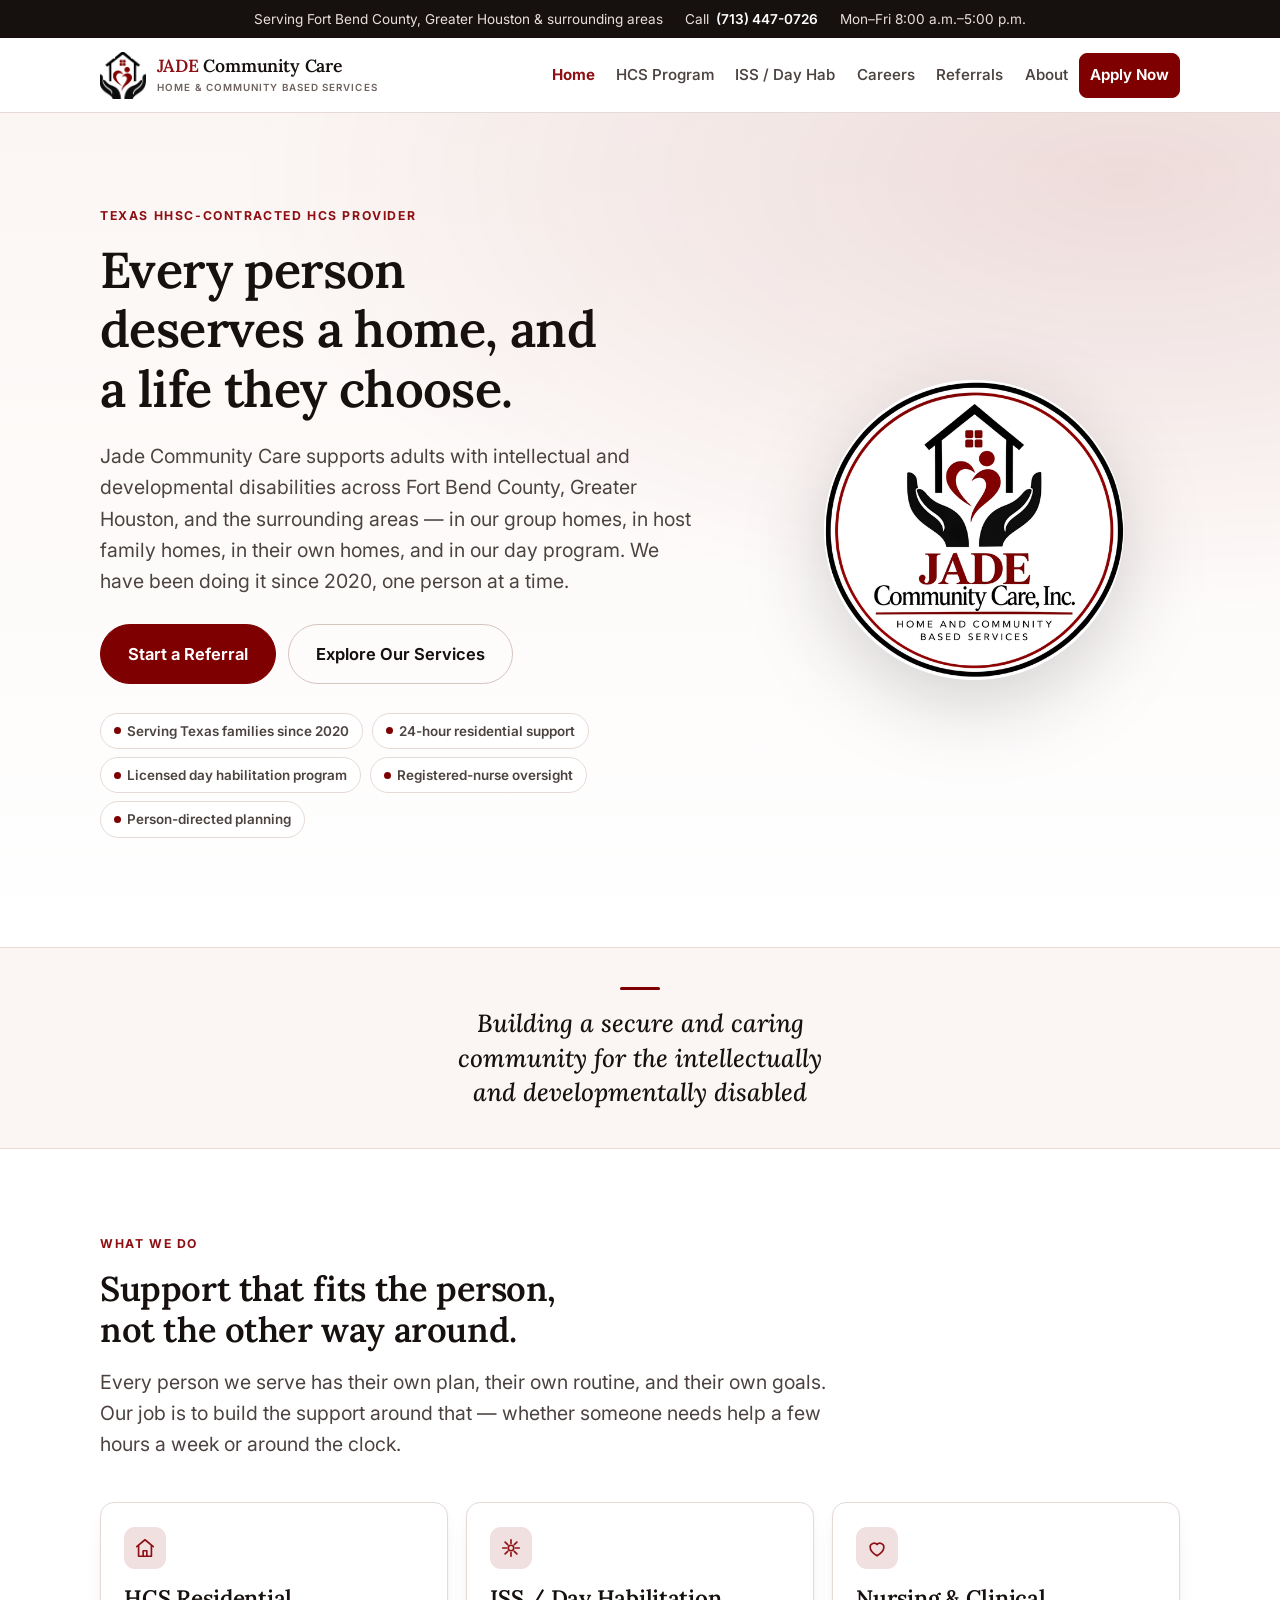
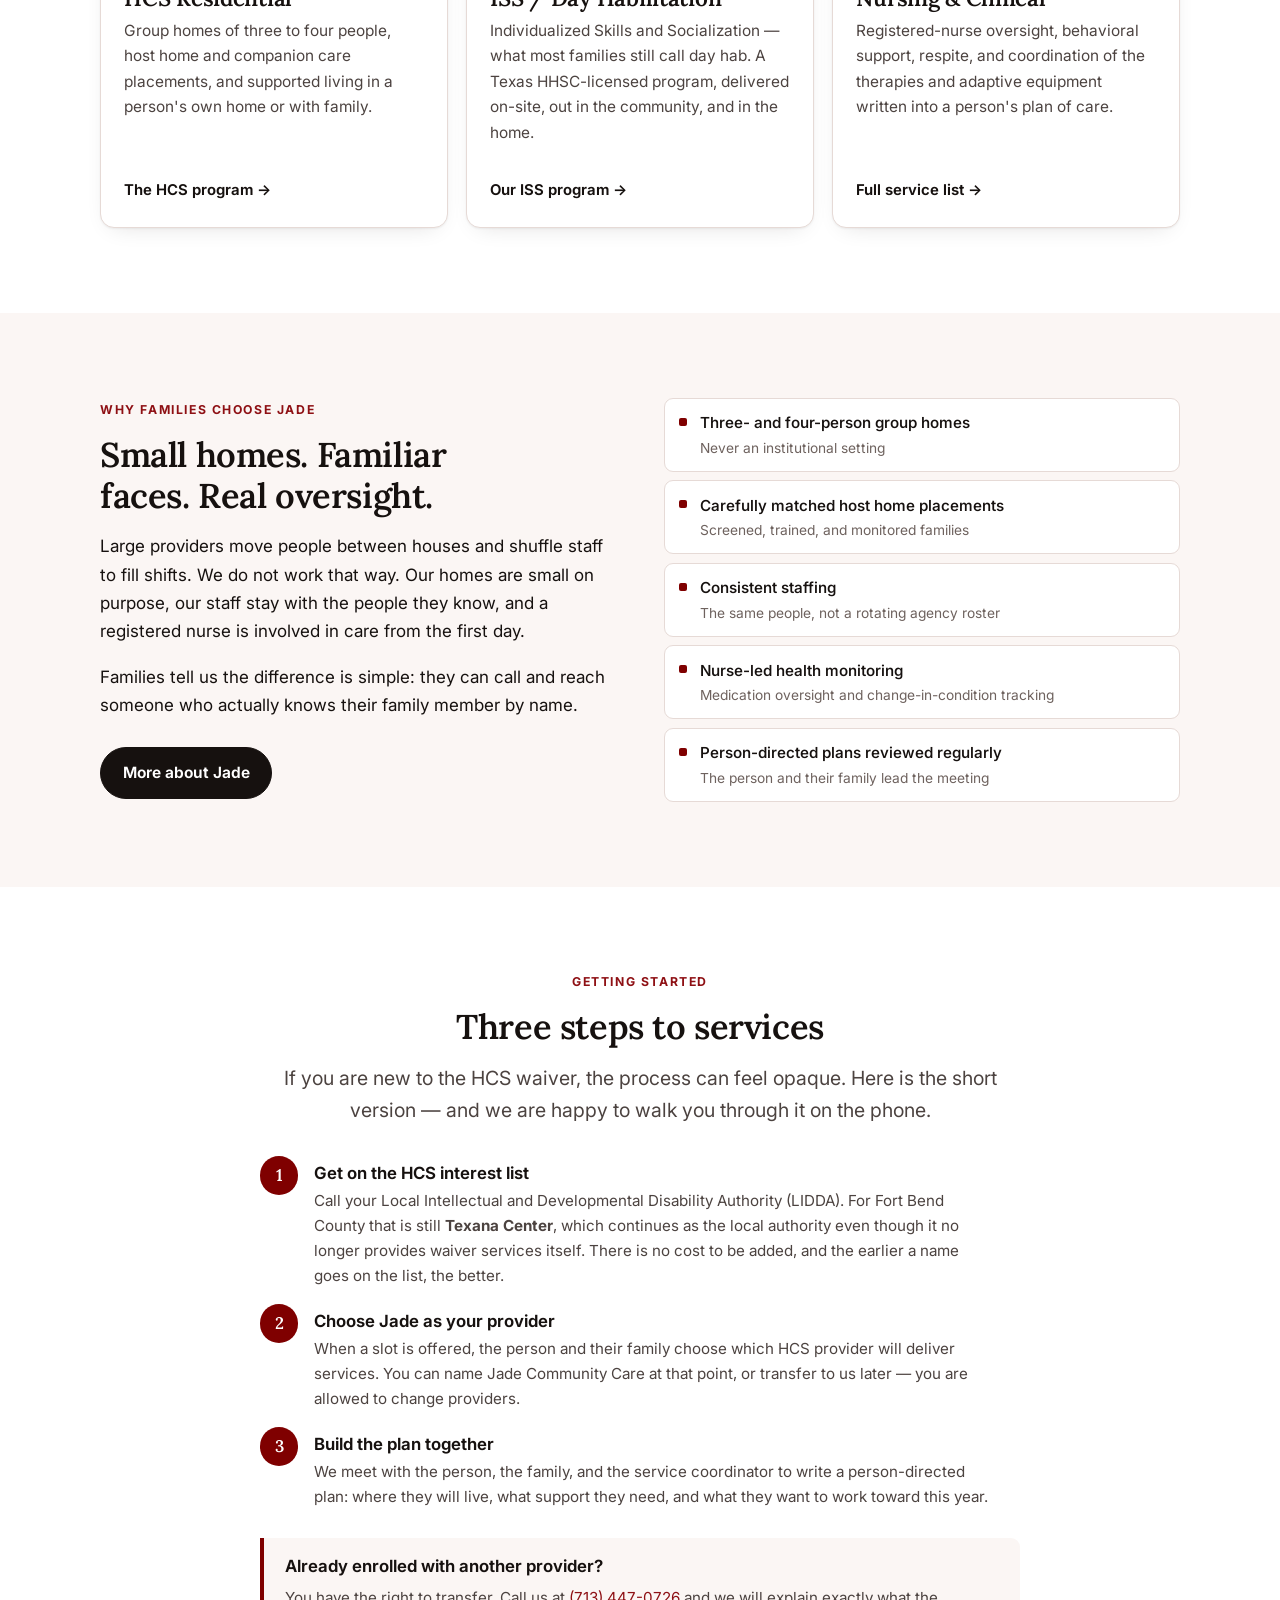
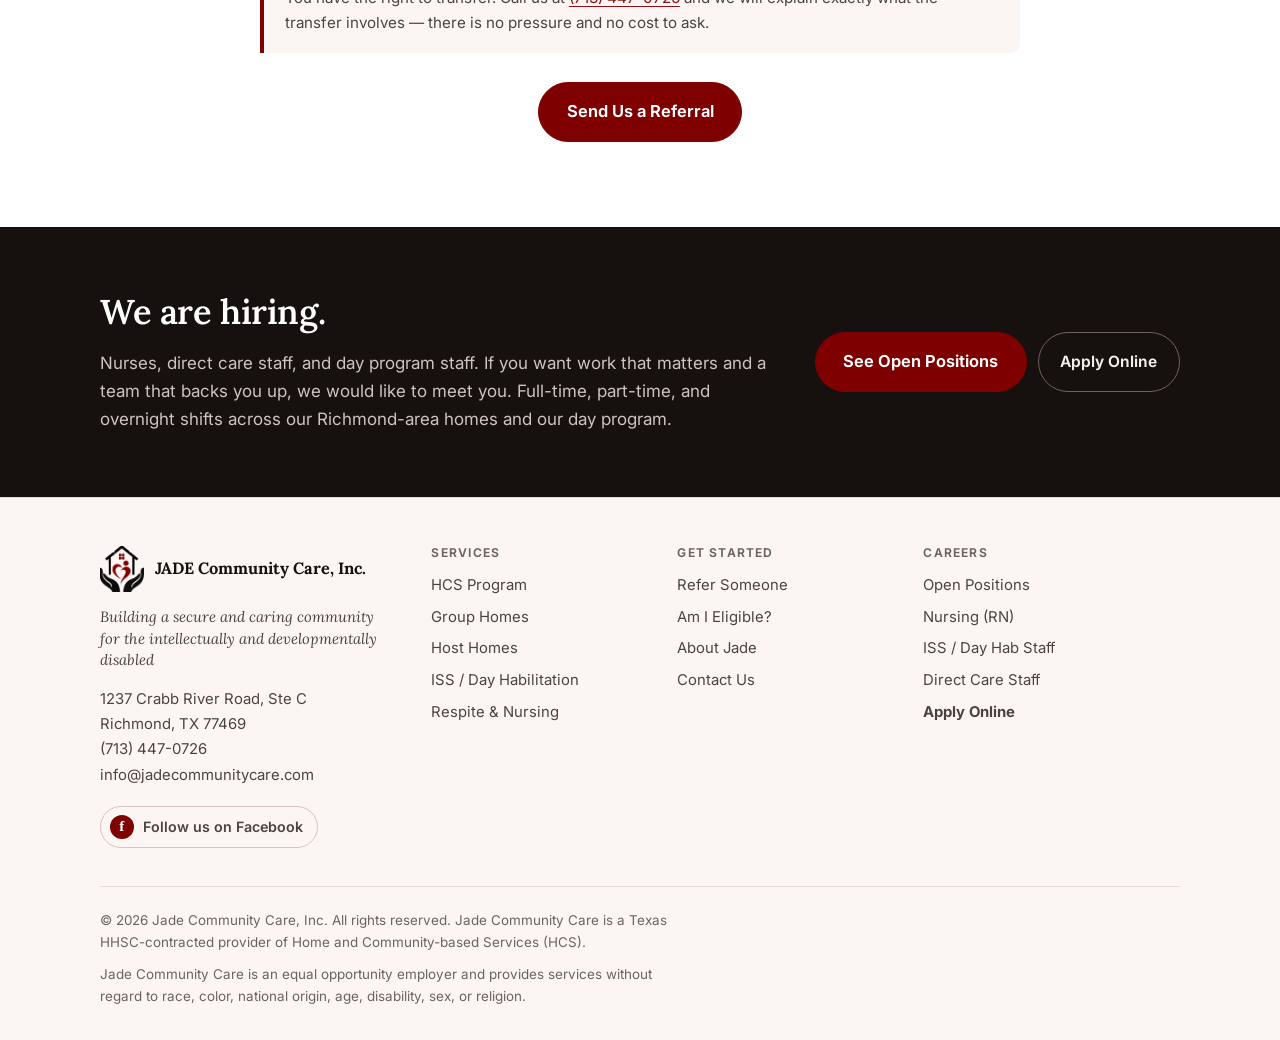
<file: index.html>
<!DOCTYPE html>
<html lang="en">
<head>
<meta charset="utf-8">
<meta name="viewport" content="width=device-width, initial-scale=1">
<title>Jade Community Care, Inc. | HCS Provider in Richmond, Texas</title>
<meta name="description" content="Jade Community Care provides Home and Community-based Services (HCS) and Individualized Skills and Socialization (day hab) to adults with intellectual and developmental disabilities in Fort Bend County, Greater Houston, and surrounding areas.">
<link rel="canonical" href="https://jadecommunitycare.com/">
<meta property="og:type" content="website">
<meta property="og:site_name" content="Jade Community Care, Inc.">
<meta property="og:title" content="Jade Community Care, Inc. | HCS Provider in Richmond, Texas">
<meta property="og:description" content="Jade Community Care provides Home and Community-based Services (HCS) and Individualized Skills and Socialization (day hab) to adults with intellectual and developmental disabilities in Fort Bend County, Greater Houston, and surrounding areas.">
<meta property="og:image" content="https://jadecommunitycare.com/assets/logo-512.png">
<meta name="twitter:card" content="summary">
<meta name="theme-color" content="#7F0000">
<link rel="icon" href="assets/favicon.ico" sizes="any">
<link rel="icon" type="image/png" href="assets/logo-192.png">
<link rel="apple-touch-icon" href="assets/logo-192.png">
<link rel="preconnect" href="https://fonts.googleapis.com">
<link rel="preconnect" href="https://fonts.gstatic.com" crossorigin>
<link href="https://fonts.googleapis.com/css2?family=Inter:wght@400;500;600;700&family=Lora:wght@500;600;700&display=swap" rel="stylesheet">
<link rel="stylesheet" href="assets/styles.css">
<script type="application/ld+json">
{
  "@context": "https://schema.org",
  "@type": "LocalBusiness",
  "name": "Jade Community Care, Inc.",
  "description": "Texas HHSC-contracted provider of Home and Community-based Services (HCS) and Individualized Skills and Socialization for adults with intellectual and developmental disabilities in Fort Bend County, Greater Houston, and surrounding areas.",
  "url": "https://jadecommunitycare.com/",
  "logo": "https://jadecommunitycare.com/assets/logo-512.png",
  "slogan": "Building a secure and caring community for the intellectually and developmentally disabled",
  "telephone": "(713) 447-0726",
  "email": "info@jadecommunitycare.com",
  "address": {
    "@type": "PostalAddress",
    "streetAddress": "1237 Crabb River Road, Ste C",
    "addressLocality": "Richmond",
    "addressRegion": "TX",
    "postalCode": "77469",
    "addressCountry": "US"
  },
  "areaServed": "Fort Bend County, Greater Houston, and surrounding areas in Texas",
  "sameAs": ["https://www.facebook.com/p/JADE-Community-Care-Inc-100076214989633/"],
  "openingHoursSpecification": {
    "@type": "OpeningHoursSpecification",
    "dayOfWeek": ["Monday","Tuesday","Wednesday","Thursday","Friday"],
    "opens": "08:00", "closes": "17:00"
  }
}
</script>
</head>
<body>
<a class="skip" href="#main">Skip to main content</a>
<div class="topbar"><div class="wrap">
  <span>Serving Fort Bend County, Greater Houston &amp; surrounding areas</span>
  <span>Call <a href="tel:+17134470726">(713) 447-0726</a></span>
  <span>Mon&ndash;Fri 8:00&nbsp;a.m.&ndash;5:00&nbsp;p.m.</span>
</div></div>
<header class="site-header"><div class="wrap">
  <a class="brand" href="index.html">
    <img src="assets/mark.png" alt="" width="46" height="48">
    <span><b><i>JADE</i> Community Care</b><small>Home &amp; Community Based Services</small></span>
  </a>
  <button class="nav-toggle" type="button" aria-expanded="false" aria-controls="nav">
    <svg width="16" height="16" viewBox="0 0 24 24" fill="none" stroke="currentColor" stroke-width="2.2" stroke-linecap="round" aria-hidden="true"><path d="M4 7h16M4 12h16M4 17h16"/></svg>
    Menu
  </button>
  <nav class="nav" id="nav" aria-label="Main">
    <a href="index.html" aria-current="page">Home</a><a href="hcs.html">HCS Program</a><a href="iss.html">ISS / Day Hab</a><a href="careers.html">Careers</a><a href="refer.html">Referrals</a><a href="about.html">About</a>
    <a class="btn btn--primary" href="apply.html">Apply Now</a>
  </nav>
</div></header>
<main id="main">

<section class="hero"><div class="wrap">
  <div>
    <p class="eyebrow">Texas HHSC-Contracted HCS Provider</p>
    <h1>Every person deserves a home, and a life they choose.</h1>
    <p class="lede">Jade Community Care supports adults with intellectual and developmental
    disabilities across Fort Bend County, Greater Houston, and the surrounding areas &mdash; in our
    group homes, in host family homes, in their own homes, and in our day program. We have been
    doing it since 2020, one person at a time.</p>
    <div class="btn-row">
      <a class="btn btn--primary btn--lg" href="refer.html">Start a Referral</a>
      <a class="btn btn--ghost btn--lg" href="hcs.html">Explore Our Services</a>
    </div>
    <ul class="trust">
      <li>Serving Texas families since 2020</li>
      <li>24-hour residential support</li>
      <li>Licensed day habilitation program</li>
      <li>Registered-nurse oversight</li>
      <li>Person-directed planning</li>
    </ul>
  </div>
  <div class="hero-art"><img src="assets/logo-512.png" alt="Jade Community Care, Inc. logo" width="512" height="512"></div>
</div></section>

<section class="motto-band"><div class="wrap">
  <p class="motto">Building a secure and caring community for the intellectually and developmentally disabled</p>
</div></section>

<section class="section"><div class="wrap">
  <div class="narrow">
    <p class="eyebrow">What We Do</p>
    <h2>Support that fits the person, not the other way around.</h2>
    <p class="lede">Every person we serve has their own plan, their own routine, and their own
    goals. Our job is to build the support around that &mdash; whether someone needs help a few
    hours a week or around the clock.</p>
  </div>
  <div class="grid grid--3" style="margin-top:2.6rem">
    <a class="card card--link" href="hcs.html">
      <span class="card-ico" aria-hidden="true"><svg viewBox="0 0 24 24"><path d="M3 10.5 12 3l9 7.5"/><path d="M5 9.5V21h14V9.5"/><path d="M10 21v-6h4v6"/></svg></span>
      <h3>HCS Residential</h3>
      <p>Group homes of three to four people, host home and companion care placements, and
      supported living in a person's own home or with family.</p>
      <span class="card-link">The HCS program</span>
    </a>
    <a class="card card--link" href="iss.html">
      <span class="card-ico" aria-hidden="true"><svg viewBox="0 0 24 24"><path d="M12 3v4M12 17v4M3 12h4M17 12h4M5.6 5.6l2.8 2.8M15.6 15.6l2.8 2.8M18.4 5.6l-2.8 2.8M8.4 15.6l-2.8 2.8"/><circle cx="12" cy="12" r="3"/></svg></span>
      <h3>ISS / Day Habilitation</h3>
      <p>Individualized Skills and Socialization &mdash; what most families still call day hab. A
      Texas HHSC-licensed program, delivered on-site, out in the community, and in the home.</p>
      <span class="card-link">Our ISS program</span>
    </a>
    <a class="card card--link" href="hcs.html#services">
      <span class="card-ico" aria-hidden="true"><svg viewBox="0 0 24 24"><path d="M12 20.5s-7.5-4.6-7.5-9.7A4.3 4.3 0 0 1 12 8.2a4.3 4.3 0 0 1 7.5 2.6c0 5.1-7.5 9.7-7.5 9.7Z"/></svg></span>
      <h3>Nursing &amp; Clinical</h3>
      <p>Registered-nurse oversight, behavioral support, respite, and coordination of the therapies
      and adaptive equipment written into a person's plan of care.</p>
      <span class="card-link">Full service list</span>
    </a>
  </div>
</div></section>

<section class="section section--cream"><div class="wrap">
  <div class="grid grid--2" style="gap:3rem;align-items:center">
    <div>
      <p class="eyebrow">Why Families Choose Jade</p>
      <h2>Small homes. Familiar faces. Real oversight.</h2>
      <p>Large providers move people between houses and shuffle staff to fill shifts. We do not
      work that way. Our homes are small on purpose, our staff stay with the people they know, and
      a registered nurse is involved in care from the first day.</p>
      <p>Families tell us the difference is simple: they can call and reach someone who actually
      knows their family member by name.</p>
      <div class="btn-row"><a class="btn btn--dark" href="about.html">More about Jade</a></div>
    </div>
    <div>
      <ul class="svc-list" style="grid-template-columns:1fr">
        <li>Three- and four-person group homes<span>Never an institutional setting</span></li>
        <li>Carefully matched host home placements<span>Screened, trained, and monitored families</span></li>
        <li>Consistent staffing<span>The same people, not a rotating agency roster</span></li>
        <li>Nurse-led health monitoring<span>Medication oversight and change-in-condition tracking</span></li>
        <li>Person-directed plans reviewed regularly<span>The person and their family lead the meeting</span></li>
      </ul>
    </div>
  </div>
</div></section>

<section class="section"><div class="wrap">
  <div class="narrow center" style="margin-inline:auto">
    <p class="eyebrow">Getting Started</p>
    <h2>Three steps to services</h2>
    <p class="lede">If you are new to the HCS waiver, the process can feel opaque. Here is the
    short version &mdash; and we are happy to walk you through it on the phone.</p>
  </div>
  <div style="max-width:760px;margin-inline:auto">
    <ol class="steps">
      <li>
        <h4>Get on the HCS interest list</h4>
        <p>Call your Local Intellectual and Developmental Disability Authority (LIDDA). For Fort
        Bend County that is still <strong>Texana Center</strong>, which continues as the local
        authority even though it no longer provides waiver services itself. There is no cost to be
        added, and the earlier a name goes on the list, the better.</p>
      </li>
      <li>
        <h4>Choose Jade as your provider</h4>
        <p>When a slot is offered, the person and their family choose which HCS provider will
        deliver services. You can name Jade Community Care at that point, or transfer to us later
        &mdash; you are allowed to change providers.</p>
      </li>
      <li>
        <h4>Build the plan together</h4>
        <p>We meet with the person, the family, and the service coordinator to write a
        person-directed plan: where they will live, what support they need, and what they want to
        work toward this year.</p>
      </li>
    </ol>
    <div class="callout">
      <h4>Already enrolled with another provider?</h4>
      <p>You have the right to transfer. Call us at <a href="tel:+17134470726">(713) 447-0726</a>
      and we will explain exactly what the transfer involves &mdash; there is no pressure and no cost
      to ask.</p>
    </div>
    <div class="btn-row center" style="justify-content:center">
      <a class="btn btn--primary btn--lg" href="refer.html">Send Us a Referral</a>
    </div>
  </div>
</div></section>

<section class="band"><div class="wrap">
  <div><h2>We are hiring.</h2><p>Nurses, direct care staff, and day program staff. If you want work that matters and a team that backs you up, we would like to meet you. Full-time, part-time, and overnight shifts across our Richmond-area homes and our day program.</p></div>
  <div class="btn-row" style="margin:0">
    <a class="btn btn--primary btn--lg" href="careers.html">See Open Positions</a><a class="btn btn--ghost" style="border-color:#6E625E;color:#F4EEEB" href="apply.html">Apply Online</a>
  </div>
</div></section>

</main>
<footer class="site-footer"><div class="wrap">
  <div class="cols">
    <div>
      <div class="foot-brand">
        <img src="assets/mark.png" alt="" width="44" height="46">
        <b>JADE Community Care, Inc.</b>
      </div>
      <p class="foot-motto">Building a secure and caring community for the intellectually and developmentally disabled</p>
      <address>
        1237 Crabb River Road, Ste C<br>Richmond, TX 77469<br>
        <a href="tel:+17134470726">(713) 447-0726</a><br>
        <a href="mailto:info@jadecommunitycare.com">info@jadecommunitycare.com</a>
      </address>
      
      <a class="social" href="https://www.facebook.com/p/JADE-Community-Care-Inc-100076214989633/" target="_blank" rel="noopener">
        <span aria-hidden="true">f</span> Follow us on Facebook
      </a>
    </div>
    <div>
      <h4>Services</h4>
      <ul>
        <li><a href="hcs.html">HCS Program</a></li>
        <li><a href="hcs.html#living">Group Homes</a></li>
        <li><a href="hcs.html#living">Host Homes</a></li>
        <li><a href="iss.html">ISS / Day Habilitation</a></li>
        <li><a href="hcs.html#services">Respite &amp; Nursing</a></li>
      </ul>
    </div>
    <div>
      <h4>Get Started</h4>
      <ul>
        <li><a href="refer.html">Refer Someone</a></li>
        <li><a href="hcs.html#eligibility">Am I Eligible?</a></li>
        <li><a href="about.html">About Jade</a></li>
        <li><a href="about.html#contact">Contact Us</a></li>
      </ul>
    </div>
    <div>
      <h4>Careers</h4>
      <ul>
        <li><a href="careers.html">Open Positions</a></li>
        <li><a href="careers.html#nurses">Nursing (RN)</a></li>
        <li><a href="careers.html#iss-staff">ISS / Day Hab Staff</a></li>
        <li><a href="careers.html#dsp">Direct Care Staff</a></li>
        <li><a href="apply.html"><strong>Apply Online</strong></a></li>
      </ul>
    </div>
  </div>
  <div class="colophon">
    <p>&copy; 2026 Jade Community Care, Inc. All rights reserved. Jade Community Care is a Texas
    HHSC-contracted provider of Home and Community-based Services (HCS).</p>
    <p>Jade Community Care is an equal opportunity employer and provides services without regard to
    race, color, national origin, age, disability, sex, or religion.</p>
  </div>
</div></footer>
<script src="assets/app.js"></script>
</body>
</html>
</file>
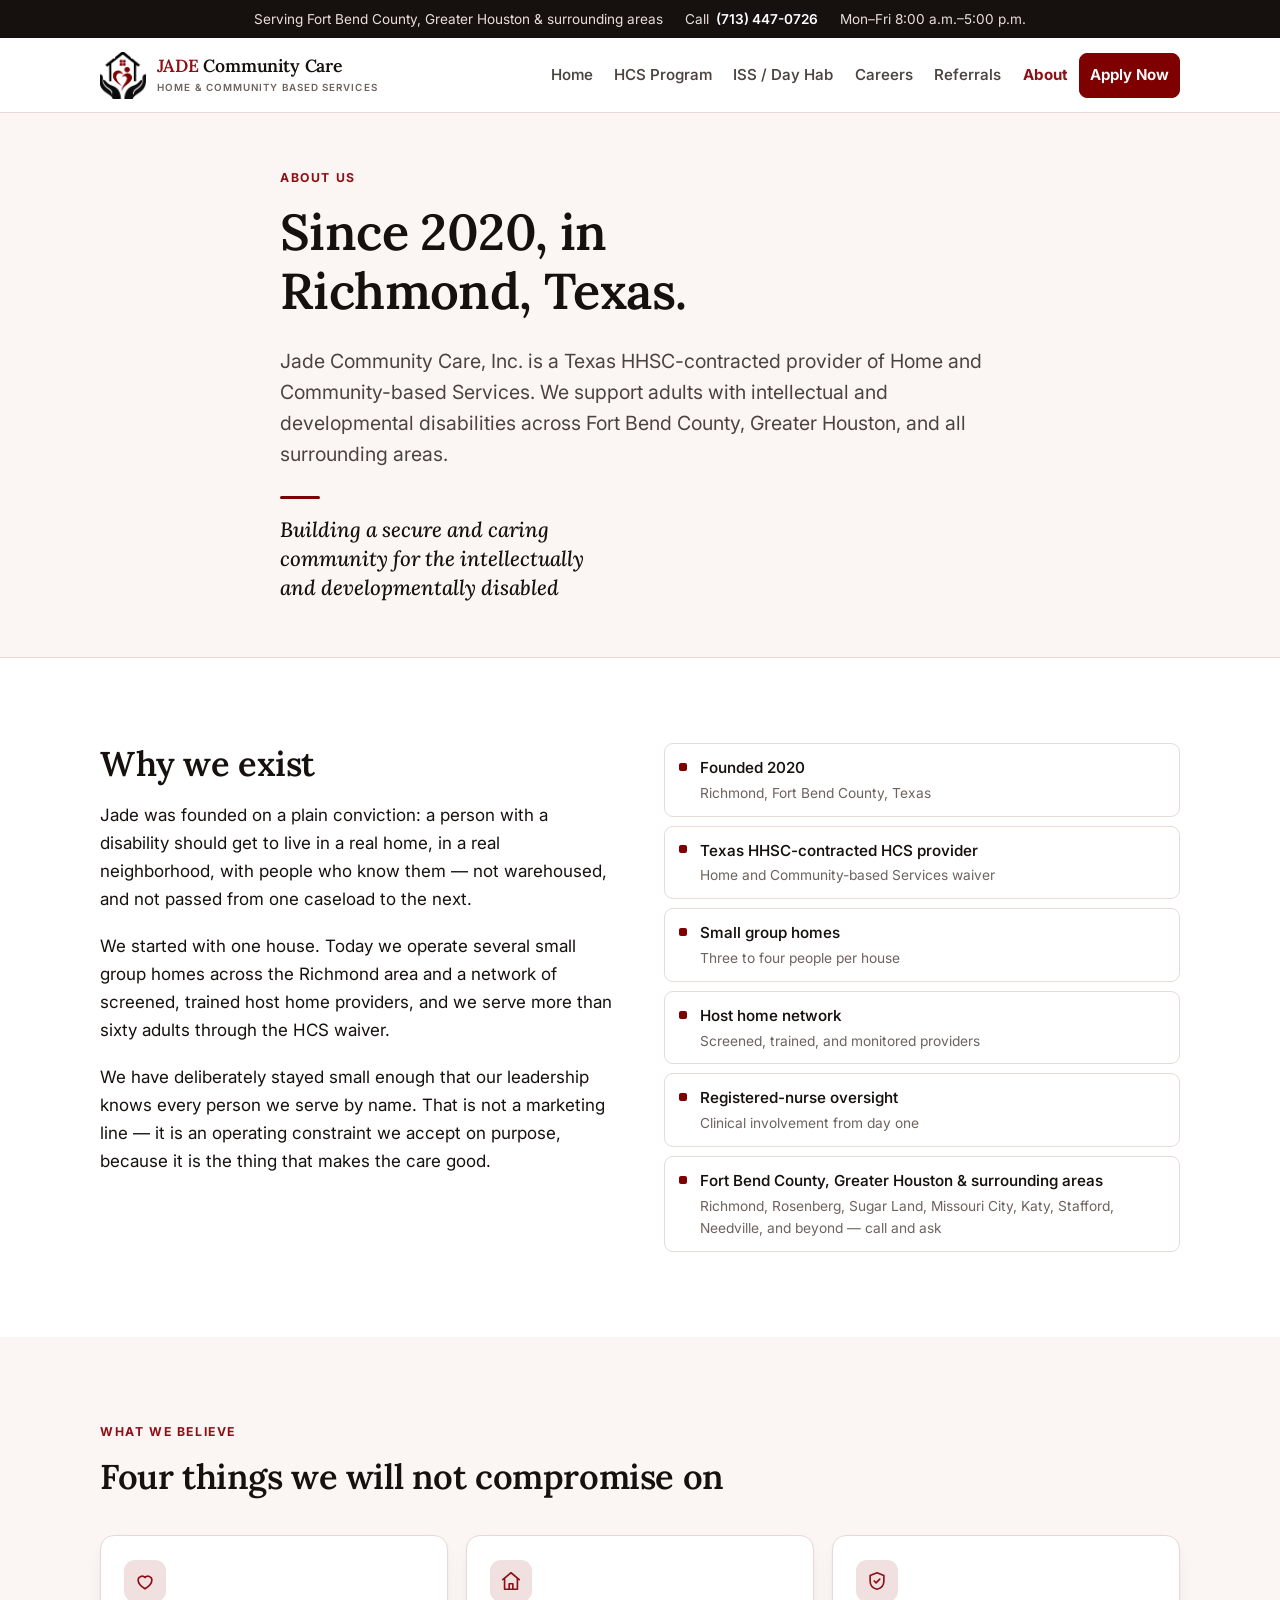
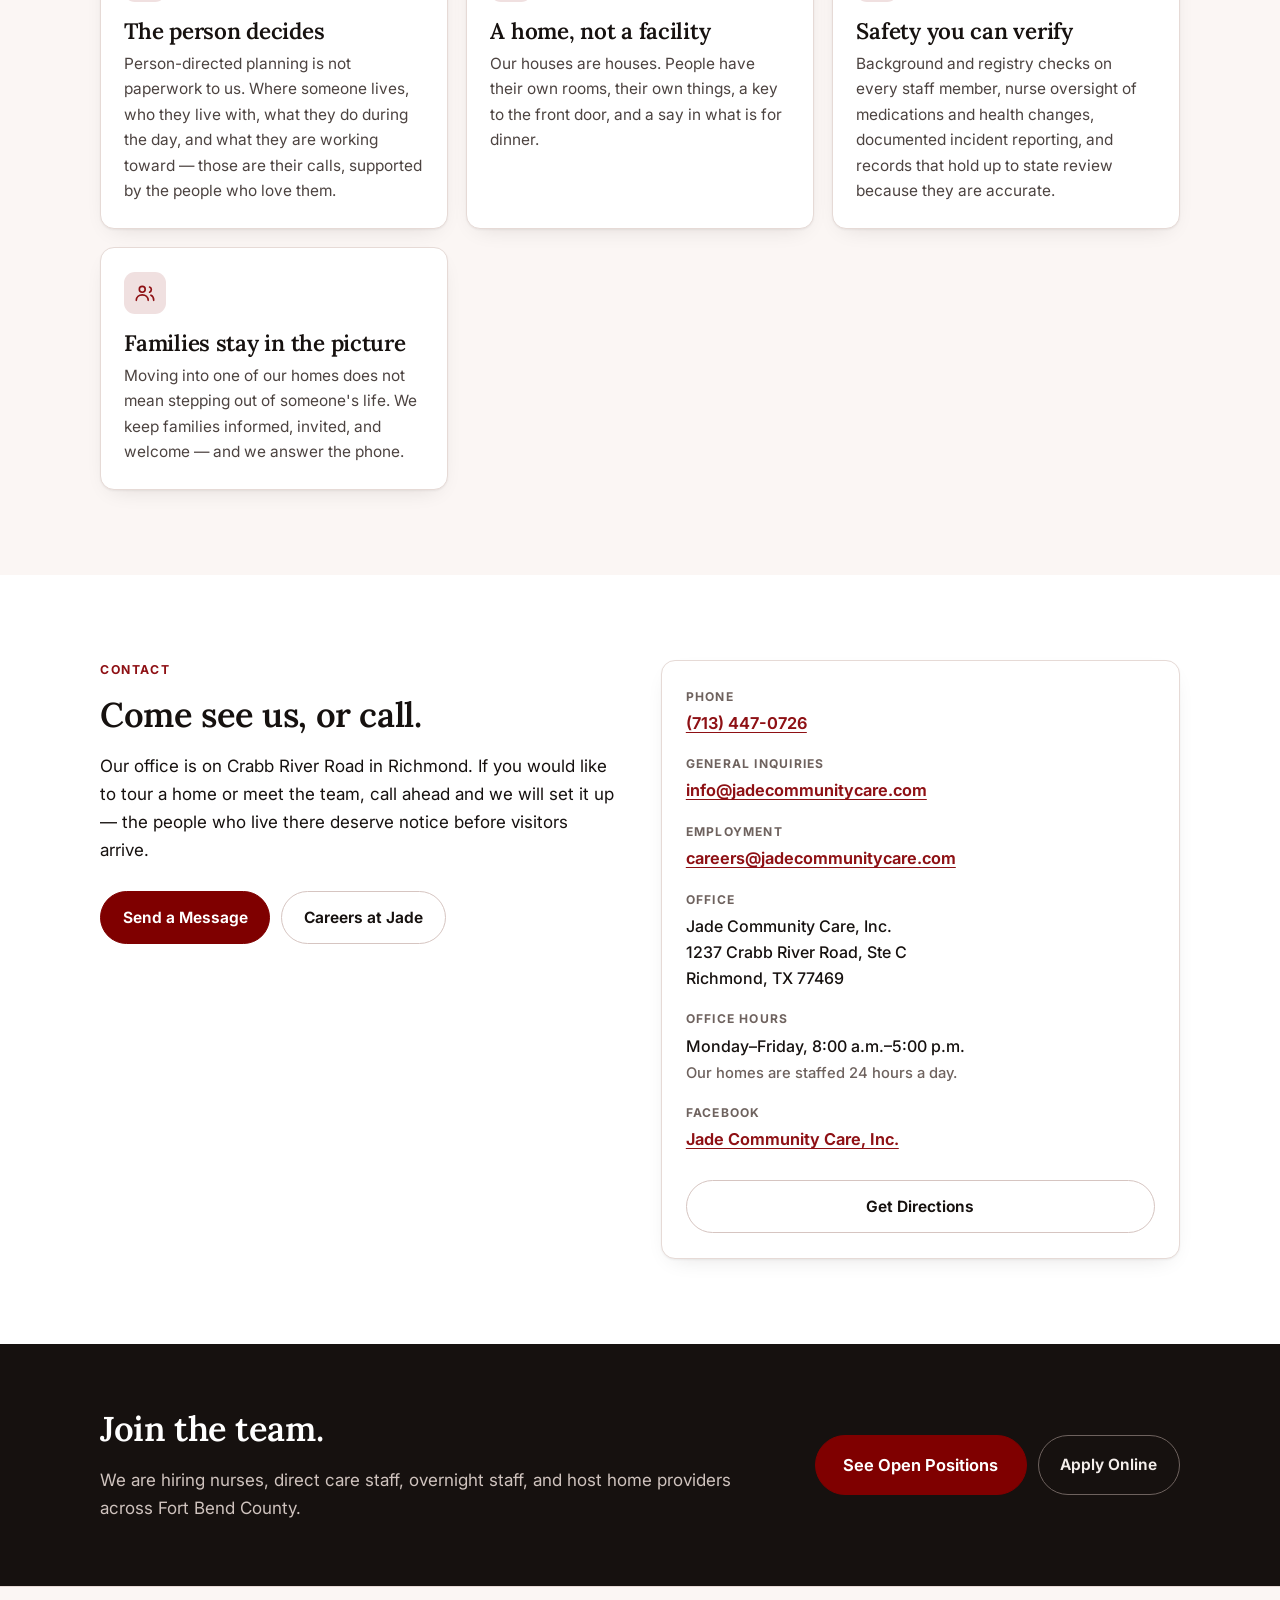
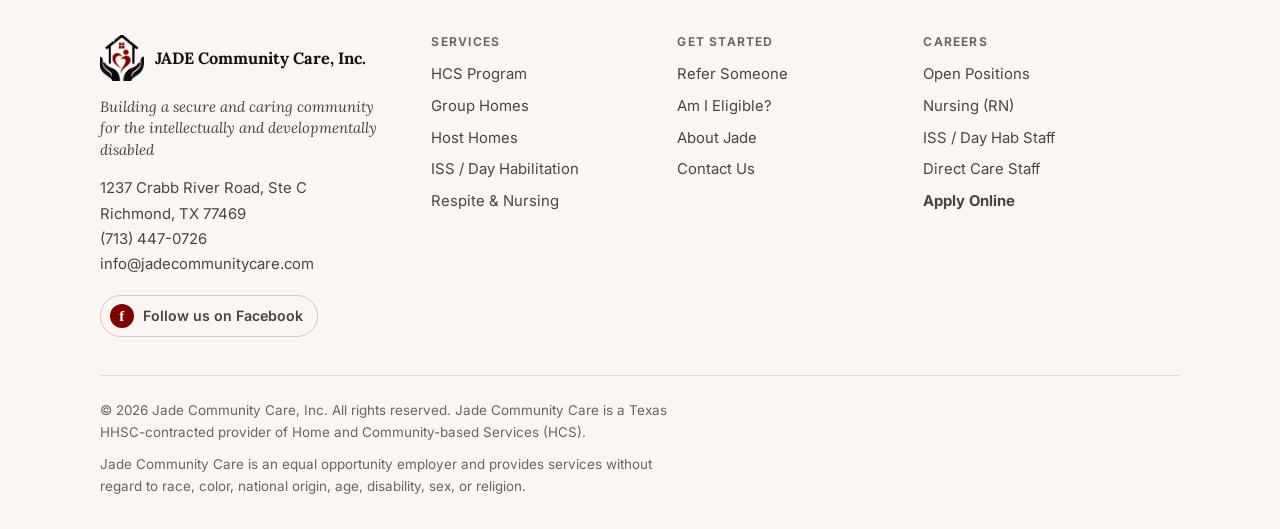
<file: about.html>
<!DOCTYPE html>
<html lang="en">
<head>
<meta charset="utf-8">
<meta name="viewport" content="width=device-width, initial-scale=1">
<title>About Jade Community Care | Richmond, Texas</title>
<meta name="description" content="Jade Community Care, Inc. is a Texas HHSC-contracted HCS provider in Richmond, serving adults with intellectual and developmental disabilities in Fort Bend County, Greater Houston, and surrounding areas since 2020.">
<link rel="canonical" href="https://jadecommunitycare.com/about.html">
<meta property="og:type" content="website">
<meta property="og:site_name" content="Jade Community Care, Inc.">
<meta property="og:title" content="About Jade Community Care | Richmond, Texas">
<meta property="og:description" content="Jade Community Care, Inc. is a Texas HHSC-contracted HCS provider in Richmond, serving adults with intellectual and developmental disabilities in Fort Bend County, Greater Houston, and surrounding areas since 2020.">
<meta property="og:image" content="https://jadecommunitycare.com/assets/logo-512.png">
<meta name="twitter:card" content="summary">
<meta name="theme-color" content="#7F0000">
<link rel="icon" href="assets/favicon.ico" sizes="any">
<link rel="icon" type="image/png" href="assets/logo-192.png">
<link rel="apple-touch-icon" href="assets/logo-192.png">
<link rel="preconnect" href="https://fonts.googleapis.com">
<link rel="preconnect" href="https://fonts.gstatic.com" crossorigin>
<link href="https://fonts.googleapis.com/css2?family=Inter:wght@400;500;600;700&family=Lora:wght@500;600;700&display=swap" rel="stylesheet">
<link rel="stylesheet" href="assets/styles.css">
<script type="application/ld+json">
{
  "@context": "https://schema.org",
  "@type": "LocalBusiness",
  "name": "Jade Community Care, Inc.",
  "description": "Texas HHSC-contracted provider of Home and Community-based Services (HCS) and Individualized Skills and Socialization for adults with intellectual and developmental disabilities in Fort Bend County, Greater Houston, and surrounding areas.",
  "url": "https://jadecommunitycare.com/",
  "logo": "https://jadecommunitycare.com/assets/logo-512.png",
  "slogan": "Building a secure and caring community for the intellectually and developmentally disabled",
  "telephone": "(713) 447-0726",
  "email": "info@jadecommunitycare.com",
  "address": {
    "@type": "PostalAddress",
    "streetAddress": "1237 Crabb River Road, Ste C",
    "addressLocality": "Richmond",
    "addressRegion": "TX",
    "postalCode": "77469",
    "addressCountry": "US"
  },
  "areaServed": "Fort Bend County, Greater Houston, and surrounding areas in Texas",
  "sameAs": ["https://www.facebook.com/p/JADE-Community-Care-Inc-100076214989633/"],
  "openingHoursSpecification": {
    "@type": "OpeningHoursSpecification",
    "dayOfWeek": ["Monday","Tuesday","Wednesday","Thursday","Friday"],
    "opens": "08:00", "closes": "17:00"
  }
}
</script>
</head>
<body>
<a class="skip" href="#main">Skip to main content</a>
<div class="topbar"><div class="wrap">
  <span>Serving Fort Bend County, Greater Houston &amp; surrounding areas</span>
  <span>Call <a href="tel:+17134470726">(713) 447-0726</a></span>
  <span>Mon&ndash;Fri 8:00&nbsp;a.m.&ndash;5:00&nbsp;p.m.</span>
</div></div>
<header class="site-header"><div class="wrap">
  <a class="brand" href="index.html">
    <img src="assets/mark.png" alt="" width="46" height="48">
    <span><b><i>JADE</i> Community Care</b><small>Home &amp; Community Based Services</small></span>
  </a>
  <button class="nav-toggle" type="button" aria-expanded="false" aria-controls="nav">
    <svg width="16" height="16" viewBox="0 0 24 24" fill="none" stroke="currentColor" stroke-width="2.2" stroke-linecap="round" aria-hidden="true"><path d="M4 7h16M4 12h16M4 17h16"/></svg>
    Menu
  </button>
  <nav class="nav" id="nav" aria-label="Main">
    <a href="index.html">Home</a><a href="hcs.html">HCS Program</a><a href="iss.html">ISS / Day Hab</a><a href="careers.html">Careers</a><a href="refer.html">Referrals</a><a href="about.html" aria-current="page">About</a>
    <a class="btn btn--primary" href="apply.html">Apply Now</a>
  </nav>
</div></header>
<main id="main">

<section class="section section--tight" style="background:var(--cream);border-bottom:1px solid var(--line)">
  <div class="wrap narrow">
    <p class="eyebrow">About Us</p>
    <h1>Since 2020, in Richmond, Texas.</h1>
    <p class="lede">Jade Community Care, Inc. is a Texas HHSC-contracted provider of Home and
    Community-based Services. We support adults with intellectual and developmental disabilities
    across Fort Bend County, Greater Houston, and all surrounding areas.</p>
    <p class="motto motto--left">Building a secure and caring community for the intellectually and developmentally disabled</p>
  </div>
</section>

<section class="section"><div class="wrap">
  <div class="grid grid--2" style="gap:3rem;align-items:start">
    <div>
      <h2>Why we exist</h2>
      <p>Jade was founded on a plain conviction: a person with a disability should get to live in a
      real home, in a real neighborhood, with people who know them &mdash; not warehoused, and not
      passed from one caseload to the next.</p>
      <p>We started with one house. Today we operate several small group homes across the Richmond
      area and a network of screened, trained host home providers, and we serve more than sixty
      adults through the HCS waiver.</p>
      <p>We have deliberately stayed small enough that our leadership knows every person we serve by
      name. That is not a marketing line &mdash; it is an operating constraint we accept on purpose,
      because it is the thing that makes the care good.</p>
    </div>
    <div>
      <ul class="svc-list" style="grid-template-columns:1fr">
        <li>Founded 2020<span>Richmond, Fort Bend County, Texas</span></li>
        <li>Texas HHSC-contracted HCS provider<span>Home and Community-based Services waiver</span></li>
        <li>Small group homes<span>Three to four people per house</span></li>
        <li>Host home network<span>Screened, trained, and monitored providers</span></li>
        <li>Registered-nurse oversight<span>Clinical involvement from day one</span></li>
        <li>Fort Bend County, Greater Houston &amp; surrounding areas<span>Richmond, Rosenberg, Sugar Land, Missouri City, Katy, Stafford, Needville, and beyond &mdash; call and ask</span></li>
      </ul>
    </div>
  </div>
</div></section>

<section class="section section--cream"><div class="wrap">
  <div class="narrow">
    <p class="eyebrow">What We Believe</p>
    <h2>Four things we will not compromise on</h2>
  </div>
  <div class="grid grid--2" style="margin-top:2.4rem">
    <div class="card"><span class="card-ico" aria-hidden="true"><svg viewBox="0 0 24 24"><path d="M12 20.5s-7.5-4.6-7.5-9.7A4.3 4.3 0 0 1 12 8.2a4.3 4.3 0 0 1 7.5 2.6c0 5.1-7.5 9.7-7.5 9.7Z"/></svg></span><h3>The person decides</h3>
      <p>Person-directed planning is not paperwork to us. Where someone lives, who they live with,
      what they do during the day, and what they are working toward &mdash; those are their calls,
      supported by the people who love them.</p></div>
    <div class="card"><span class="card-ico" aria-hidden="true"><svg viewBox="0 0 24 24"><path d="M3 10.5 12 3l9 7.5"/><path d="M5 9.5V21h14V9.5"/><path d="M10 21v-6h4v6"/></svg></span><h3>A home, not a facility</h3>
      <p>Our houses are houses. People have their own rooms, their own things, a key to the front
      door, and a say in what is for dinner.</p></div>
    <div class="card"><span class="card-ico" aria-hidden="true"><svg viewBox="0 0 24 24"><path d="M12 3 4.5 6v6c0 4.6 3.2 8 7.5 9 4.3-1 7.5-4.4 7.5-9V6Z"/><path d="m9 12 2 2 4-4"/></svg></span><h3>Safety you can verify</h3>
      <p>Background and registry checks on every staff member, nurse oversight of medications and
      health changes, documented incident reporting, and records that hold up to state review
      because they are accurate.</p></div>
    <div class="card"><span class="card-ico" aria-hidden="true"><svg viewBox="0 0 24 24"><circle cx="9" cy="8" r="3.2"/><path d="M2.5 20c0-3.6 2.9-6 6.5-6s6.5 2.4 6.5 6"/><path d="M17 5.5a3 3 0 0 1 0 5.6"/><path d="M18.5 14.4c2 .8 3 2.6 3 5.6"/></svg></span><h3>Families stay in the picture</h3>
      <p>Moving into one of our homes does not mean stepping out of someone's life. We keep
      families informed, invited, and welcome &mdash; and we answer the phone.</p></div>
  </div>
</div></section>

<section class="section" id="contact"><div class="wrap">
  <div class="grid" style="grid-template-columns:1fr 1fr;gap:2.6rem;align-items:start">
    <div>
      <p class="eyebrow">Contact</p>
      <h2>Come see us, or call.</h2>
      <p>Our office is on Crabb River Road in Richmond. If you would like to tour a home or meet the
      team, call ahead and we will set it up &mdash; the people who live there deserve notice before
      visitors arrive.</p>
      <div class="btn-row">
        <a class="btn btn--primary" href="refer.html">Send a Message</a>
        <a class="btn btn--ghost" href="careers.html">Careers at Jade</a>
      </div>
    </div>
    <div class="contact-card">
      <dl>
        <div><dt>Phone</dt><dd><a href="tel:+17134470726">(713) 447-0726</a></dd></div>
        <div><dt>General inquiries</dt><dd><a href="mailto:info@jadecommunitycare.com">info@jadecommunitycare.com</a></dd></div>
        <div><dt>Employment</dt><dd><a href="mailto:careers@jadecommunitycare.com">careers@jadecommunitycare.com</a></dd></div>
        <div><dt>Office</dt><dd style="font-weight:500;font-size:1rem">Jade Community Care, Inc.<br>1237 Crabb River Road, Ste C<br>Richmond, TX 77469</dd></div>
        <div><dt>Office hours</dt><dd style="font-weight:500;font-size:1rem">Monday&ndash;Friday, 8:00&nbsp;a.m.&ndash;5:00&nbsp;p.m.<br><span style="color:var(--ink-3);font-size:.92rem">Our homes are staffed 24 hours a day.</span></dd></div>
        <div><dt>Facebook</dt><dd><a href="https://www.facebook.com/p/JADE-Community-Care-Inc-100076214989633/" target="_blank" rel="noopener">Jade Community Care, Inc.</a></dd></div>
      </dl>
      <div class="btn-row"><a class="btn btn--ghost btn--block" href="https://www.google.com/maps/search/?api=1&query=1237+Crabb+River+Rd+Ste+C+Richmond+TX+77469" target="_blank" rel="noopener">Get Directions</a></div>
    </div>
  </div>
</div></section>

<section class="band"><div class="wrap">
  <div><h2>Join the team.</h2><p>We are hiring nurses, direct care staff, overnight staff, and host home providers across Fort Bend County.</p></div>
  <div class="btn-row" style="margin:0">
    <a class="btn btn--primary btn--lg" href="careers.html">See Open Positions</a><a class="btn btn--ghost" style="border-color:#6E625E;color:#F4EEEB" href="apply.html">Apply Online</a>
  </div>
</div></section>

</main>
<footer class="site-footer"><div class="wrap">
  <div class="cols">
    <div>
      <div class="foot-brand">
        <img src="assets/mark.png" alt="" width="44" height="46">
        <b>JADE Community Care, Inc.</b>
      </div>
      <p class="foot-motto">Building a secure and caring community for the intellectually and developmentally disabled</p>
      <address>
        1237 Crabb River Road, Ste C<br>Richmond, TX 77469<br>
        <a href="tel:+17134470726">(713) 447-0726</a><br>
        <a href="mailto:info@jadecommunitycare.com">info@jadecommunitycare.com</a>
      </address>
      
      <a class="social" href="https://www.facebook.com/p/JADE-Community-Care-Inc-100076214989633/" target="_blank" rel="noopener">
        <span aria-hidden="true">f</span> Follow us on Facebook
      </a>
    </div>
    <div>
      <h4>Services</h4>
      <ul>
        <li><a href="hcs.html">HCS Program</a></li>
        <li><a href="hcs.html#living">Group Homes</a></li>
        <li><a href="hcs.html#living">Host Homes</a></li>
        <li><a href="iss.html">ISS / Day Habilitation</a></li>
        <li><a href="hcs.html#services">Respite &amp; Nursing</a></li>
      </ul>
    </div>
    <div>
      <h4>Get Started</h4>
      <ul>
        <li><a href="refer.html">Refer Someone</a></li>
        <li><a href="hcs.html#eligibility">Am I Eligible?</a></li>
        <li><a href="about.html">About Jade</a></li>
        <li><a href="about.html#contact">Contact Us</a></li>
      </ul>
    </div>
    <div>
      <h4>Careers</h4>
      <ul>
        <li><a href="careers.html">Open Positions</a></li>
        <li><a href="careers.html#nurses">Nursing (RN)</a></li>
        <li><a href="careers.html#iss-staff">ISS / Day Hab Staff</a></li>
        <li><a href="careers.html#dsp">Direct Care Staff</a></li>
        <li><a href="apply.html"><strong>Apply Online</strong></a></li>
      </ul>
    </div>
  </div>
  <div class="colophon">
    <p>&copy; 2026 Jade Community Care, Inc. All rights reserved. Jade Community Care is a Texas
    HHSC-contracted provider of Home and Community-based Services (HCS).</p>
    <p>Jade Community Care is an equal opportunity employer and provides services without regard to
    race, color, national origin, age, disability, sex, or religion.</p>
  </div>
</div></footer>
<script src="assets/app.js"></script>
</body>
</html>
</file>
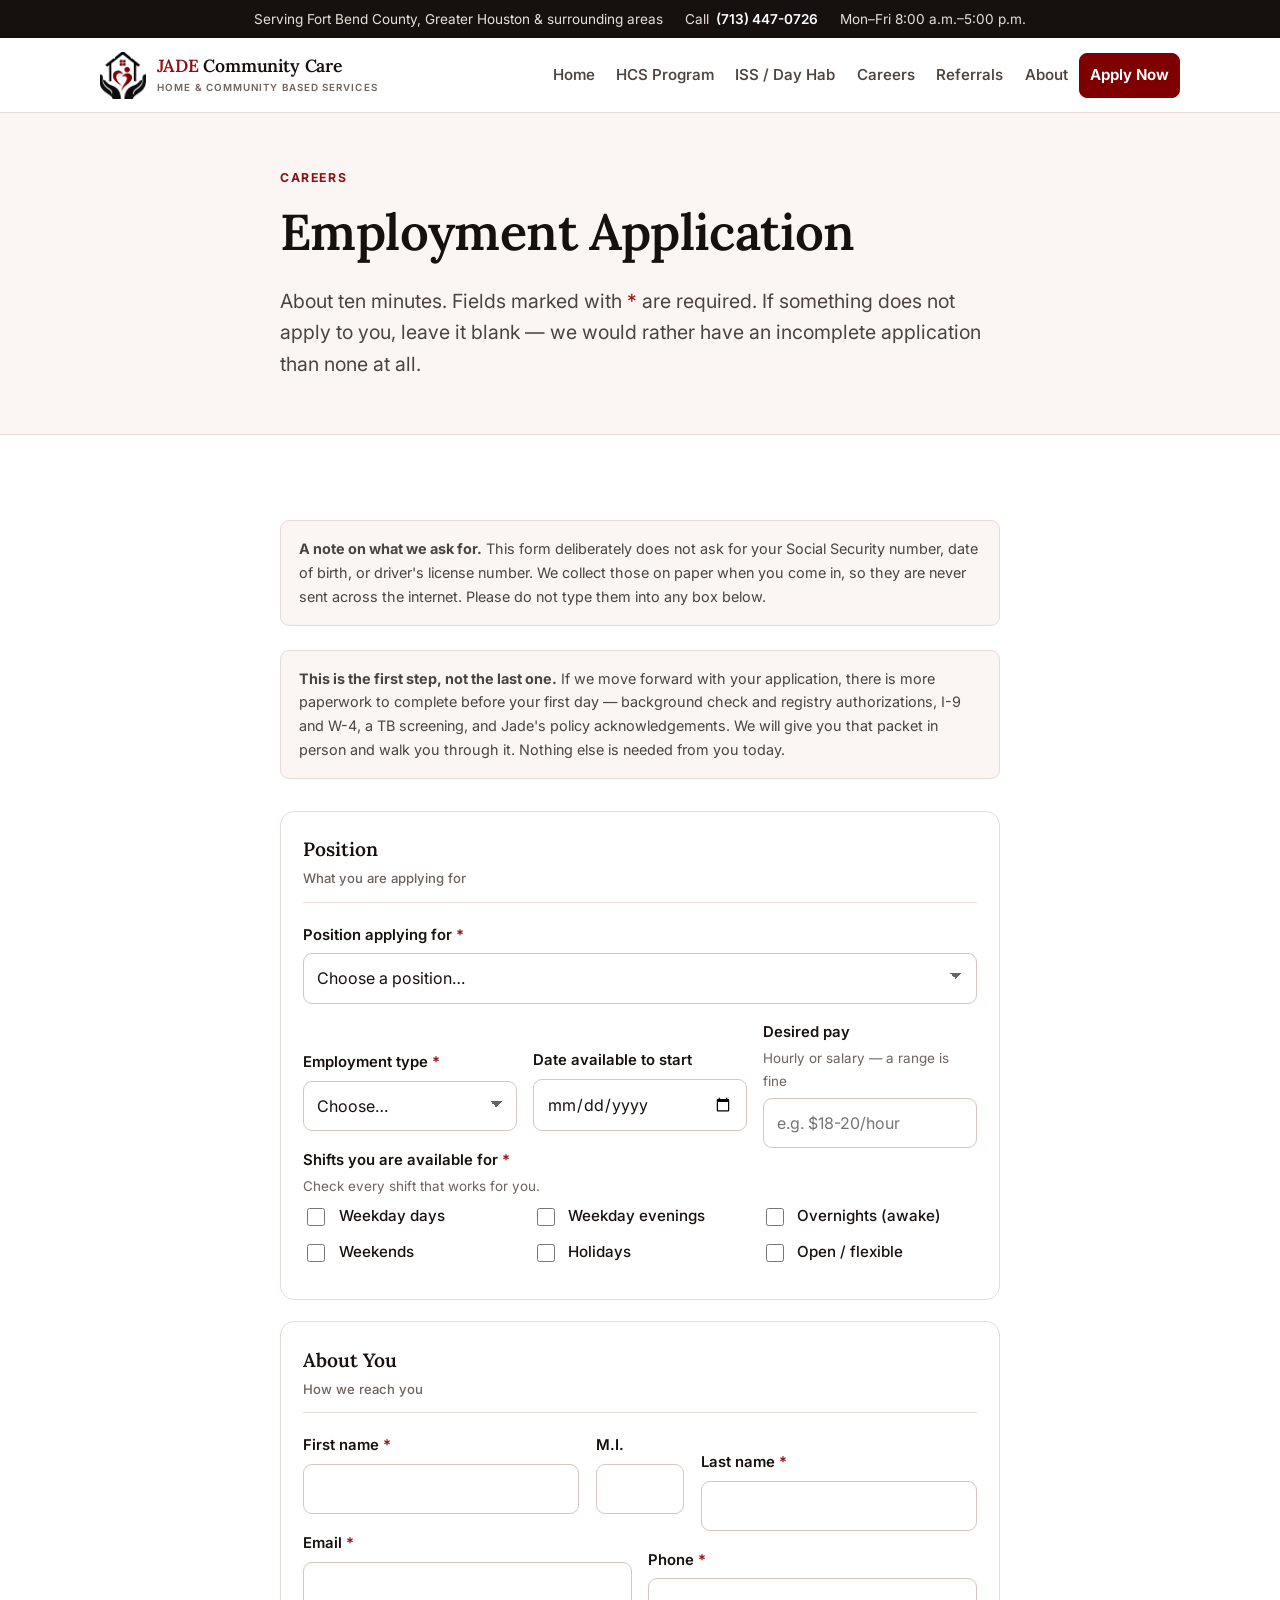
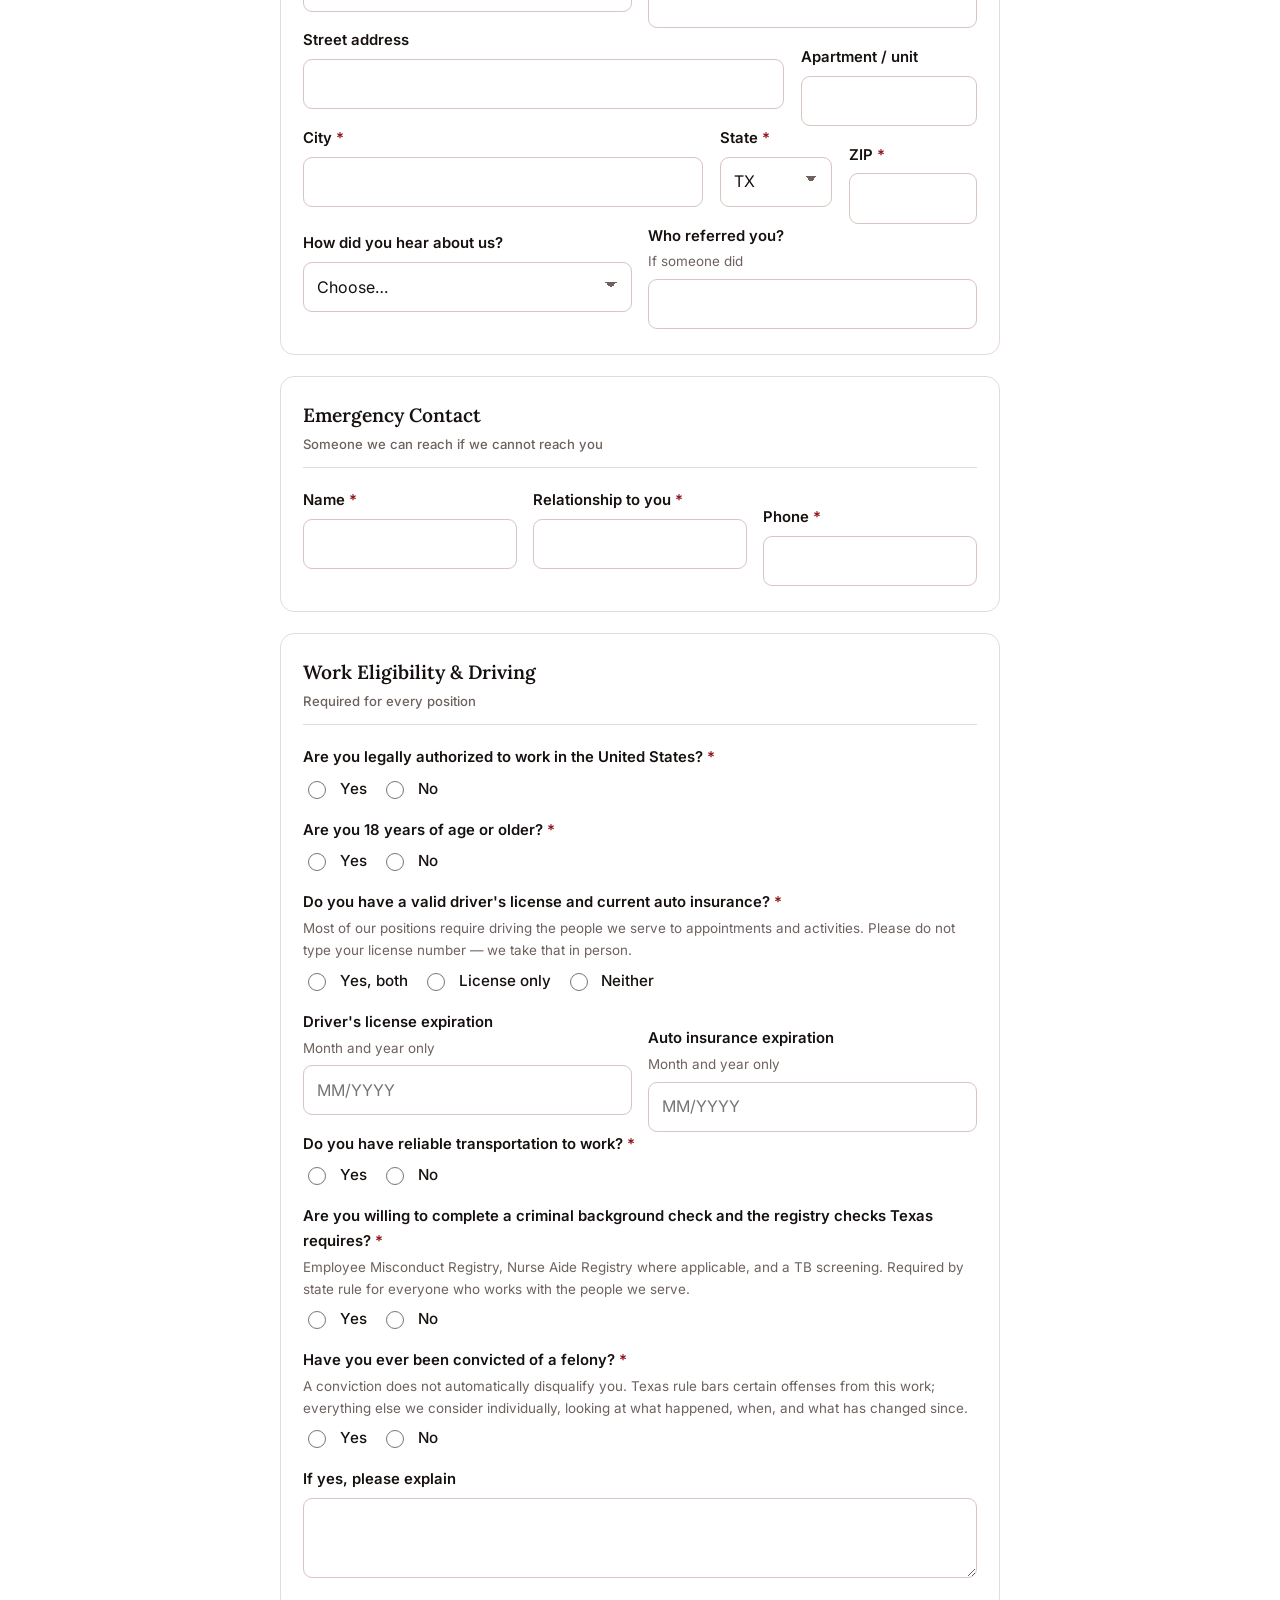
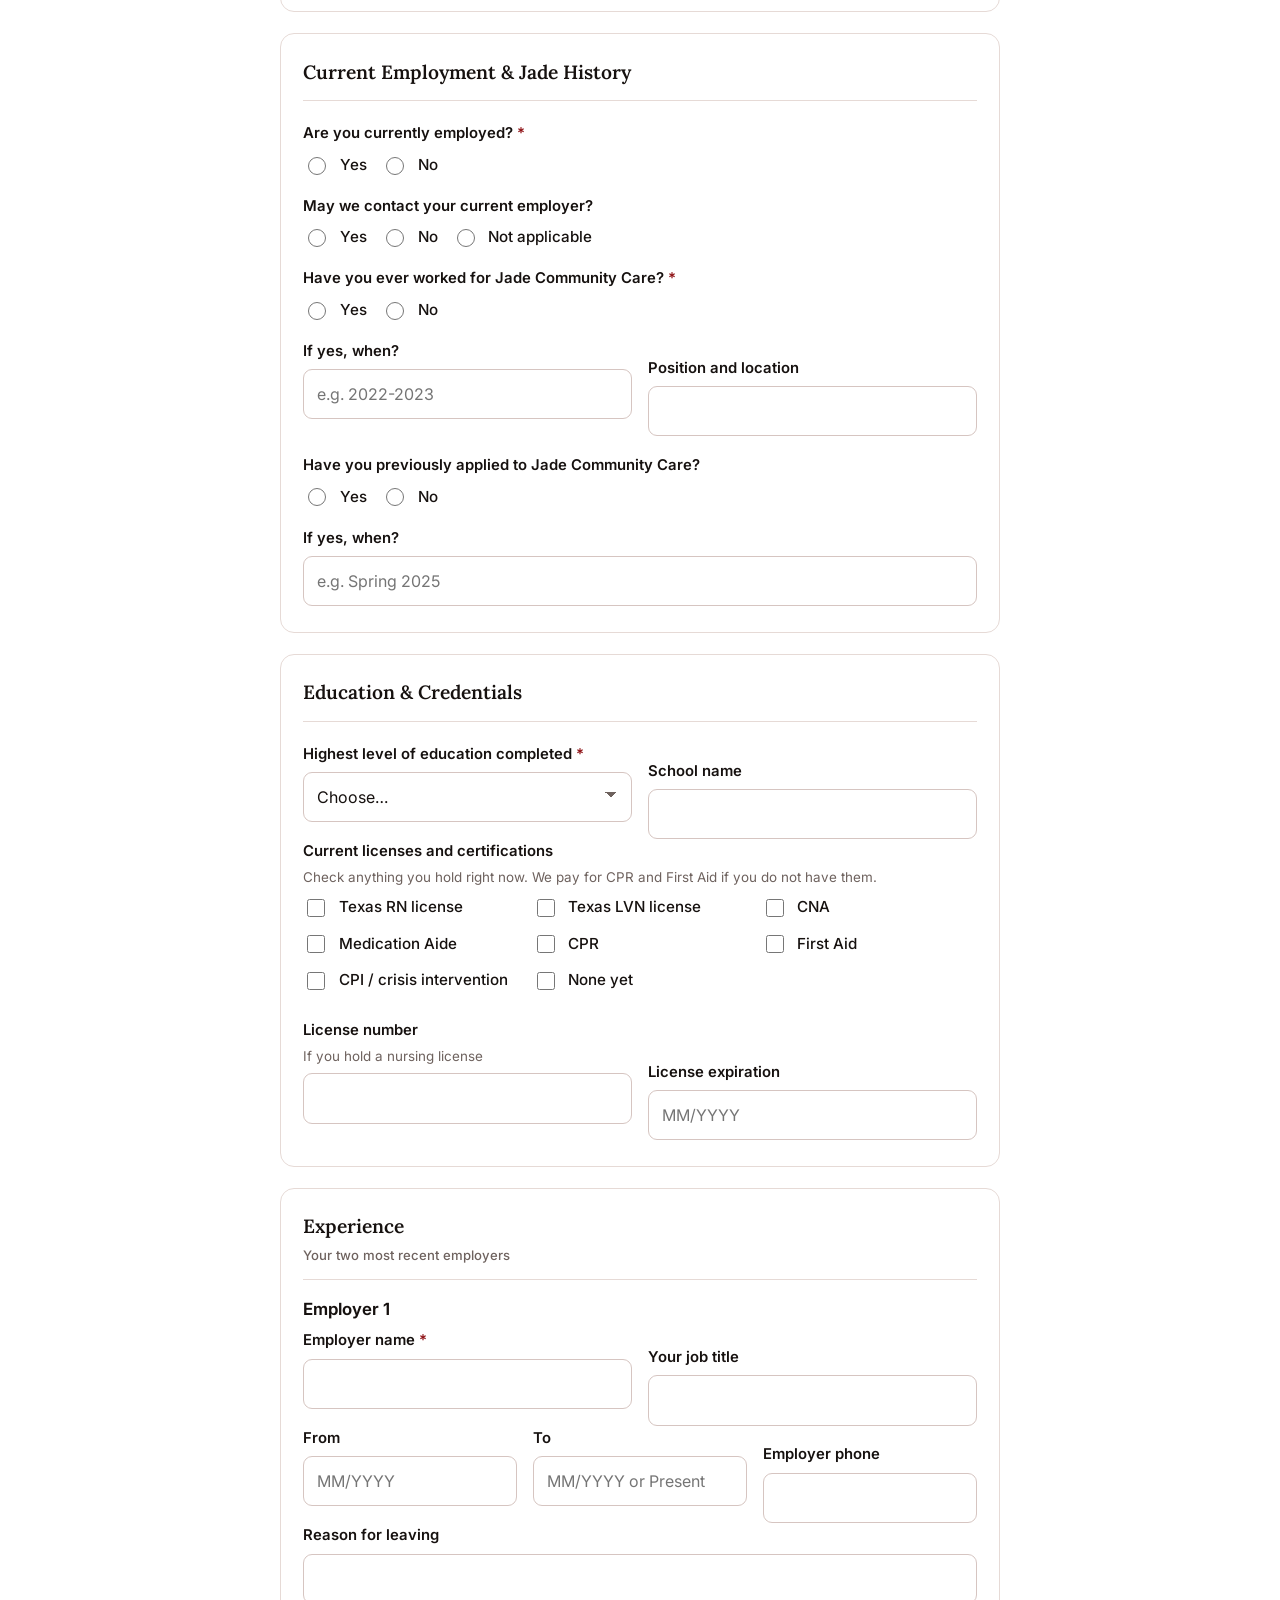
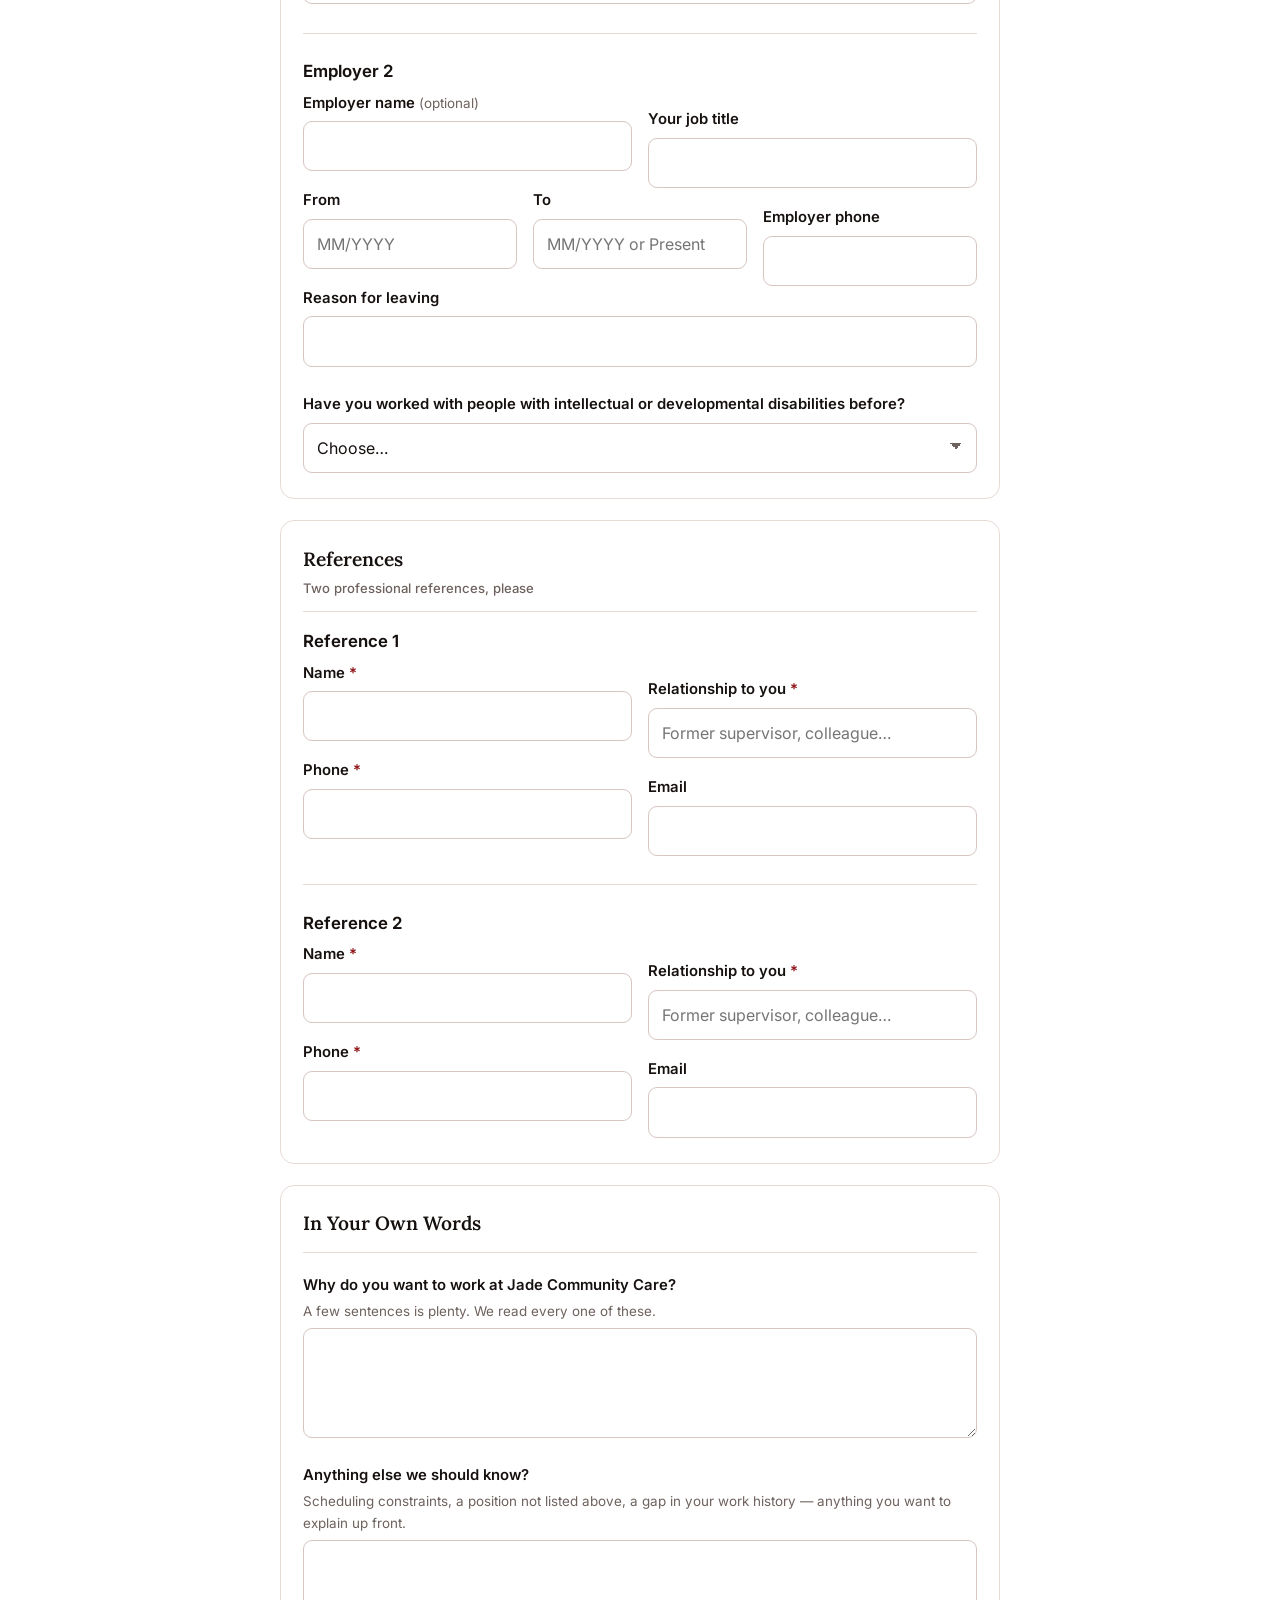
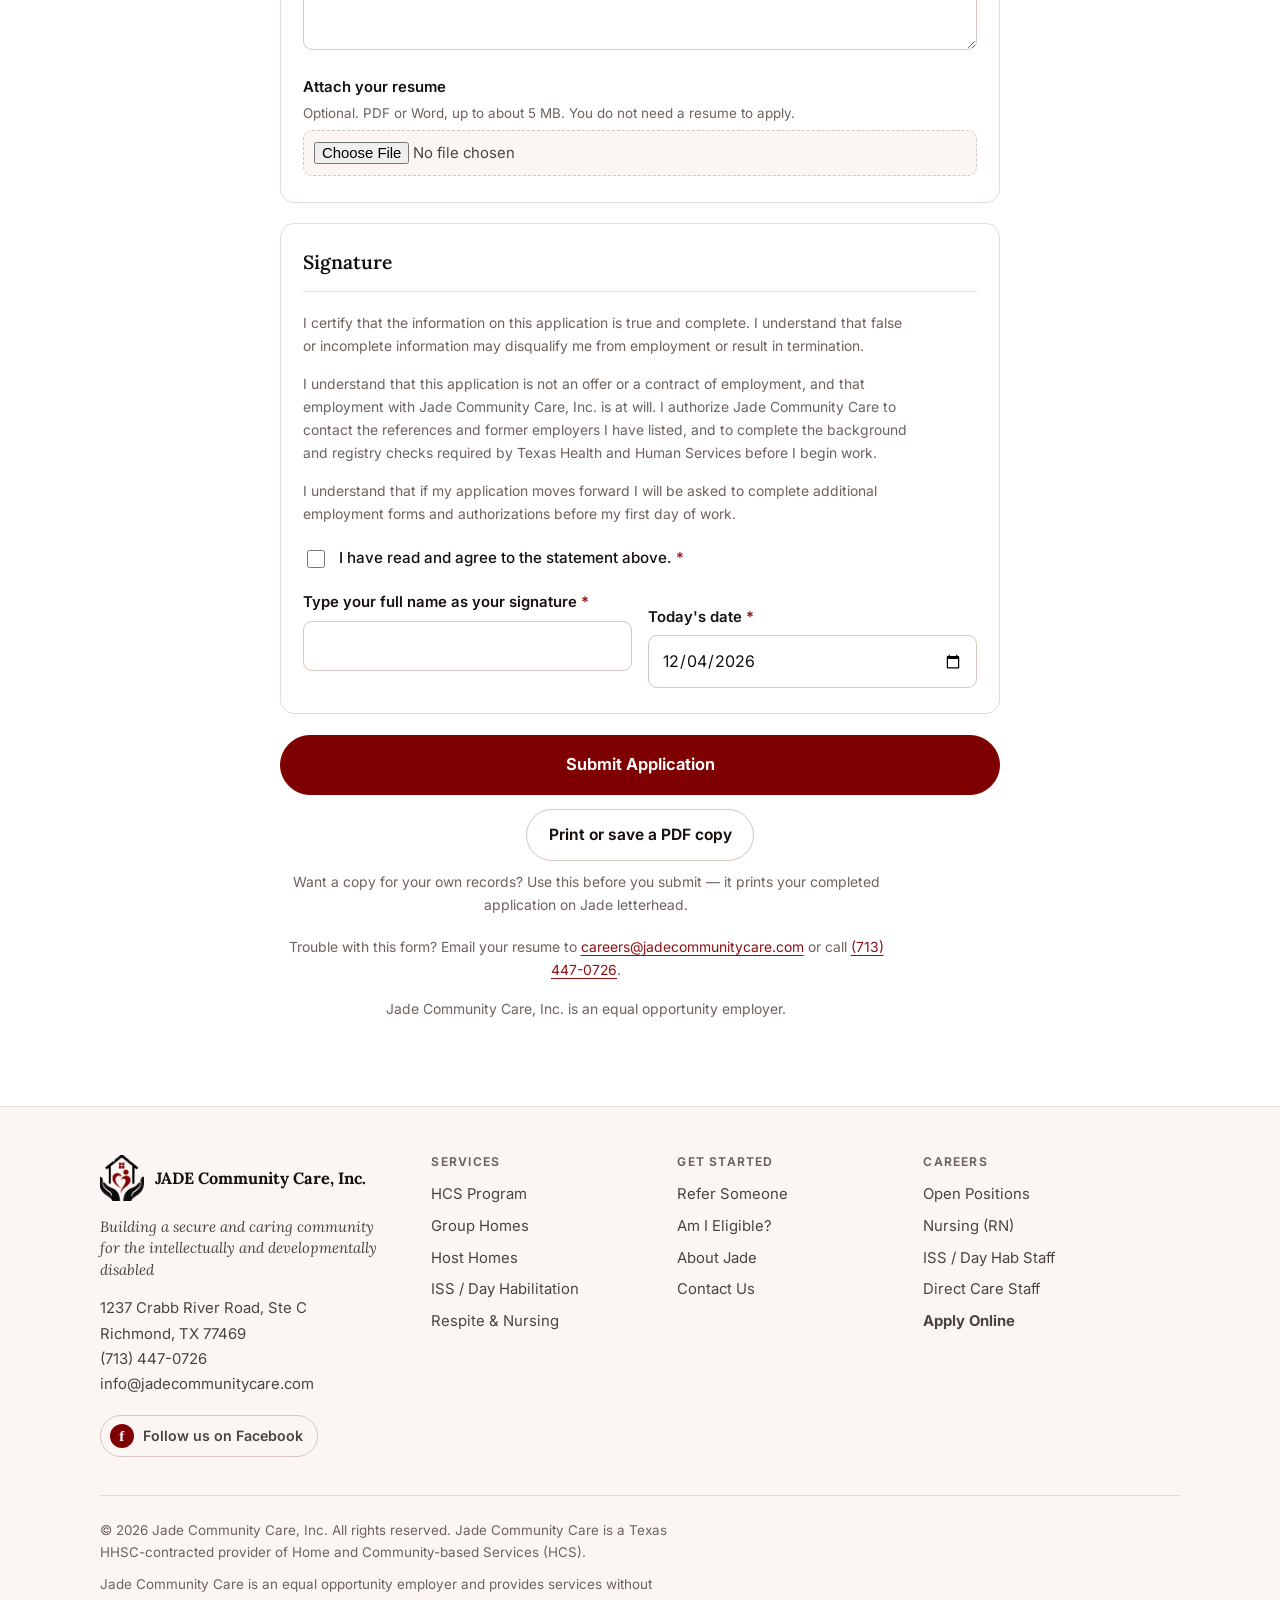
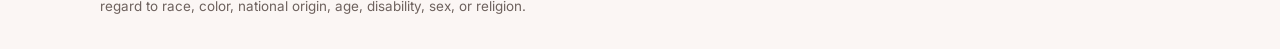
<file: apply.html>
<!DOCTYPE html>
<html lang="en">
<head>
<meta charset="utf-8">
<meta name="viewport" content="width=device-width, initial-scale=1">
<title>Employment Application | Jade Community Care</title>
<meta name="description" content="Apply online for nursing and direct care positions at Jade Community Care in Richmond, Texas. Takes about ten minutes.">
<link rel="canonical" href="https://jadecommunitycare.com/apply.html">
<meta property="og:type" content="website">
<meta property="og:site_name" content="Jade Community Care, Inc.">
<meta property="og:title" content="Employment Application | Jade Community Care">
<meta property="og:description" content="Apply online for nursing and direct care positions at Jade Community Care in Richmond, Texas. Takes about ten minutes.">
<meta property="og:image" content="https://jadecommunitycare.com/assets/logo-512.png">
<meta name="twitter:card" content="summary">
<meta name="theme-color" content="#7F0000">
<link rel="icon" href="assets/favicon.ico" sizes="any">
<link rel="icon" type="image/png" href="assets/logo-192.png">
<link rel="apple-touch-icon" href="assets/logo-192.png">
<link rel="preconnect" href="https://fonts.googleapis.com">
<link rel="preconnect" href="https://fonts.gstatic.com" crossorigin>
<link href="https://fonts.googleapis.com/css2?family=Inter:wght@400;500;600;700&family=Lora:wght@500;600;700&display=swap" rel="stylesheet">
<link rel="stylesheet" href="assets/styles.css">

</head>
<body>
<a class="skip" href="#main">Skip to main content</a>
<div class="topbar"><div class="wrap">
  <span>Serving Fort Bend County, Greater Houston &amp; surrounding areas</span>
  <span>Call <a href="tel:+17134470726">(713) 447-0726</a></span>
  <span>Mon&ndash;Fri 8:00&nbsp;a.m.&ndash;5:00&nbsp;p.m.</span>
</div></div>
<header class="site-header"><div class="wrap">
  <a class="brand" href="index.html">
    <img src="assets/mark.png" alt="" width="46" height="48">
    <span><b><i>JADE</i> Community Care</b><small>Home &amp; Community Based Services</small></span>
  </a>
  <button class="nav-toggle" type="button" aria-expanded="false" aria-controls="nav">
    <svg width="16" height="16" viewBox="0 0 24 24" fill="none" stroke="currentColor" stroke-width="2.2" stroke-linecap="round" aria-hidden="true"><path d="M4 7h16M4 12h16M4 17h16"/></svg>
    Menu
  </button>
  <nav class="nav" id="nav" aria-label="Main">
    <a href="index.html">Home</a><a href="hcs.html">HCS Program</a><a href="iss.html">ISS / Day Hab</a><a href="careers.html">Careers</a><a href="refer.html">Referrals</a><a href="about.html">About</a>
    <a class="btn btn--primary" href="apply.html">Apply Now</a>
  </nav>
</div></header>
<main id="main">

<section class="section section--tight" style="background:var(--cream);border-bottom:1px solid var(--line)">
  <div class="wrap narrow">
    <p class="eyebrow">Careers</p>
    <h1>Employment Application</h1>
    <p class="lede">About ten minutes. Fields marked with <span style="color:var(--red-deep)">*</span>
    are required. If something does not apply to you, leave it blank &mdash; we would rather have an
    incomplete application than none at all.</p>
  </div>
</section>

<section class="section"><div class="wrap narrow">

  <div class="print-only print-head">
    <img src="assets/logo-512.png" alt="">
    <div>
      <b>Jade Community Care, Inc.</b>
      <span>Home and Community Based Services</span>
    </div>
    <div class="doc">
      <strong>Employment Application</strong>
      1237 Crabb River Road, Ste C<br>Richmond, TX 77469 &middot; (713) 447-0726
    </div>
  </div>

  <div class="form-note">
    <strong>A note on what we ask for.</strong> This form deliberately does not ask for your Social
    Security number, date of birth, or driver's license number. We collect those on paper when you
    come in, so they are never sent across the internet. Please do not type them into any box below.
  </div>

  <div class="form-note">
    <strong>This is the first step, not the last one.</strong> If we move forward with your
    application, there is more paperwork to complete before your first day &mdash; background check
    and registry authorizations, I-9 and W-4, a TB screening, and Jade's policy acknowledgements.
    We will give you that packet in person and walk you through it. Nothing else is needed from you
    today.
  </div>

  <form class="form" action="https://formsubmit.co/careers@jadecommunitycare.com" method="POST" enctype="multipart/form-data">
    <input type="hidden" name="_subject" value="New employment application - Jade Community Care">
    <input type="hidden" name="_template" value="box">
    <input type="hidden" name="_captcha" value="false">
    <input type="hidden" name="_next" value="https://jadecommunitycare.com/thank-you.html">
    <input type="hidden" name="_autoresponse" value="Thank you for applying to Jade Community Care. We have received your application and a member of our team will review it shortly. If your experience matches an open position, we will call you within two to three business days. If we move forward, there will be additional forms to complete before your first day of work - we will give you that packet in person and walk you through it. - Jade Community Care, Inc., (713) 447-0726">
    <div class="honey" aria-hidden="true"><label for="_honey">Leave this blank</label><input type="text" id="_honey" name="_honey" tabindex="-1" autocomplete="off"></div>

    <fieldset>
      <legend>Position <small>What you are applying for</small></legend>
      <div class="field">
        <label for="pos">Position applying for <span class="req" aria-hidden="true">*</span></label>
        <select id="pos" name="Position" required>
          <option value="">Choose a position&hellip;</option>
          <option>Registered Nurse (RN)</option>
          <option>ISS / Day Habilitation Staff</option>
          <option>Direct Care Staff / Direct Support Professional</option>
          <option>Overnight Direct Care Staff</option>
          <option>Host Home Provider</option>
          <option>Case Manager / QIDP</option>
          <option>Administrative / Office</option>
          <option>Other &mdash; described below</option>
        </select>
      </div>
      <div class="row row-3">
        <div class="field">
          <label for="emptype">Employment type <span class="req" aria-hidden="true">*</span></label>
          <select id="emptype" name="Employment type" required>
            <option value="">Choose&hellip;</option>
            <option>Full-time</option><option>Part-time</option>
            <option>PRN / As needed</option><option>Either full or part-time</option>
          </select>
        </div>
        <div class="field">
          <label for="start">Date available to start</label>
          <input type="date" id="start" name="Date available">
        </div>
        <div class="field">
          <label for="pay">Desired pay <span class="hint">Hourly or salary &mdash; a range is fine</span></label>
          <input type="text" id="pay" name="Desired pay" placeholder="e.g. $18-20/hour">
        </div>
      </div>
      <div class="field">
        <label>Shifts you are available for <span class="req" aria-hidden="true">*</span>
          <span class="hint">Check every shift that works for you.</span></label>
        <div class="check-grid">
          <div class="check"><input type="checkbox" id="s1" name="Available shifts" value="Weekday days"><label for="s1">Weekday days</label></div>
          <div class="check"><input type="checkbox" id="s2" name="Available shifts" value="Weekday evenings"><label for="s2">Weekday evenings</label></div>
          <div class="check"><input type="checkbox" id="s3" name="Available shifts" value="Overnights (awake)"><label for="s3">Overnights (awake)</label></div>
          <div class="check"><input type="checkbox" id="s4" name="Available shifts" value="Weekends"><label for="s4">Weekends</label></div>
          <div class="check"><input type="checkbox" id="s5" name="Available shifts" value="Holidays"><label for="s5">Holidays</label></div>
          <div class="check"><input type="checkbox" id="s6" name="Available shifts" value="Open / flexible"><label for="s6">Open / flexible</label></div>
        </div>
      </div>
    </fieldset>

    <fieldset>
      <legend>About You <small>How we reach you</small></legend>
      <div class="row row-name">
        <div class="field"><label for="fn">First name <span class="req" aria-hidden="true">*</span></label>
          <input type="text" id="fn" name="First name" required autocomplete="given-name"></div>
        <div class="field"><label for="mi">M.I.</label>
          <input type="text" id="mi" name="Middle initial" maxlength="2" autocomplete="additional-name"></div>
        <div class="field"><label for="ln">Last name <span class="req" aria-hidden="true">*</span></label>
          <input type="text" id="ln" name="Last name" required autocomplete="family-name"></div>
      </div>
      <div class="row">
        <div class="field"><label for="em">Email <span class="req" aria-hidden="true">*</span></label>
          <input type="email" id="em" name="email" required autocomplete="email"></div>
        <div class="field"><label for="ph">Phone <span class="req" aria-hidden="true">*</span></label>
          <input type="tel" id="ph" name="Phone" required autocomplete="tel"></div>
      </div>
      <div class="row row-street">
        <div class="field"><label for="ad">Street address</label>
          <input type="text" id="ad" name="Street address" autocomplete="street-address"></div>
        <div class="field"><label for="apt">Apartment / unit</label>
          <input type="text" id="apt" name="Apartment or unit" autocomplete="address-line2"></div>
      </div>
      <div class="row row-csz">
        <div class="field"><label for="ci">City <span class="req" aria-hidden="true">*</span></label>
          <input type="text" id="ci" name="City" required autocomplete="address-level2"></div>
        <div class="field"><label for="st">State <span class="req" aria-hidden="true">*</span></label>
          <select id="st" name="State" required autocomplete="address-level1"><option></option><option>AL</option><option>AK</option><option>AZ</option><option>AR</option><option>CA</option><option>CO</option><option>CT</option><option>DE</option><option>FL</option><option>GA</option><option>HI</option><option>ID</option><option>IL</option><option>IN</option><option>IA</option><option>KS</option><option>KY</option><option>LA</option><option>ME</option><option>MD</option><option>MA</option><option>MI</option><option>MN</option><option>MS</option><option>MO</option><option>MT</option><option>NE</option><option>NV</option><option>NH</option><option>NJ</option><option>NM</option><option>NY</option><option>NC</option><option>ND</option><option>OH</option><option>OK</option><option>OR</option><option>PA</option><option>RI</option><option>SC</option><option>SD</option><option>TN</option><option selected>TX</option><option>UT</option><option>VT</option><option>VA</option><option>WA</option><option>WV</option><option>WI</option><option>WY</option><option>DC</option></select></div>
        <div class="field"><label for="zp">ZIP <span class="req" aria-hidden="true">*</span></label>
          <input type="text" id="zp" name="ZIP" required inputmode="numeric" autocomplete="postal-code"></div>
      </div>
      <div class="row">
        <div class="field">
          <label for="how">How did you hear about us?</label>
          <select id="how" name="How they heard about us">
            <option value="">Choose&hellip;</option>
            <option>A current or former Jade employee</option>
            <option>Indeed or another job board</option>
            <option>Facebook</option>
            <option>Google search</option>
            <option>A family we serve</option>
            <option>Walk-in or drove past</option>
            <option>Other</option>
          </select>
        </div>
        <div class="field">
          <label for="refby">Who referred you? <span class="hint">If someone did</span></label>
          <input type="text" id="refby" name="Referred by">
        </div>
      </div>
    </fieldset>

    <fieldset>
      <legend>Emergency Contact <small>Someone we can reach if we cannot reach you</small></legend>
      <div class="row row-3">
        <div class="field"><label for="ecn">Name <span class="req" aria-hidden="true">*</span></label>
          <input type="text" id="ecn" name="Emergency contact - Name" required></div>
        <div class="field"><label for="ecr">Relationship to you <span class="req" aria-hidden="true">*</span></label>
          <input type="text" id="ecr" name="Emergency contact - Relationship" required></div>
        <div class="field"><label for="ecp">Phone <span class="req" aria-hidden="true">*</span></label>
          <input type="tel" id="ecp" name="Emergency contact - Phone" required></div>
      </div>
    </fieldset>

    <fieldset>
      <legend>Work Eligibility &amp; Driving <small>Required for every position</small></legend>
      <div class="field">
        <label>Are you legally authorized to work in the United States? <span class="req" aria-hidden="true">*</span></label>
        <div class="radio-row">
          <div class="check"><input type="radio" id="w1" name="Authorized to work in the US" value="Yes" required><label for="w1">Yes</label></div>
          <div class="check"><input type="radio" id="w2" name="Authorized to work in the US" value="No"><label for="w2">No</label></div>
        </div>
      </div>
      <div class="field">
        <label>Are you 18 years of age or older? <span class="req" aria-hidden="true">*</span></label>
        <div class="radio-row">
          <div class="check"><input type="radio" id="a1" name="18 or older" value="Yes" required><label for="a1">Yes</label></div>
          <div class="check"><input type="radio" id="a2" name="18 or older" value="No"><label for="a2">No</label></div>
        </div>
      </div>
      <div class="field">
        <label>Do you have a valid driver's license and current auto insurance? <span class="req" aria-hidden="true">*</span>
          <span class="hint">Most of our positions require driving the people we serve to appointments and activities. Please do not type your license number &mdash; we take that in person.</span></label>
        <div class="radio-row">
          <div class="check"><input type="radio" id="d1" name="Valid license and insurance" value="Yes, both" required><label for="d1">Yes, both</label></div>
          <div class="check"><input type="radio" id="d2" name="Valid license and insurance" value="License only"><label for="d2">License only</label></div>
          <div class="check"><input type="radio" id="d3" name="Valid license and insurance" value="Neither"><label for="d3">Neither</label></div>
        </div>
      </div>
      <div class="row">
        <div class="field"><label for="dlexp">Driver's license expiration <span class="hint">Month and year only</span></label>
          <input type="text" id="dlexp" name="Driver's license expiration" placeholder="MM/YYYY"></div>
        <div class="field"><label for="insexp">Auto insurance expiration <span class="hint">Month and year only</span></label>
          <input type="text" id="insexp" name="Auto insurance expiration" placeholder="MM/YYYY"></div>
      </div>
      <div class="field">
        <label>Do you have reliable transportation to work? <span class="req" aria-hidden="true">*</span></label>
        <div class="radio-row">
          <div class="check"><input type="radio" id="t1" name="Reliable transportation" value="Yes" required><label for="t1">Yes</label></div>
          <div class="check"><input type="radio" id="t2" name="Reliable transportation" value="No"><label for="t2">No</label></div>
        </div>
      </div>
      <div class="field">
        <label>Are you willing to complete a criminal background check and the registry checks Texas requires? <span class="req" aria-hidden="true">*</span>
          <span class="hint">Employee Misconduct Registry, Nurse Aide Registry where applicable, and a TB screening. Required by state rule for everyone who works with the people we serve.</span></label>
        <div class="radio-row">
          <div class="check"><input type="radio" id="b1" name="Willing to complete background and registry checks" value="Yes" required><label for="b1">Yes</label></div>
          <div class="check"><input type="radio" id="b2" name="Willing to complete background and registry checks" value="No"><label for="b2">No</label></div>
        </div>
      </div>
      <div class="field">
        <label>Have you ever been convicted of a felony? <span class="req" aria-hidden="true">*</span>
          <span class="hint">A conviction does not automatically disqualify you. Texas rule bars certain offenses from this work; everything else we consider individually, looking at what happened, when, and what has changed since.</span></label>
        <div class="radio-row">
          <div class="check"><input type="radio" id="f1" name="Felony conviction" value="Yes" required><label for="f1">Yes</label></div>
          <div class="check"><input type="radio" id="f2" name="Felony conviction" value="No"><label for="f2">No</label></div>
        </div>
      </div>
      <div class="field">
        <label for="felex">If yes, please explain</label>
        <textarea id="felex" name="Felony explanation" style="min-height:80px"></textarea>
      </div>
    </fieldset>

    <fieldset>
      <legend>Current Employment &amp; Jade History</legend>
      <div class="field">
        <label>Are you currently employed? <span class="req" aria-hidden="true">*</span></label>
        <div class="radio-row">
          <div class="check"><input type="radio" id="ce1" name="Currently employed" value="Yes" required><label for="ce1">Yes</label></div>
          <div class="check"><input type="radio" id="ce2" name="Currently employed" value="No"><label for="ce2">No</label></div>
        </div>
      </div>
      <div class="field">
        <label>May we contact your current employer?</label>
        <div class="radio-row">
          <div class="check"><input type="radio" id="cc1" name="May contact current employer" value="Yes"><label for="cc1">Yes</label></div>
          <div class="check"><input type="radio" id="cc2" name="May contact current employer" value="No"><label for="cc2">No</label></div>
          <div class="check"><input type="radio" id="cc3" name="May contact current employer" value="Not applicable"><label for="cc3">Not applicable</label></div>
        </div>
      </div>
      <div class="field">
        <label>Have you ever worked for Jade Community Care? <span class="req" aria-hidden="true">*</span></label>
        <div class="radio-row">
          <div class="check"><input type="radio" id="jw1" name="Worked for Jade before" value="Yes" required><label for="jw1">Yes</label></div>
          <div class="check"><input type="radio" id="jw2" name="Worked for Jade before" value="No"><label for="jw2">No</label></div>
        </div>
      </div>
      <div class="row">
        <div class="field"><label for="jww">If yes, when?</label>
          <input type="text" id="jww" name="Worked for Jade - When" placeholder="e.g. 2022-2023"></div>
        <div class="field"><label for="jwp">Position and location</label>
          <input type="text" id="jwp" name="Worked for Jade - Position and location"></div>
      </div>
      <div class="field" style="margin-top:1.05rem">
        <label>Have you previously applied to Jade Community Care?</label>
        <div class="radio-row">
          <div class="check"><input type="radio" id="ja1" name="Previously applied" value="Yes"><label for="ja1">Yes</label></div>
          <div class="check"><input type="radio" id="ja2" name="Previously applied" value="No"><label for="ja2">No</label></div>
        </div>
      </div>
      <div class="field"><label for="jaw">If yes, when?</label>
        <input type="text" id="jaw" name="Previously applied - When" placeholder="e.g. Spring 2025"></div>
    </fieldset>

    <fieldset>
      <legend>Education &amp; Credentials</legend>
      <div class="row">
        <div class="field">
          <label for="edu">Highest level of education completed <span class="req" aria-hidden="true">*</span></label>
          <select id="edu" name="Education" required>
            <option value="">Choose&hellip;</option>
            <option>High school diploma</option>
            <option>GED</option>
            <option>Some college</option>
            <option>Certificate or vocational program</option>
            <option>Associate degree</option>
            <option>Bachelor's degree</option>
            <option>Graduate degree</option>
            <option>Still in school</option>
          </select>
        </div>
        <div class="field">
          <label for="school">School name</label>
          <input type="text" id="school" name="School">
        </div>
      </div>
      <div class="field">
        <label>Current licenses and certifications <span class="hint">Check anything you hold right now. We pay for CPR and First Aid if you do not have them.</span></label>
        <div class="check-grid">
          <div class="check"><input type="checkbox" id="c1" name="Credentials" value="Texas RN license"><label for="c1">Texas RN license</label></div>
          <div class="check"><input type="checkbox" id="c2" name="Credentials" value="Texas LVN license"><label for="c2">Texas LVN license</label></div>
          <div class="check"><input type="checkbox" id="c3" name="Credentials" value="CNA"><label for="c3">CNA</label></div>
          <div class="check"><input type="checkbox" id="c4" name="Credentials" value="Medication Aide"><label for="c4">Medication Aide</label></div>
          <div class="check"><input type="checkbox" id="c5" name="Credentials" value="CPR"><label for="c5">CPR</label></div>
          <div class="check"><input type="checkbox" id="c6" name="Credentials" value="First Aid"><label for="c6">First Aid</label></div>
          <div class="check"><input type="checkbox" id="c7" name="Credentials" value="CPI / crisis intervention"><label for="c7">CPI / crisis intervention</label></div>
          <div class="check"><input type="checkbox" id="c8" name="Credentials" value="None yet"><label for="c8">None yet</label></div>
        </div>
      </div>
      <div class="row">
        <div class="field">
          <label for="licno">License number <span class="hint">If you hold a nursing license</span></label>
          <input type="text" id="licno" name="License number">
        </div>
        <div class="field">
          <label for="licexp">License expiration</label>
          <input type="text" id="licexp" name="License expiration" placeholder="MM/YYYY">
        </div>
      </div>
    </fieldset>

    <fieldset>
      <legend>Experience <small>Your two most recent employers</small></legend>
      
  <h4 style="margin-top:0">Employer 1</h4>
  <div class="row">
    <div class="field"><label for="e1co">Employer name <span class="req" aria-hidden="true">*</span></label>
      <input type="text" id="e1co" name="Employer 1 - Company" required autocomplete="off"></div>
    <div class="field"><label for="e1ti">Your job title</label>
      <input type="text" id="e1ti" name="Employer 1 - Title"></div>
  </div>
  <div class="row row-3">
    <div class="field"><label for="e1fr">From</label>
      <input type="text" id="e1fr" name="Employer 1 - From" placeholder="MM/YYYY" inputmode="numeric"></div>
    <div class="field"><label for="e1to">To</label>
      <input type="text" id="e1to" name="Employer 1 - To" placeholder="MM/YYYY or Present"></div>
    <div class="field"><label for="e1ph">Employer phone</label>
      <input type="tel" id="e1ph" name="Employer 1 - Phone"></div>
  </div>
  <div class="field"><label for="e1rs">Reason for leaving</label>
    <input type="text" id="e1rs" name="Employer 1 - Reason for leaving"></div>
      <hr class="rule" style="margin:1.8rem 0">
      
  <h4 style="margin-top:1.8rem">Employer 2</h4>
  <div class="row">
    <div class="field"><label for="e2co">Employer name <span class="hint" style="display:inline;font-weight:400">(optional)</span></label>
      <input type="text" id="e2co" name="Employer 2 - Company" autocomplete="off"></div>
    <div class="field"><label for="e2ti">Your job title</label>
      <input type="text" id="e2ti" name="Employer 2 - Title"></div>
  </div>
  <div class="row row-3">
    <div class="field"><label for="e2fr">From</label>
      <input type="text" id="e2fr" name="Employer 2 - From" placeholder="MM/YYYY" inputmode="numeric"></div>
    <div class="field"><label for="e2to">To</label>
      <input type="text" id="e2to" name="Employer 2 - To" placeholder="MM/YYYY or Present"></div>
    <div class="field"><label for="e2ph">Employer phone</label>
      <input type="tel" id="e2ph" name="Employer 2 - Phone"></div>
  </div>
  <div class="field"><label for="e2rs">Reason for leaving</label>
    <input type="text" id="e2rs" name="Employer 2 - Reason for leaving"></div>
      <div class="field" style="margin-top:1.6rem">
        <label for="idd">Have you worked with people with intellectual or developmental disabilities before?</label>
        <select id="idd" name="IDD experience">
          <option value="">Choose&hellip;</option>
          <option>No, this would be my first time</option>
          <option>Less than 1 year</option>
          <option>1 to 3 years</option>
          <option>3 to 5 years</option>
          <option>More than 5 years</option>
        </select>
      </div>
    </fieldset>

    <fieldset>
      <legend>References <small>Two professional references, please</small></legend>
      
  <h4 style="margin-top:0">Reference 1</h4>
  <div class="row">
    <div class="field"><label for="r1nm">Name <span class="req" aria-hidden="true">*</span></label>
      <input type="text" id="r1nm" name="Reference 1 - Name" required></div>
    <div class="field"><label for="r1rl">Relationship to you <span class="req" aria-hidden="true">*</span></label>
      <input type="text" id="r1rl" name="Reference 1 - Relationship" required placeholder="Former supervisor, colleague&hellip;"></div>
  </div>
  <div class="row">
    <div class="field"><label for="r1ph">Phone <span class="req" aria-hidden="true">*</span></label>
      <input type="tel" id="r1ph" name="Reference 1 - Phone" required></div>
    <div class="field"><label for="r1em">Email</label>
      <input type="email" id="r1em" name="Reference 1 - Email"></div>
  </div>
      <hr class="rule" style="margin:1.8rem 0">
      
  <h4 style="margin-top:1.8rem">Reference 2</h4>
  <div class="row">
    <div class="field"><label for="r2nm">Name <span class="req" aria-hidden="true">*</span></label>
      <input type="text" id="r2nm" name="Reference 2 - Name" required></div>
    <div class="field"><label for="r2rl">Relationship to you <span class="req" aria-hidden="true">*</span></label>
      <input type="text" id="r2rl" name="Reference 2 - Relationship" required placeholder="Former supervisor, colleague&hellip;"></div>
  </div>
  <div class="row">
    <div class="field"><label for="r2ph">Phone <span class="req" aria-hidden="true">*</span></label>
      <input type="tel" id="r2ph" name="Reference 2 - Phone" required></div>
    <div class="field"><label for="r2em">Email</label>
      <input type="email" id="r2em" name="Reference 2 - Email"></div>
  </div>
    </fieldset>

    <fieldset>
      <legend>In Your Own Words</legend>
      <div class="field">
        <label for="why">Why do you want to work at Jade Community Care?
          <span class="hint">A few sentences is plenty. We read every one of these.</span></label>
        <textarea id="why" name="Why Jade"></textarea>
      </div>
      <div class="field">
        <label for="more">Anything else we should know?
          <span class="hint">Scheduling constraints, a position not listed above, a gap in your work history &mdash; anything you want to explain up front.</span></label>
        <textarea id="more" name="Anything else"></textarea>
      </div>
      <div class="field">
        <label for="resume">Attach your resume <span class="hint">Optional. PDF or Word, up to about 5 MB. You do not need a resume to apply.</span></label>
        <input type="file" id="resume" name="attachment" accept=".pdf,.doc,.docx,.rtf,.txt,.jpg,.png">
      </div>
    </fieldset>

    <fieldset>
      <legend>Signature</legend>
      <div class="legal" style="margin-bottom:1.2rem">
        <p>I certify that the information on this application is true and complete. I understand
        that false or incomplete information may disqualify me from employment or result in
        termination.</p>
        <p>I understand that this application is not an offer or a contract of employment, and that
        employment with Jade Community Care, Inc. is at will. I authorize Jade Community Care to
        contact the references and former employers I have listed, and to complete the background
        and registry checks required by Texas Health and Human Services before I begin work.</p>
        <p>I understand that if my application moves forward I will be asked to complete additional
        employment forms and authorizations before my first day of work.</p>
      </div>
      <div class="check">
        <input type="checkbox" id="agree" name="Certification" value="Agreed to the certification statement" required>
        <label for="agree">I have read and agree to the statement above. <span class="req" aria-hidden="true">*</span></label>
      </div>
      <div class="row" style="margin-top:1.2rem">
        <div class="field">
          <label for="sig">Type your full name as your signature <span class="req" aria-hidden="true">*</span></label>
          <input type="text" id="sig" name="Electronic signature" required autocomplete="off">
        </div>
        <div class="field">
          <label for="sigdate">Today's date <span class="req" aria-hidden="true">*</span></label>
          <input type="date" id="sigdate" name="Date signed" required>
        </div>
      </div>
    </fieldset>

    <p class="print-only print-foot">Submitted online at jadecommunitycare.com &middot; Confidential Employment Record</p>

    <button class="btn btn--primary btn--lg btn--block" type="submit">Submit Application</button>
    <div class="btn-row" style="justify-content:center;margin-top:.9rem">
      <button class="btn btn--ghost" type="button" id="printApp">Print or save a PDF copy</button>
    </div>
    <p class="legal center" style="margin-top:.6rem">Want a copy for your own records? Use this
    before you submit &mdash; it prints your completed application on Jade letterhead.</p>
    <p class="legal center" style="margin-top:1.2rem">
      Trouble with this form? Email your resume to
      <a href="mailto:careers@jadecommunitycare.com">careers@jadecommunitycare.com</a> or call
      <a href="tel:+17134470726">(713) 447-0726</a>.
    </p>
    <p class="legal center" style="margin-top:1rem">Jade Community Care, Inc. is an equal opportunity employer.</p>
  </form>
</div></section>

</main>
<footer class="site-footer"><div class="wrap">
  <div class="cols">
    <div>
      <div class="foot-brand">
        <img src="assets/mark.png" alt="" width="44" height="46">
        <b>JADE Community Care, Inc.</b>
      </div>
      <p class="foot-motto">Building a secure and caring community for the intellectually and developmentally disabled</p>
      <address>
        1237 Crabb River Road, Ste C<br>Richmond, TX 77469<br>
        <a href="tel:+17134470726">(713) 447-0726</a><br>
        <a href="mailto:info@jadecommunitycare.com">info@jadecommunitycare.com</a>
      </address>
      
      <a class="social" href="https://www.facebook.com/p/JADE-Community-Care-Inc-100076214989633/" target="_blank" rel="noopener">
        <span aria-hidden="true">f</span> Follow us on Facebook
      </a>
    </div>
    <div>
      <h4>Services</h4>
      <ul>
        <li><a href="hcs.html">HCS Program</a></li>
        <li><a href="hcs.html#living">Group Homes</a></li>
        <li><a href="hcs.html#living">Host Homes</a></li>
        <li><a href="iss.html">ISS / Day Habilitation</a></li>
        <li><a href="hcs.html#services">Respite &amp; Nursing</a></li>
      </ul>
    </div>
    <div>
      <h4>Get Started</h4>
      <ul>
        <li><a href="refer.html">Refer Someone</a></li>
        <li><a href="hcs.html#eligibility">Am I Eligible?</a></li>
        <li><a href="about.html">About Jade</a></li>
        <li><a href="about.html#contact">Contact Us</a></li>
      </ul>
    </div>
    <div>
      <h4>Careers</h4>
      <ul>
        <li><a href="careers.html">Open Positions</a></li>
        <li><a href="careers.html#nurses">Nursing (RN)</a></li>
        <li><a href="careers.html#iss-staff">ISS / Day Hab Staff</a></li>
        <li><a href="careers.html#dsp">Direct Care Staff</a></li>
        <li><a href="apply.html"><strong>Apply Online</strong></a></li>
      </ul>
    </div>
  </div>
  <div class="colophon">
    <p>&copy; 2026 Jade Community Care, Inc. All rights reserved. Jade Community Care is a Texas
    HHSC-contracted provider of Home and Community-based Services (HCS).</p>
    <p>Jade Community Care is an equal opportunity employer and provides services without regard to
    race, color, national origin, age, disability, sex, or religion.</p>
  </div>
</div></footer>
<script src="assets/app.js"></script>
</body>
</html>
</file>
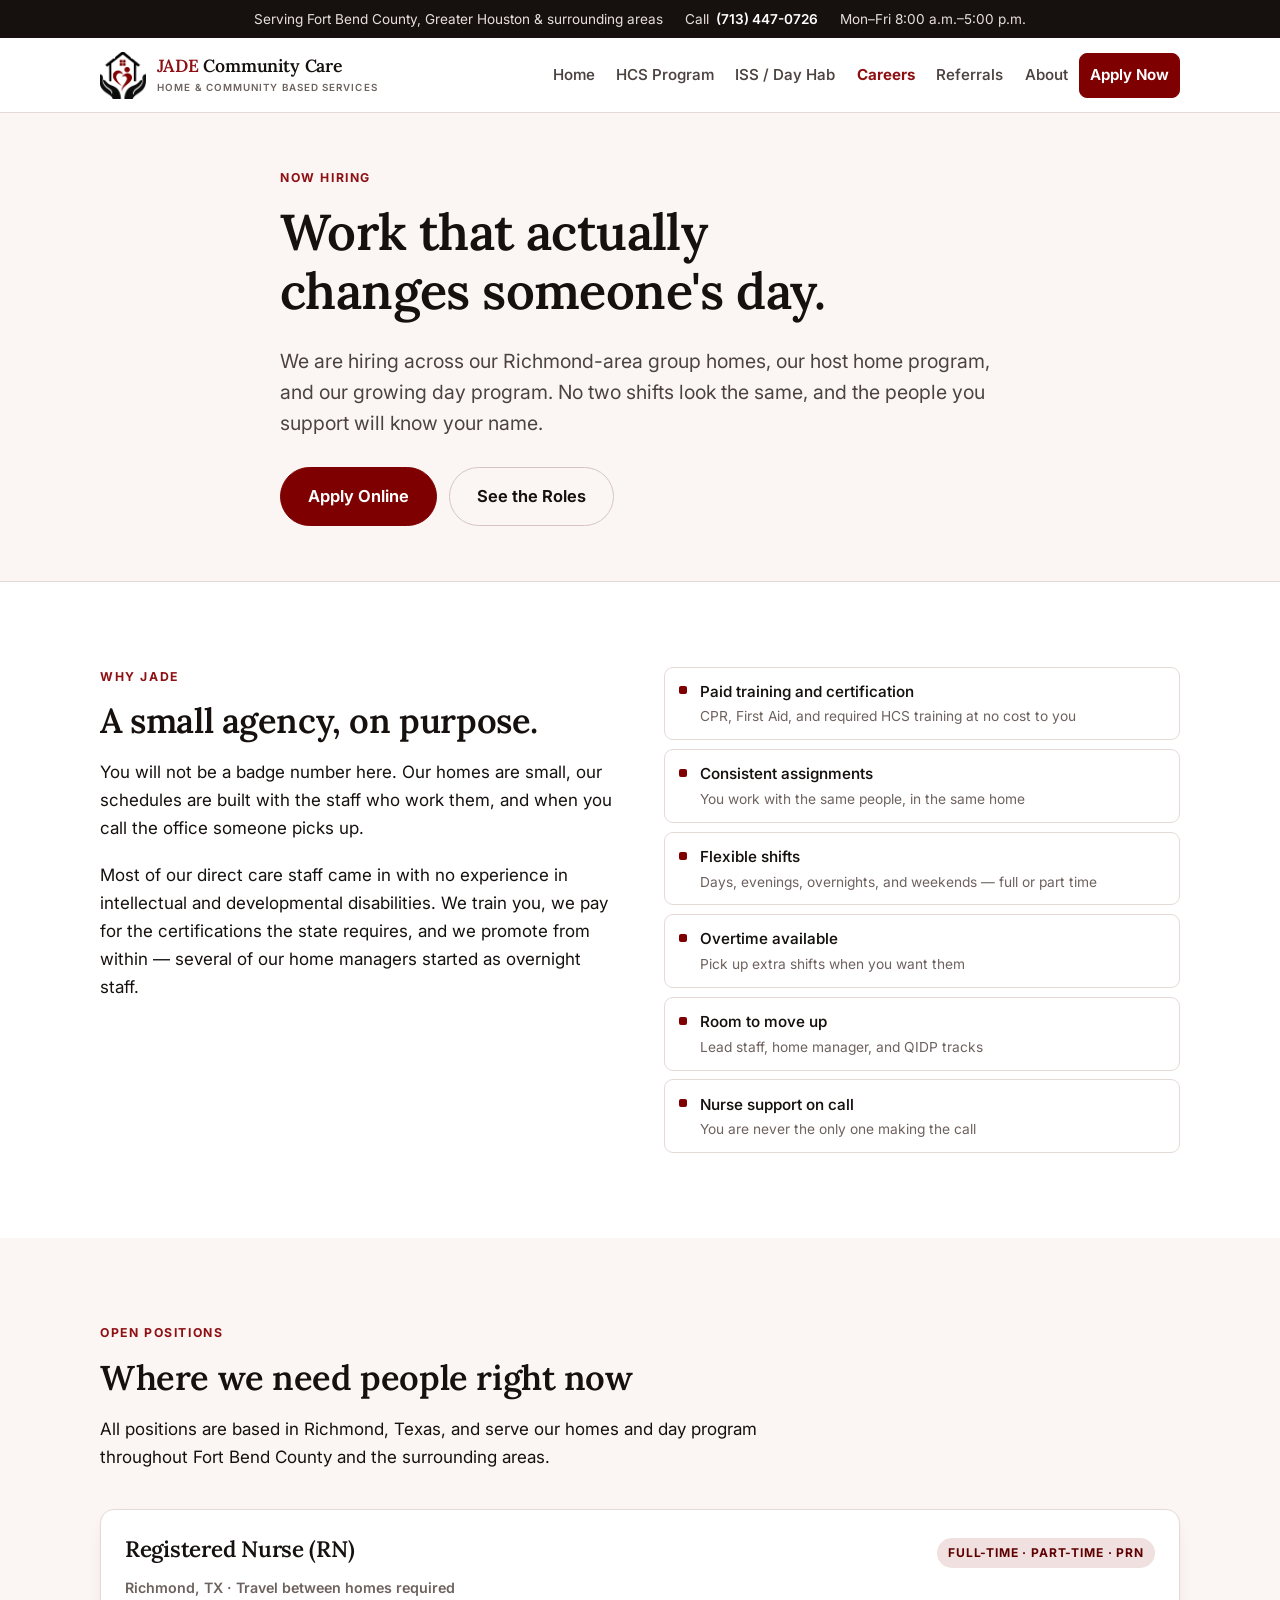
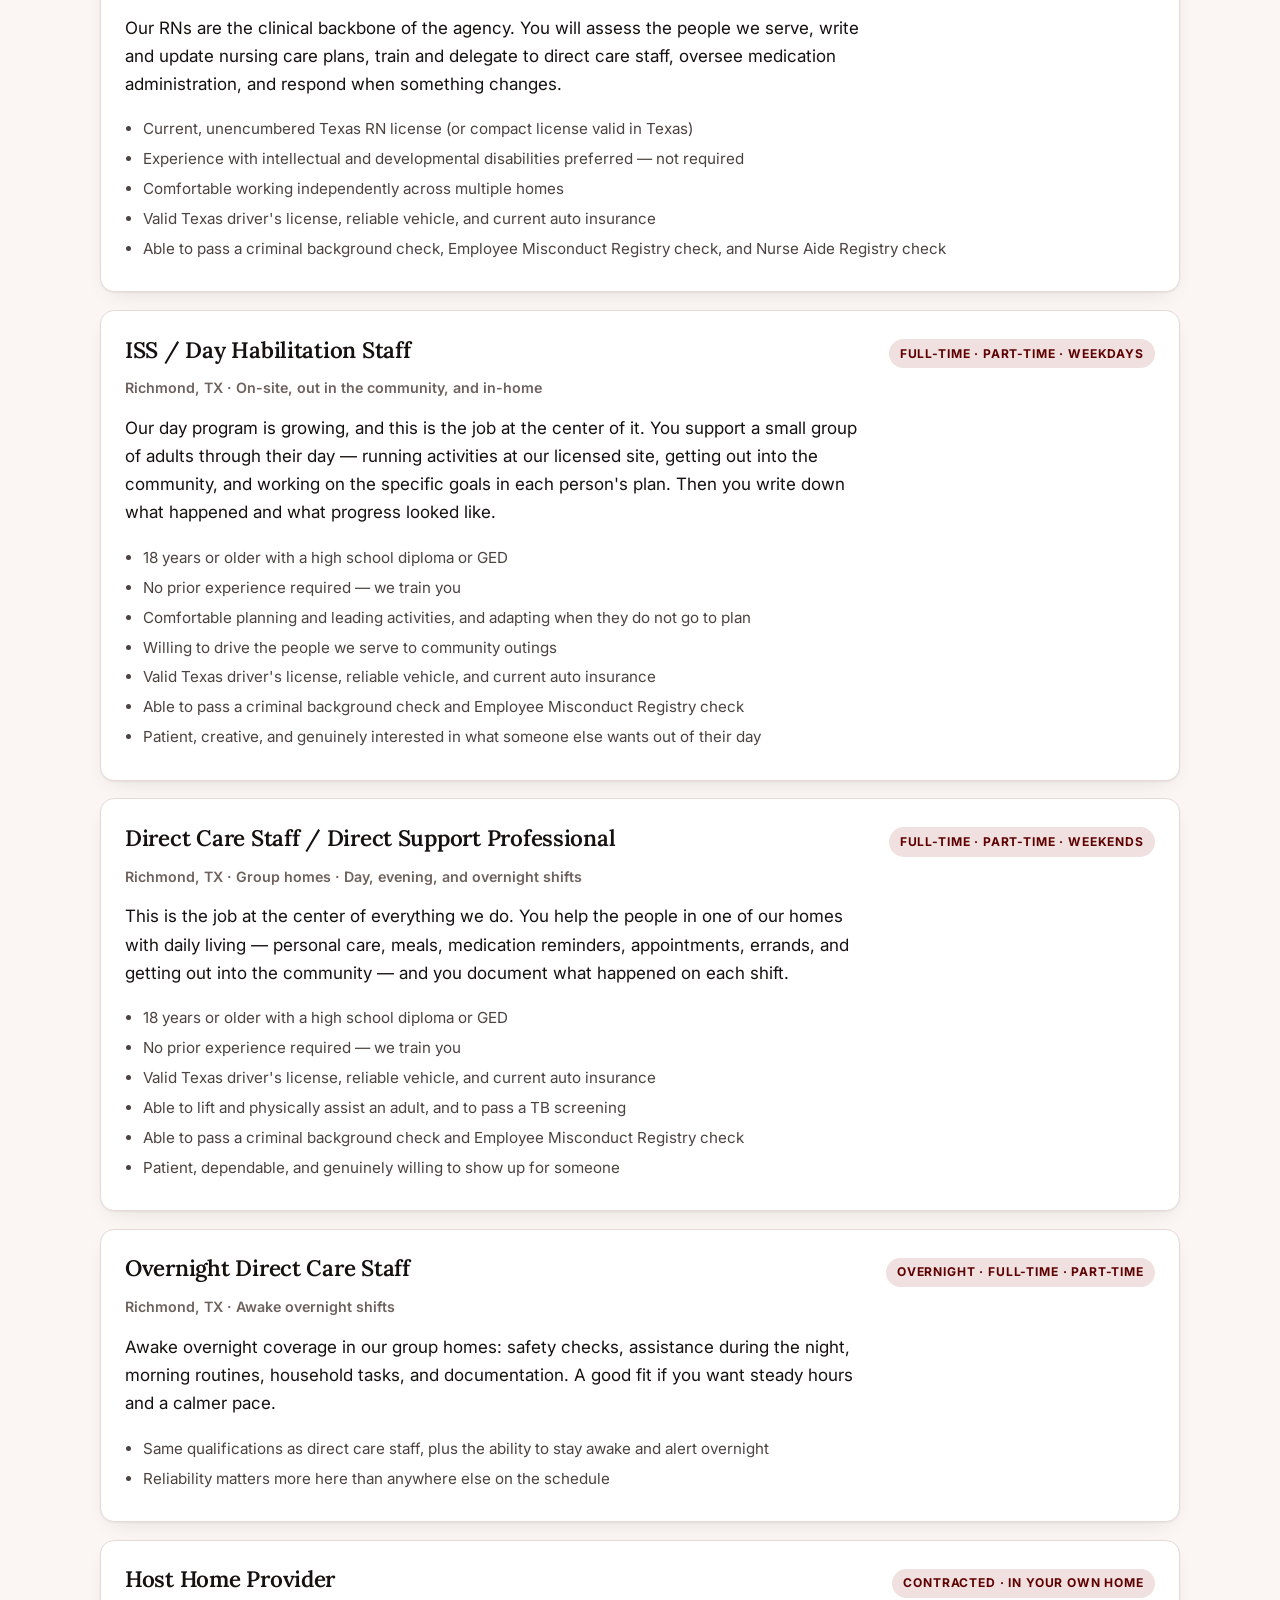
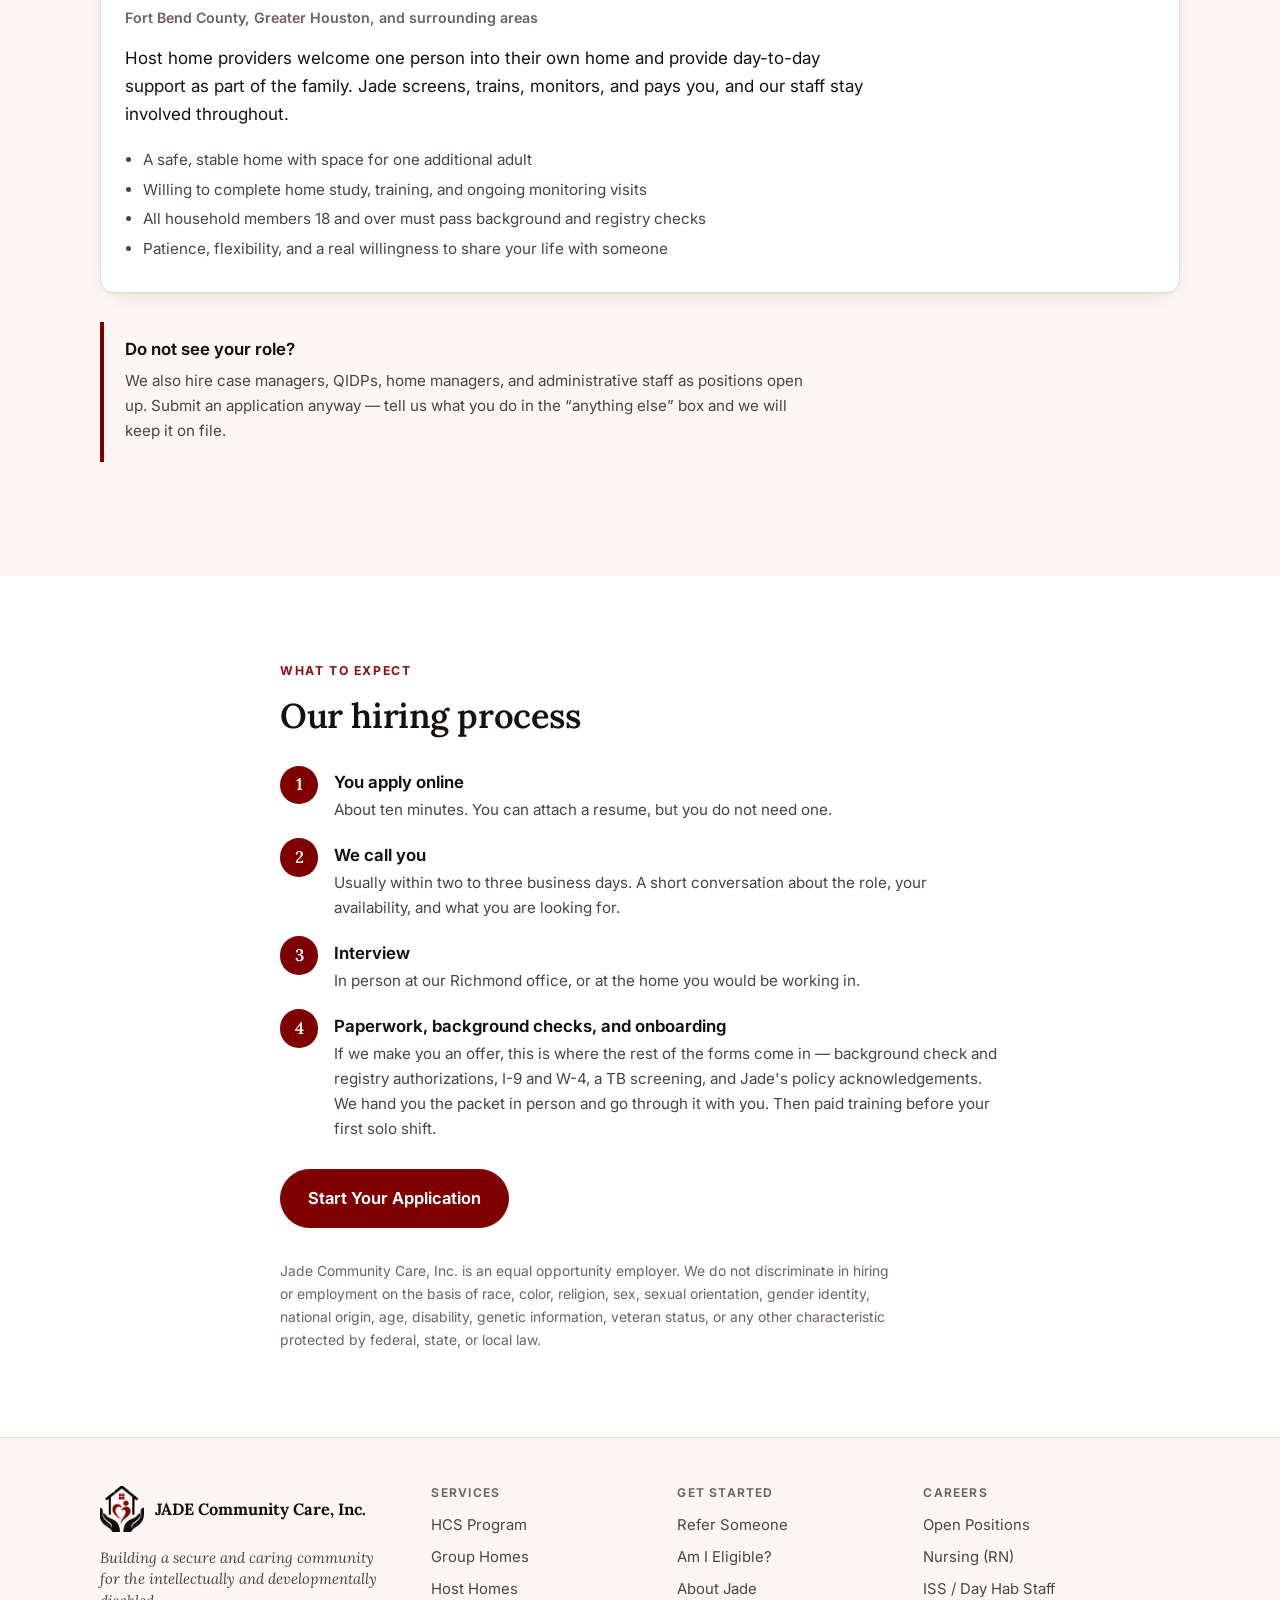
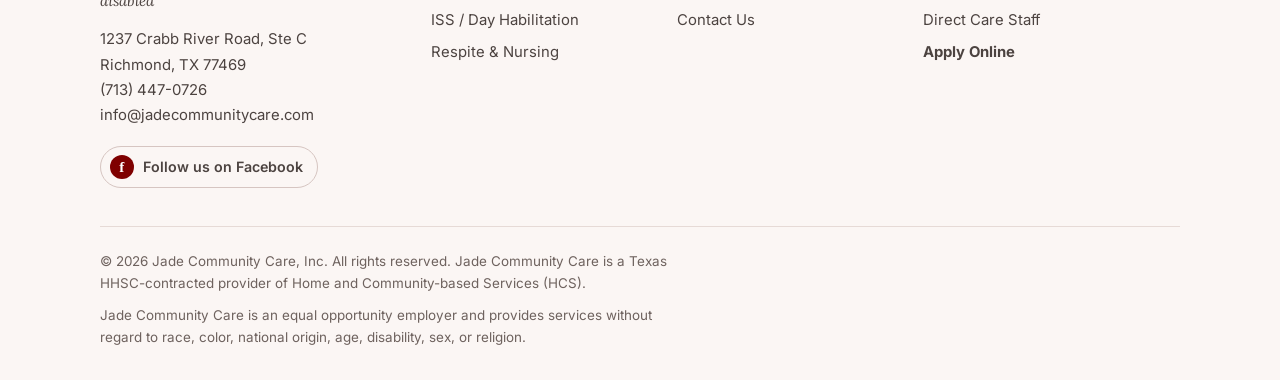
<file: careers.html>
<!DOCTYPE html>
<html lang="en">
<head>
<meta charset="utf-8">
<meta name="viewport" content="width=device-width, initial-scale=1">
<title>Careers | Nursing and Direct Care Jobs | Jade Community Care</title>
<meta name="description" content="Now hiring registered nurses, ISS / day habilitation staff, and direct care staff in Richmond and Fort Bend County, Texas. Full-time, part-time, and overnight shifts. Apply online in about ten minutes.">
<link rel="canonical" href="https://jadecommunitycare.com/careers.html">
<meta property="og:type" content="website">
<meta property="og:site_name" content="Jade Community Care, Inc.">
<meta property="og:title" content="Careers | Nursing and Direct Care Jobs | Jade Community Care">
<meta property="og:description" content="Now hiring registered nurses, ISS / day habilitation staff, and direct care staff in Richmond and Fort Bend County, Texas. Full-time, part-time, and overnight shifts. Apply online in about ten minutes.">
<meta property="og:image" content="https://jadecommunitycare.com/assets/logo-512.png">
<meta name="twitter:card" content="summary">
<meta name="theme-color" content="#7F0000">
<link rel="icon" href="assets/favicon.ico" sizes="any">
<link rel="icon" type="image/png" href="assets/logo-192.png">
<link rel="apple-touch-icon" href="assets/logo-192.png">
<link rel="preconnect" href="https://fonts.googleapis.com">
<link rel="preconnect" href="https://fonts.gstatic.com" crossorigin>
<link href="https://fonts.googleapis.com/css2?family=Inter:wght@400;500;600;700&family=Lora:wght@500;600;700&display=swap" rel="stylesheet">
<link rel="stylesheet" href="assets/styles.css">

</head>
<body>
<a class="skip" href="#main">Skip to main content</a>
<div class="topbar"><div class="wrap">
  <span>Serving Fort Bend County, Greater Houston &amp; surrounding areas</span>
  <span>Call <a href="tel:+17134470726">(713) 447-0726</a></span>
  <span>Mon&ndash;Fri 8:00&nbsp;a.m.&ndash;5:00&nbsp;p.m.</span>
</div></div>
<header class="site-header"><div class="wrap">
  <a class="brand" href="index.html">
    <img src="assets/mark.png" alt="" width="46" height="48">
    <span><b><i>JADE</i> Community Care</b><small>Home &amp; Community Based Services</small></span>
  </a>
  <button class="nav-toggle" type="button" aria-expanded="false" aria-controls="nav">
    <svg width="16" height="16" viewBox="0 0 24 24" fill="none" stroke="currentColor" stroke-width="2.2" stroke-linecap="round" aria-hidden="true"><path d="M4 7h16M4 12h16M4 17h16"/></svg>
    Menu
  </button>
  <nav class="nav" id="nav" aria-label="Main">
    <a href="index.html">Home</a><a href="hcs.html">HCS Program</a><a href="iss.html">ISS / Day Hab</a><a href="careers.html" aria-current="page">Careers</a><a href="refer.html">Referrals</a><a href="about.html">About</a>
    <a class="btn btn--primary" href="apply.html">Apply Now</a>
  </nav>
</div></header>
<main id="main">

<section class="section section--tight" style="background:var(--cream);border-bottom:1px solid var(--line)">
  <div class="wrap narrow">
    <p class="eyebrow">Now Hiring</p>
    <h1>Work that actually changes someone's day.</h1>
    <p class="lede">We are hiring across our Richmond-area group homes, our host home program, and
    our growing day program. No two shifts look the same, and the people you support will know your
    name.</p>
    <div class="btn-row">
      <a class="btn btn--primary btn--lg" href="apply.html">Apply Online</a>
      <a class="btn btn--ghost btn--lg" href="#roles">See the Roles</a>
    </div>
  </div>
</section>

<section class="section"><div class="wrap">
  <div class="grid grid--2" style="gap:3rem;align-items:start">
    <div>
      <p class="eyebrow">Why Jade</p>
      <h2>A small agency, on purpose.</h2>
      <p>You will not be a badge number here. Our homes are small, our schedules are built with the
      staff who work them, and when you call the office someone picks up.</p>
      <p>Most of our direct care staff came in with no experience in intellectual and developmental
      disabilities. We train you, we pay for the certifications the state requires, and we promote
      from within &mdash; several of our home managers started as overnight staff.</p>
    </div>
    <div>
      <ul class="svc-list" style="grid-template-columns:1fr">
        <li>Paid training and certification<span>CPR, First Aid, and required HCS training at no cost to you</span></li>
        <li>Consistent assignments<span>You work with the same people, in the same home</span></li>
        <li>Flexible shifts<span>Days, evenings, overnights, and weekends &mdash; full or part time</span></li>
        <li>Overtime available<span>Pick up extra shifts when you want them</span></li>
        <li>Room to move up<span>Lead staff, home manager, and QIDP tracks</span></li>
        <li>Nurse support on call<span>You are never the only one making the call</span></li>
      </ul>
    </div>
  </div>
</div></section>

<section class="section section--cream" id="roles"><div class="wrap">
  <div class="narrow">
    <p class="eyebrow">Open Positions</p>
    <h2>Where we need people right now</h2>
    <p>All positions are based in Richmond, Texas, and serve our homes and day program throughout Fort Bend County and the surrounding areas.</p>
  </div>
  <div style="margin-top:2.4rem">

    <article class="role" id="nurses">
      <div class="role-head">
        <h3>Registered Nurse (RN)</h3>
        <span class="tag">Full-time &middot; Part-time &middot; PRN</span>
      </div>
      <p class="meta">Richmond, TX &middot; Travel between homes required</p>
      <p style="margin-top:.9rem">Our RNs are the clinical backbone of the agency. You will assess
      the people we serve, write and update nursing care plans, train and delegate to direct care
      staff, oversee medication administration, and respond when something changes.</p>
      <ul>
        <li>Current, unencumbered Texas RN license (or compact license valid in Texas)</li>
        <li>Experience with intellectual and developmental disabilities preferred &mdash; not required</li>
        <li>Comfortable working independently across multiple homes</li>
        <li>Valid Texas driver's license, reliable vehicle, and current auto insurance</li>
        <li>Able to pass a criminal background check, Employee Misconduct Registry check, and Nurse Aide Registry check</li>
      </ul>
    </article>

    <article class="role" id="iss-staff">
      <div class="role-head">
        <h3>ISS / Day Habilitation Staff</h3>
        <span class="tag">Full-time &middot; Part-time &middot; Weekdays</span>
      </div>
      <p class="meta">Richmond, TX &middot; On-site, out in the community, and in-home</p>
      <p style="margin-top:.9rem">Our day program is growing, and this is the job at the center of
      it. You support a small group of adults through their day &mdash; running activities at our
      licensed site, getting out into the community, and working on the specific goals in each
      person's plan. Then you write down what happened and what progress looked like.</p>
      <ul>
        <li>18 years or older with a high school diploma or GED</li>
        <li>No prior experience required &mdash; we train you</li>
        <li>Comfortable planning and leading activities, and adapting when they do not go to plan</li>
        <li>Willing to drive the people we serve to community outings</li>
        <li>Valid Texas driver's license, reliable vehicle, and current auto insurance</li>
        <li>Able to pass a criminal background check and Employee Misconduct Registry check</li>
        <li>Patient, creative, and genuinely interested in what someone else wants out of their day</li>
      </ul>
    </article>

    <article class="role" id="dsp">
      <div class="role-head">
        <h3>Direct Care Staff / Direct Support Professional</h3>
        <span class="tag">Full-time &middot; Part-time &middot; Weekends</span>
      </div>
      <p class="meta">Richmond, TX &middot; Group homes &middot; Day, evening, and overnight shifts</p>
      <p style="margin-top:.9rem">This is the job at the center of everything we do. You help the
      people in one of our homes with daily living &mdash; personal care, meals, medication
      reminders, appointments, errands, and getting out into the community &mdash; and you document
      what happened on each shift.</p>
      <ul>
        <li>18 years or older with a high school diploma or GED</li>
        <li>No prior experience required &mdash; we train you</li>
        <li>Valid Texas driver's license, reliable vehicle, and current auto insurance</li>
        <li>Able to lift and physically assist an adult, and to pass a TB screening</li>
        <li>Able to pass a criminal background check and Employee Misconduct Registry check</li>
        <li>Patient, dependable, and genuinely willing to show up for someone</li>
      </ul>
    </article>

    <article class="role">
      <div class="role-head">
        <h3>Overnight Direct Care Staff</h3>
        <span class="tag">Overnight &middot; Full-time &middot; Part-time</span>
      </div>
      <p class="meta">Richmond, TX &middot; Awake overnight shifts</p>
      <p style="margin-top:.9rem">Awake overnight coverage in our group homes: safety checks,
      assistance during the night, morning routines, household tasks, and documentation. A good fit
      if you want steady hours and a calmer pace.</p>
      <ul>
        <li>Same qualifications as direct care staff, plus the ability to stay awake and alert overnight</li>
        <li>Reliability matters more here than anywhere else on the schedule</li>
      </ul>
    </article>

    <article class="role">
      <div class="role-head">
        <h3>Host Home Provider</h3>
        <span class="tag">Contracted &middot; In your own home</span>
      </div>
      <p class="meta">Fort Bend County, Greater Houston, and surrounding areas</p>
      <p style="margin-top:.9rem">Host home providers welcome one person into their own home and
      provide day-to-day support as part of the family. Jade screens, trains, monitors, and pays
      you, and our staff stay involved throughout.</p>
      <ul>
        <li>A safe, stable home with space for one additional adult</li>
        <li>Willing to complete home study, training, and ongoing monitoring visits</li>
        <li>All household members 18 and over must pass background and registry checks</li>
        <li>Patience, flexibility, and a real willingness to share your life with someone</li>
      </ul>
    </article>

  </div>
  <div class="callout">
    <h4>Do not see your role?</h4>
    <p>We also hire case managers, QIDPs, home managers, and administrative staff as positions open
    up. Submit an application anyway &mdash; tell us what you do in the &ldquo;anything else&rdquo;
    box and we will keep it on file.</p>
  </div>
</div></section>

<section class="section"><div class="wrap narrow">
  <p class="eyebrow">What to Expect</p>
  <h2>Our hiring process</h2>
  <ol class="steps">
    <li><h4>You apply online</h4><p>About ten minutes. You can attach a resume, but you do not need one.</p></li>
    <li><h4>We call you</h4><p>Usually within two to three business days. A short conversation about the role, your availability, and what you are looking for.</p></li>
    <li><h4>Interview</h4><p>In person at our Richmond office, or at the home you would be working in.</p></li>
    <li><h4>Paperwork, background checks, and onboarding</h4><p>If we make you an offer, this is
    where the rest of the forms come in &mdash; background check and registry authorizations, I-9
    and W-4, a TB screening, and Jade's policy acknowledgements. We hand you the packet in person
    and go through it with you. Then paid training before your first solo shift.</p></li>
  </ol>
  <div class="btn-row">
    <a class="btn btn--primary btn--lg" href="apply.html">Start Your Application</a>
  </div>
  <p class="legal" style="margin-top:2rem">Jade Community Care, Inc. is an equal opportunity
  employer. We do not discriminate in hiring or employment on the basis of race, color, religion,
  sex, sexual orientation, gender identity, national origin, age, disability, genetic information,
  veteran status, or any other characteristic protected by federal, state, or local law.</p>
</div></section>

</main>
<footer class="site-footer"><div class="wrap">
  <div class="cols">
    <div>
      <div class="foot-brand">
        <img src="assets/mark.png" alt="" width="44" height="46">
        <b>JADE Community Care, Inc.</b>
      </div>
      <p class="foot-motto">Building a secure and caring community for the intellectually and developmentally disabled</p>
      <address>
        1237 Crabb River Road, Ste C<br>Richmond, TX 77469<br>
        <a href="tel:+17134470726">(713) 447-0726</a><br>
        <a href="mailto:info@jadecommunitycare.com">info@jadecommunitycare.com</a>
      </address>
      
      <a class="social" href="https://www.facebook.com/p/JADE-Community-Care-Inc-100076214989633/" target="_blank" rel="noopener">
        <span aria-hidden="true">f</span> Follow us on Facebook
      </a>
    </div>
    <div>
      <h4>Services</h4>
      <ul>
        <li><a href="hcs.html">HCS Program</a></li>
        <li><a href="hcs.html#living">Group Homes</a></li>
        <li><a href="hcs.html#living">Host Homes</a></li>
        <li><a href="iss.html">ISS / Day Habilitation</a></li>
        <li><a href="hcs.html#services">Respite &amp; Nursing</a></li>
      </ul>
    </div>
    <div>
      <h4>Get Started</h4>
      <ul>
        <li><a href="refer.html">Refer Someone</a></li>
        <li><a href="hcs.html#eligibility">Am I Eligible?</a></li>
        <li><a href="about.html">About Jade</a></li>
        <li><a href="about.html#contact">Contact Us</a></li>
      </ul>
    </div>
    <div>
      <h4>Careers</h4>
      <ul>
        <li><a href="careers.html">Open Positions</a></li>
        <li><a href="careers.html#nurses">Nursing (RN)</a></li>
        <li><a href="careers.html#iss-staff">ISS / Day Hab Staff</a></li>
        <li><a href="careers.html#dsp">Direct Care Staff</a></li>
        <li><a href="apply.html"><strong>Apply Online</strong></a></li>
      </ul>
    </div>
  </div>
  <div class="colophon">
    <p>&copy; 2026 Jade Community Care, Inc. All rights reserved. Jade Community Care is a Texas
    HHSC-contracted provider of Home and Community-based Services (HCS).</p>
    <p>Jade Community Care is an equal opportunity employer and provides services without regard to
    race, color, national origin, age, disability, sex, or religion.</p>
  </div>
</div></footer>
<script src="assets/app.js"></script>
</body>
</html>
</file>
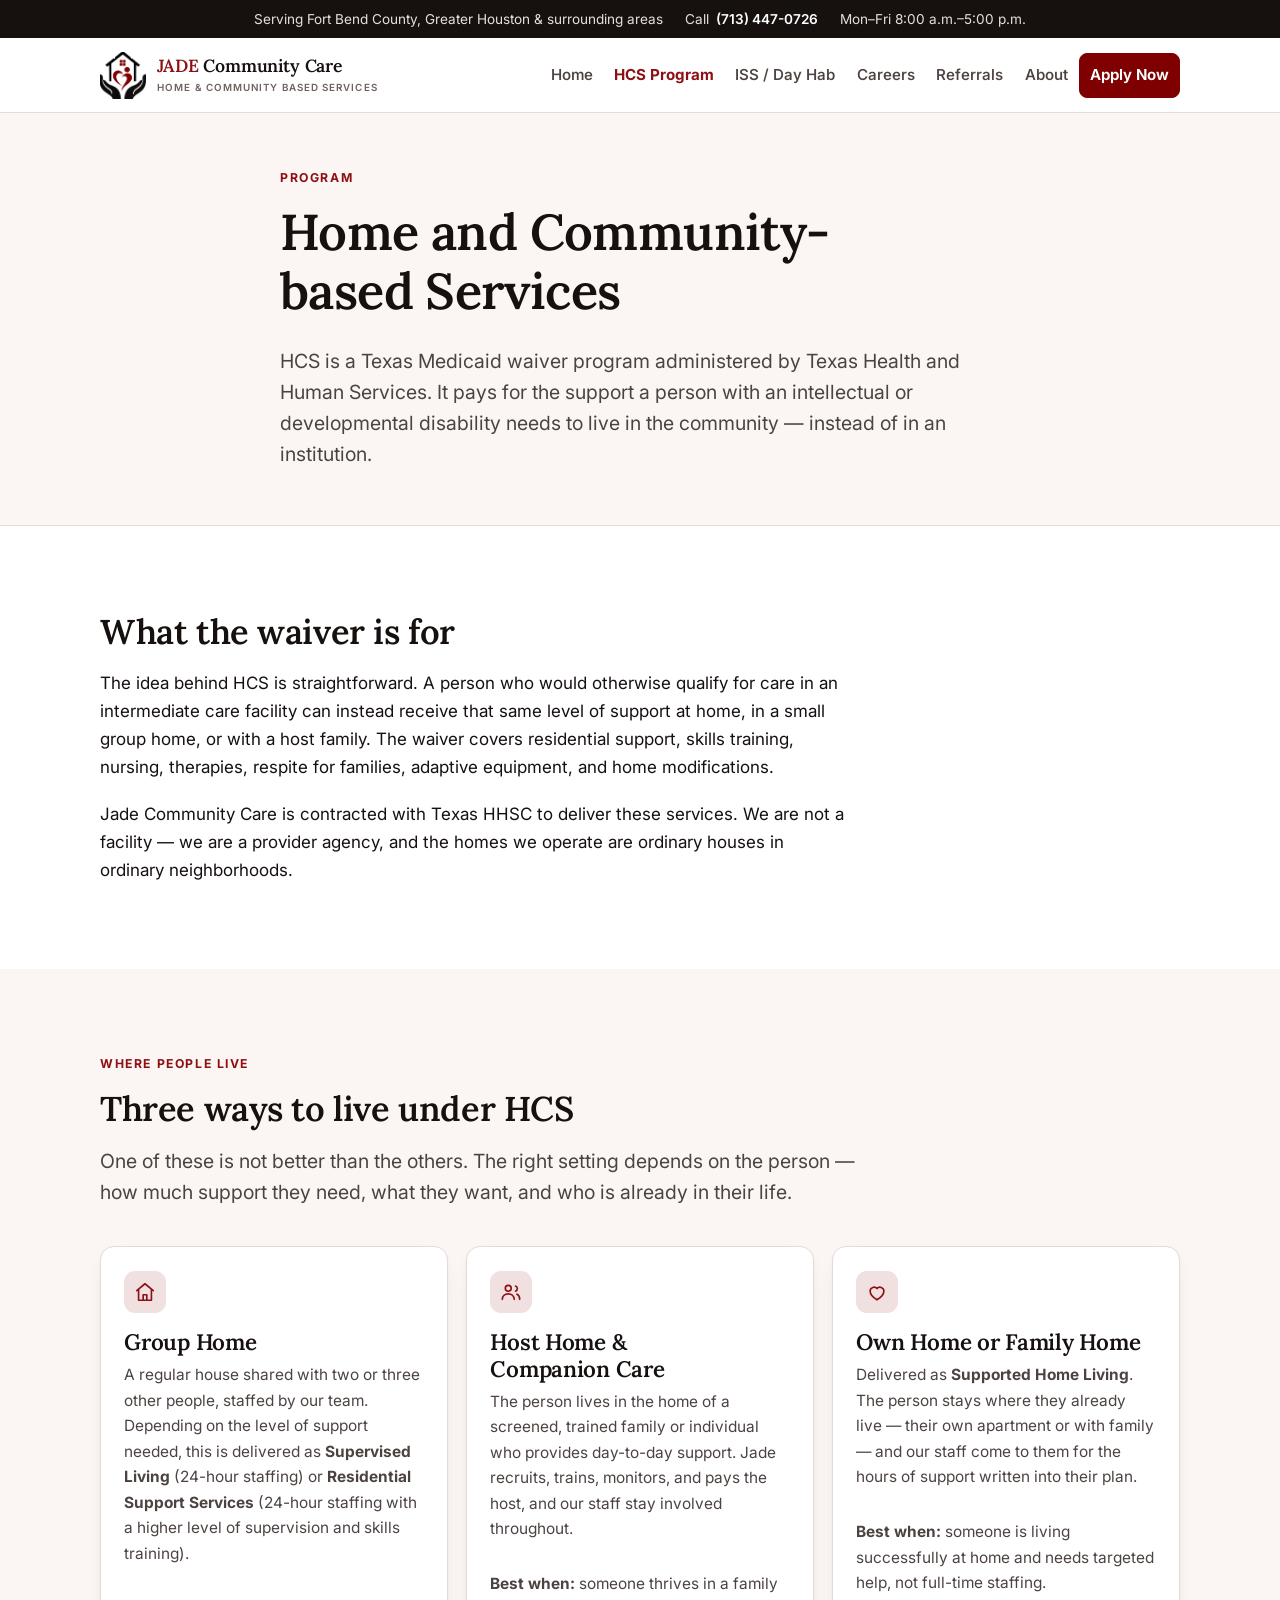
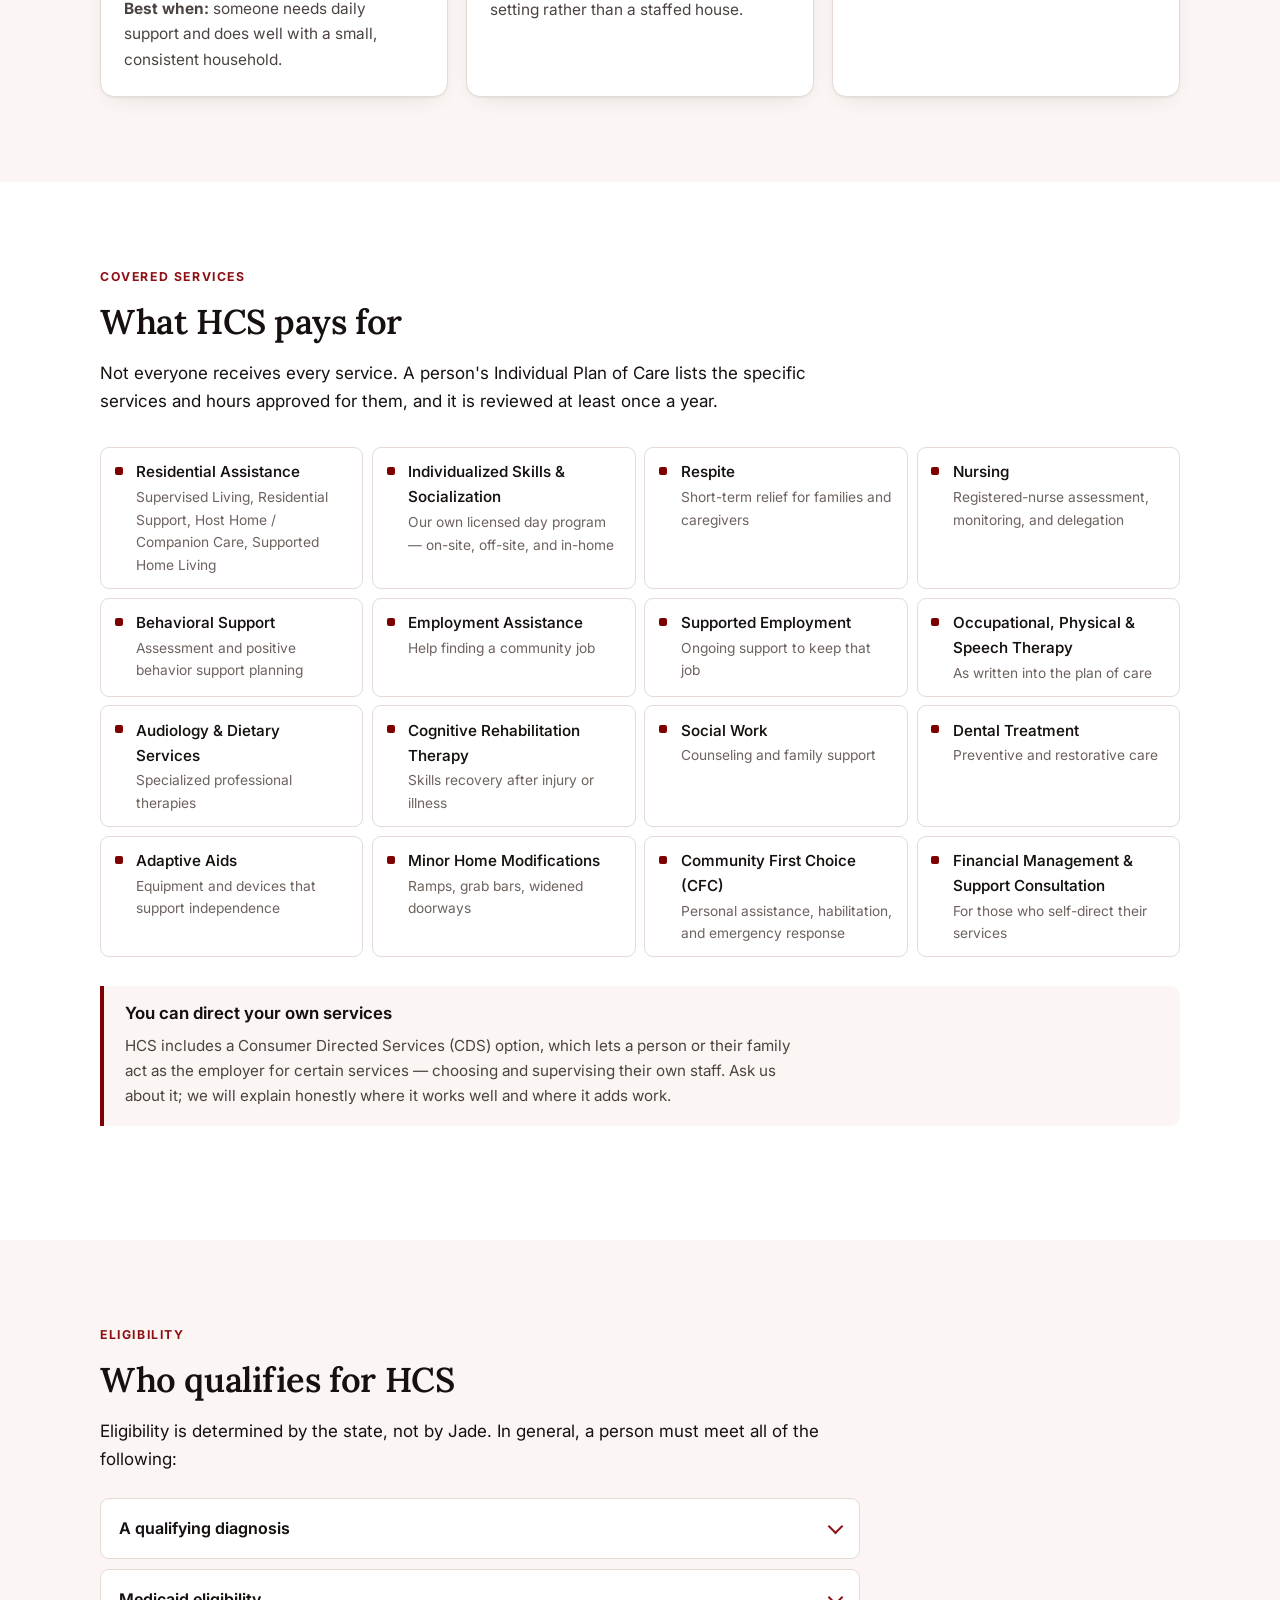
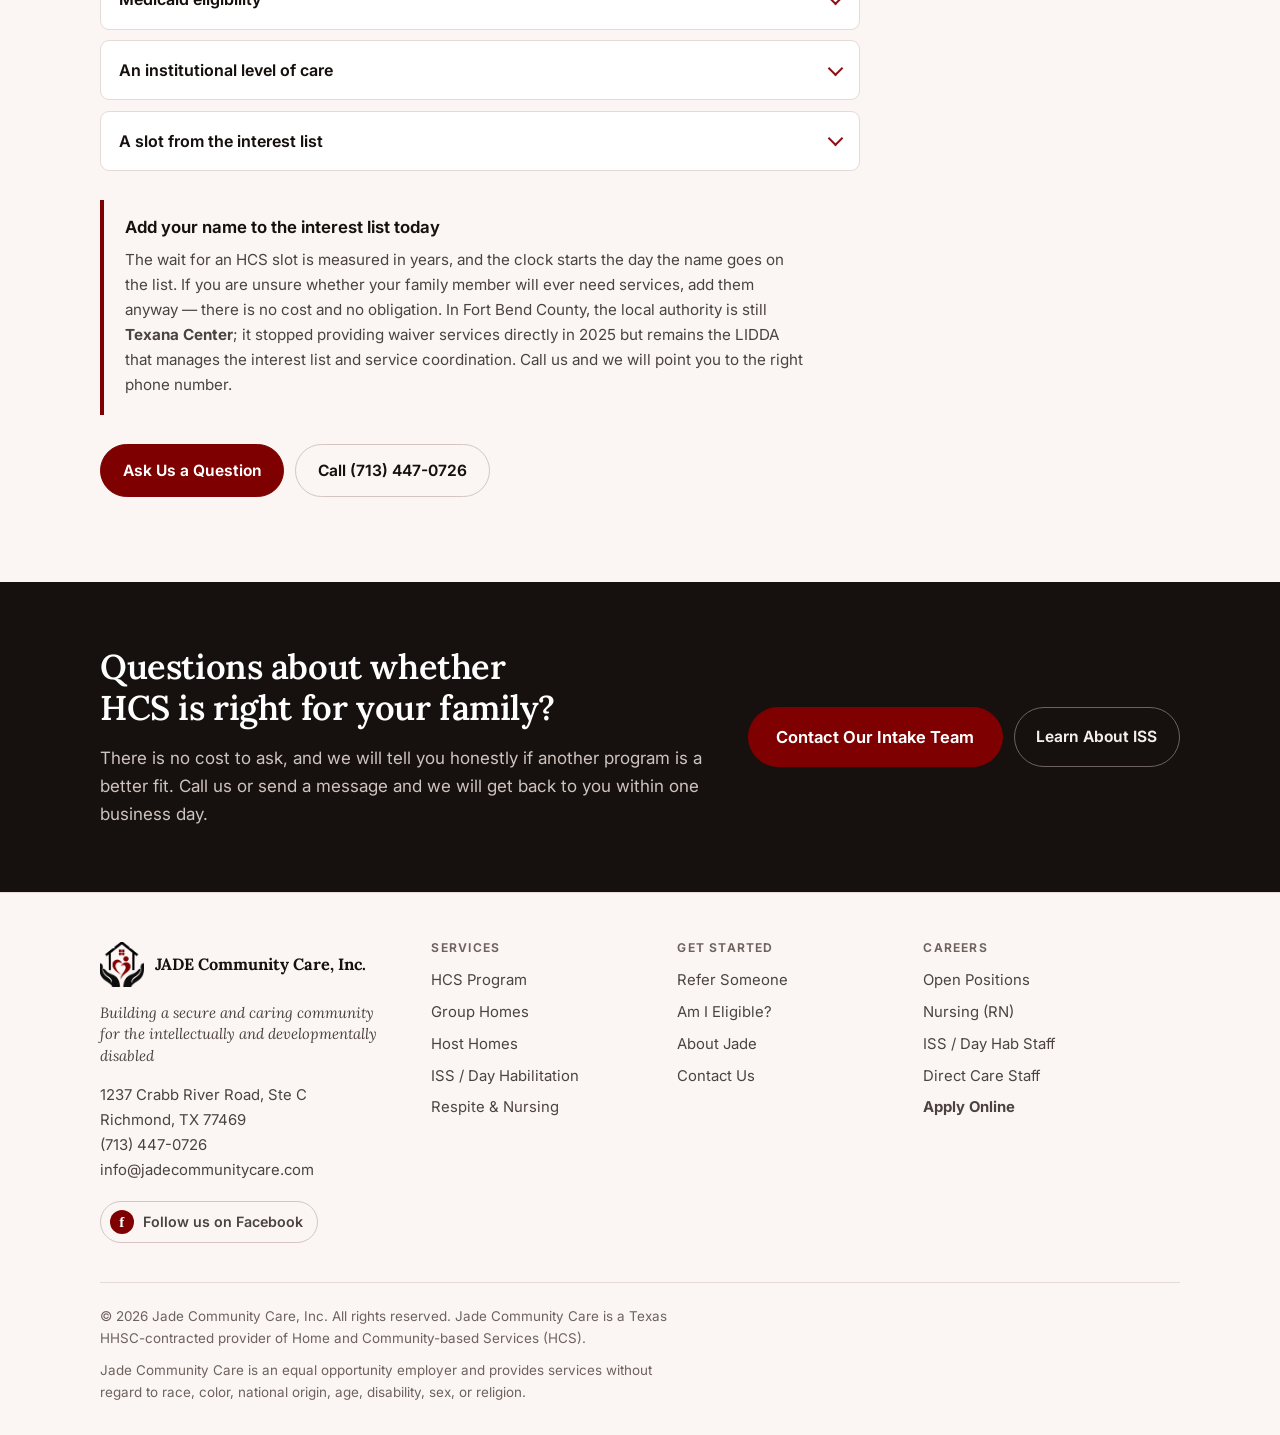
<file: hcs.html>
<!DOCTYPE html>
<html lang="en">
<head>
<meta charset="utf-8">
<meta name="viewport" content="width=device-width, initial-scale=1">
<title>HCS Program | Home and Community-based Services | Jade Community Care</title>
<meta name="description" content="What the Texas HCS waiver covers, the residential options Jade Community Care offers in Fort Bend County, who qualifies, and how to get on the HCS interest list.">
<link rel="canonical" href="https://jadecommunitycare.com/hcs.html">
<meta property="og:type" content="website">
<meta property="og:site_name" content="Jade Community Care, Inc.">
<meta property="og:title" content="HCS Program | Home and Community-based Services | Jade Community Care">
<meta property="og:description" content="What the Texas HCS waiver covers, the residential options Jade Community Care offers in Fort Bend County, who qualifies, and how to get on the HCS interest list.">
<meta property="og:image" content="https://jadecommunitycare.com/assets/logo-512.png">
<meta name="twitter:card" content="summary">
<meta name="theme-color" content="#7F0000">
<link rel="icon" href="assets/favicon.ico" sizes="any">
<link rel="icon" type="image/png" href="assets/logo-192.png">
<link rel="apple-touch-icon" href="assets/logo-192.png">
<link rel="preconnect" href="https://fonts.googleapis.com">
<link rel="preconnect" href="https://fonts.gstatic.com" crossorigin>
<link href="https://fonts.googleapis.com/css2?family=Inter:wght@400;500;600;700&family=Lora:wght@500;600;700&display=swap" rel="stylesheet">
<link rel="stylesheet" href="assets/styles.css">

</head>
<body>
<a class="skip" href="#main">Skip to main content</a>
<div class="topbar"><div class="wrap">
  <span>Serving Fort Bend County, Greater Houston &amp; surrounding areas</span>
  <span>Call <a href="tel:+17134470726">(713) 447-0726</a></span>
  <span>Mon&ndash;Fri 8:00&nbsp;a.m.&ndash;5:00&nbsp;p.m.</span>
</div></div>
<header class="site-header"><div class="wrap">
  <a class="brand" href="index.html">
    <img src="assets/mark.png" alt="" width="46" height="48">
    <span><b><i>JADE</i> Community Care</b><small>Home &amp; Community Based Services</small></span>
  </a>
  <button class="nav-toggle" type="button" aria-expanded="false" aria-controls="nav">
    <svg width="16" height="16" viewBox="0 0 24 24" fill="none" stroke="currentColor" stroke-width="2.2" stroke-linecap="round" aria-hidden="true"><path d="M4 7h16M4 12h16M4 17h16"/></svg>
    Menu
  </button>
  <nav class="nav" id="nav" aria-label="Main">
    <a href="index.html">Home</a><a href="hcs.html" aria-current="page">HCS Program</a><a href="iss.html">ISS / Day Hab</a><a href="careers.html">Careers</a><a href="refer.html">Referrals</a><a href="about.html">About</a>
    <a class="btn btn--primary" href="apply.html">Apply Now</a>
  </nav>
</div></header>
<main id="main">

<section class="section section--tight" style="background:var(--cream);border-bottom:1px solid var(--line)">
  <div class="wrap narrow">
    <p class="eyebrow">Program</p>
    <h1>Home and Community-based Services</h1>
    <p class="lede">HCS is a Texas Medicaid waiver program administered by Texas Health and Human
    Services. It pays for the support a person with an intellectual or developmental disability
    needs to live in the community &mdash; instead of in an institution.</p>
  </div>
</section>

<section class="section"><div class="wrap">
  <div class="narrow">
    <h2>What the waiver is for</h2>
    <p>The idea behind HCS is straightforward. A person who would otherwise qualify for care in an
    intermediate care facility can instead receive that same level of support at home, in a small
    group home, or with a host family. The waiver covers residential support, skills training,
    nursing, therapies, respite for families, adaptive equipment, and home modifications.</p>
    <p>Jade Community Care is contracted with Texas HHSC to deliver these services. We are not a
    facility &mdash; we are a provider agency, and the homes we operate are ordinary houses in
    ordinary neighborhoods.</p>
  </div>
</div></section>

<section class="section section--cream" id="living"><div class="wrap">
  <div class="narrow">
    <p class="eyebrow">Where People Live</p>
    <h2>Three ways to live under HCS</h2>
    <p class="lede">One of these is not better than the others. The right setting depends on the
    person &mdash; how much support they need, what they want, and who is already in their life.</p>
  </div>
  <div class="grid grid--3" style="margin-top:2.4rem">
    <div class="card">
      <span class="card-ico" aria-hidden="true"><svg viewBox="0 0 24 24"><path d="M3 10.5 12 3l9 7.5"/><path d="M5 9.5V21h14V9.5"/><path d="M10 21v-6h4v6"/></svg></span>
      <h3>Group Home</h3>
      <p>A regular house shared with two or three other people, staffed by our team. Depending on
      the level of support needed, this is delivered as <strong>Supervised Living</strong> (24-hour
      staffing) or <strong>Residential Support Services</strong> (24-hour staffing with a higher
      level of supervision and skills training).</p>
      <p style="margin-top:.8rem"><strong>Best when:</strong> someone needs daily support and does
      well with a small, consistent household.</p>
    </div>
    <div class="card">
      <span class="card-ico" aria-hidden="true"><svg viewBox="0 0 24 24"><circle cx="9" cy="8" r="3.2"/><path d="M2.5 20c0-3.6 2.9-6 6.5-6s6.5 2.4 6.5 6"/><path d="M17 5.5a3 3 0 0 1 0 5.6"/><path d="M18.5 14.4c2 .8 3 2.6 3 5.6"/></svg></span>
      <h3>Host Home &amp; Companion Care</h3>
      <p>The person lives in the home of a screened, trained family or individual who provides
      day-to-day support. Jade recruits, trains, monitors, and pays the host, and our staff stay
      involved throughout.</p>
      <p style="margin-top:.8rem"><strong>Best when:</strong> someone thrives in a family setting
      rather than a staffed house.</p>
    </div>
    <div class="card">
      <span class="card-ico" aria-hidden="true"><svg viewBox="0 0 24 24"><path d="M12 20.5s-7.5-4.6-7.5-9.7A4.3 4.3 0 0 1 12 8.2a4.3 4.3 0 0 1 7.5 2.6c0 5.1-7.5 9.7-7.5 9.7Z"/></svg></span>
      <h3>Own Home or Family Home</h3>
      <p>Delivered as <strong>Supported Home Living</strong>. The person stays where they already
      live &mdash; their own apartment or with family &mdash; and our staff come to them for the
      hours of support written into their plan.</p>
      <p style="margin-top:.8rem"><strong>Best when:</strong> someone is living successfully at
      home and needs targeted help, not full-time staffing.</p>
    </div>
  </div>
</div></section>

<section class="section" id="services"><div class="wrap">
  <div class="narrow">
    <p class="eyebrow">Covered Services</p>
    <h2>What HCS pays for</h2>
    <p>Not everyone receives every service. A person's Individual Plan of Care lists the specific
    services and hours approved for them, and it is reviewed at least once a year.</p>
  </div>
  <ul class="svc-list" style="margin-top:2rem">
    <li>Residential Assistance<span>Supervised Living, Residential Support, Host Home / Companion Care, Supported Home Living</span></li>
    <li>Individualized Skills &amp; Socialization<span>Our own licensed day program &mdash; on-site, off-site, and in-home</span></li>
    <li>Respite<span>Short-term relief for families and caregivers</span></li>
    <li>Nursing<span>Registered-nurse assessment, monitoring, and delegation</span></li>
    <li>Behavioral Support<span>Assessment and positive behavior support planning</span></li>
    <li>Employment Assistance<span>Help finding a community job</span></li>
    <li>Supported Employment<span>Ongoing support to keep that job</span></li>
    <li>Occupational, Physical &amp; Speech Therapy<span>As written into the plan of care</span></li>
    <li>Audiology &amp; Dietary Services<span>Specialized professional therapies</span></li>
    <li>Cognitive Rehabilitation Therapy<span>Skills recovery after injury or illness</span></li>
    <li>Social Work<span>Counseling and family support</span></li>
    <li>Dental Treatment<span>Preventive and restorative care</span></li>
    <li>Adaptive Aids<span>Equipment and devices that support independence</span></li>
    <li>Minor Home Modifications<span>Ramps, grab bars, widened doorways</span></li>
    <li>Community First Choice (CFC)<span>Personal assistance, habilitation, and emergency response</span></li>
    <li>Financial Management &amp; Support Consultation<span>For those who self-direct their services</span></li>
  </ul>
  <div class="callout">
    <h4>You can direct your own services</h4>
    <p>HCS includes a Consumer Directed Services (CDS) option, which lets a person or their family
    act as the employer for certain services &mdash; choosing and supervising their own staff. Ask
    us about it; we will explain honestly where it works well and where it adds work.</p>
  </div>
</div></section>

<section class="section section--cream" id="eligibility"><div class="wrap">
  <div class="narrow">
    <p class="eyebrow">Eligibility</p>
    <h2>Who qualifies for HCS</h2>
    <p>Eligibility is determined by the state, not by Jade. In general, a person must meet all of
    the following:</p>
    <div style="margin-top:1.6rem">
      <details class="acc">
        <summary>A qualifying diagnosis</summary>
        <div><p>An intellectual disability, or a related condition such as autism, cerebral palsy,
        a seizure disorder, or spina bifida, with an IQ of 75 or below. The determination is made
        through the LIDDA.</p></div>
      </details>
      <details class="acc">
        <summary>Medicaid eligibility</summary>
        <div><p>The person must be eligible for Medicaid. Income is generally limited to 300% of
        the SSI limit, and countable resources to $2,000 &mdash; based on the individual's own
        income and resources, not the family's.</p></div>
      </details>
      <details class="acc">
        <summary>An institutional level of care</summary>
        <div><p>The person must need the level of care that an intermediate care facility for
        individuals with an intellectual disability would provide &mdash; which is exactly the care
        the waiver lets them receive at home instead.</p></div>
      </details>
      <details class="acc">
        <summary>A slot from the interest list</summary>
        <div><p>There is no age limit, but HCS slots are limited and the interest list is long. A
        person cannot be enrolled in HCS and another Medicaid waiver at the same time.</p></div>
      </details>
    </div>
    <div class="callout">
      <h4>Add your name to the interest list today</h4>
      <p>The wait for an HCS slot is measured in years, and the clock starts the day the name goes
      on the list. If you are unsure whether your family member will ever need services, add them
      anyway &mdash; there is no cost and no obligation. In Fort Bend County, the local authority is
      still <strong>Texana Center</strong>; it stopped providing waiver services directly in 2025 but
      remains the LIDDA that manages the interest list and service coordination. Call us and we will
      point you to the right phone number.</p>
    </div>
    <div class="btn-row">
      <a class="btn btn--primary" href="refer.html">Ask Us a Question</a>
      <a class="btn btn--ghost" href="tel:+17134470726">Call (713) 447-0726</a>
    </div>
  </div>
</div></section>

<section class="band"><div class="wrap">
  <div><h2>Questions about whether HCS is right for your family?</h2><p>There is no cost to ask, and we will tell you honestly if another program is a better fit. Call us or send a message and we will get back to you within one business day.</p></div>
  <div class="btn-row" style="margin:0">
    <a class="btn btn--primary btn--lg" href="refer.html">Contact Our Intake Team</a><a class="btn btn--ghost" style="border-color:#6E625E;color:#F4EEEB" href="iss.html">Learn About ISS</a>
  </div>
</div></section>

</main>
<footer class="site-footer"><div class="wrap">
  <div class="cols">
    <div>
      <div class="foot-brand">
        <img src="assets/mark.png" alt="" width="44" height="46">
        <b>JADE Community Care, Inc.</b>
      </div>
      <p class="foot-motto">Building a secure and caring community for the intellectually and developmentally disabled</p>
      <address>
        1237 Crabb River Road, Ste C<br>Richmond, TX 77469<br>
        <a href="tel:+17134470726">(713) 447-0726</a><br>
        <a href="mailto:info@jadecommunitycare.com">info@jadecommunitycare.com</a>
      </address>
      
      <a class="social" href="https://www.facebook.com/p/JADE-Community-Care-Inc-100076214989633/" target="_blank" rel="noopener">
        <span aria-hidden="true">f</span> Follow us on Facebook
      </a>
    </div>
    <div>
      <h4>Services</h4>
      <ul>
        <li><a href="hcs.html">HCS Program</a></li>
        <li><a href="hcs.html#living">Group Homes</a></li>
        <li><a href="hcs.html#living">Host Homes</a></li>
        <li><a href="iss.html">ISS / Day Habilitation</a></li>
        <li><a href="hcs.html#services">Respite &amp; Nursing</a></li>
      </ul>
    </div>
    <div>
      <h4>Get Started</h4>
      <ul>
        <li><a href="refer.html">Refer Someone</a></li>
        <li><a href="hcs.html#eligibility">Am I Eligible?</a></li>
        <li><a href="about.html">About Jade</a></li>
        <li><a href="about.html#contact">Contact Us</a></li>
      </ul>
    </div>
    <div>
      <h4>Careers</h4>
      <ul>
        <li><a href="careers.html">Open Positions</a></li>
        <li><a href="careers.html#nurses">Nursing (RN)</a></li>
        <li><a href="careers.html#iss-staff">ISS / Day Hab Staff</a></li>
        <li><a href="careers.html#dsp">Direct Care Staff</a></li>
        <li><a href="apply.html"><strong>Apply Online</strong></a></li>
      </ul>
    </div>
  </div>
  <div class="colophon">
    <p>&copy; 2026 Jade Community Care, Inc. All rights reserved. Jade Community Care is a Texas
    HHSC-contracted provider of Home and Community-based Services (HCS).</p>
    <p>Jade Community Care is an equal opportunity employer and provides services without regard to
    race, color, national origin, age, disability, sex, or religion.</p>
  </div>
</div></footer>
<script src="assets/app.js"></script>
</body>
</html>
</file>
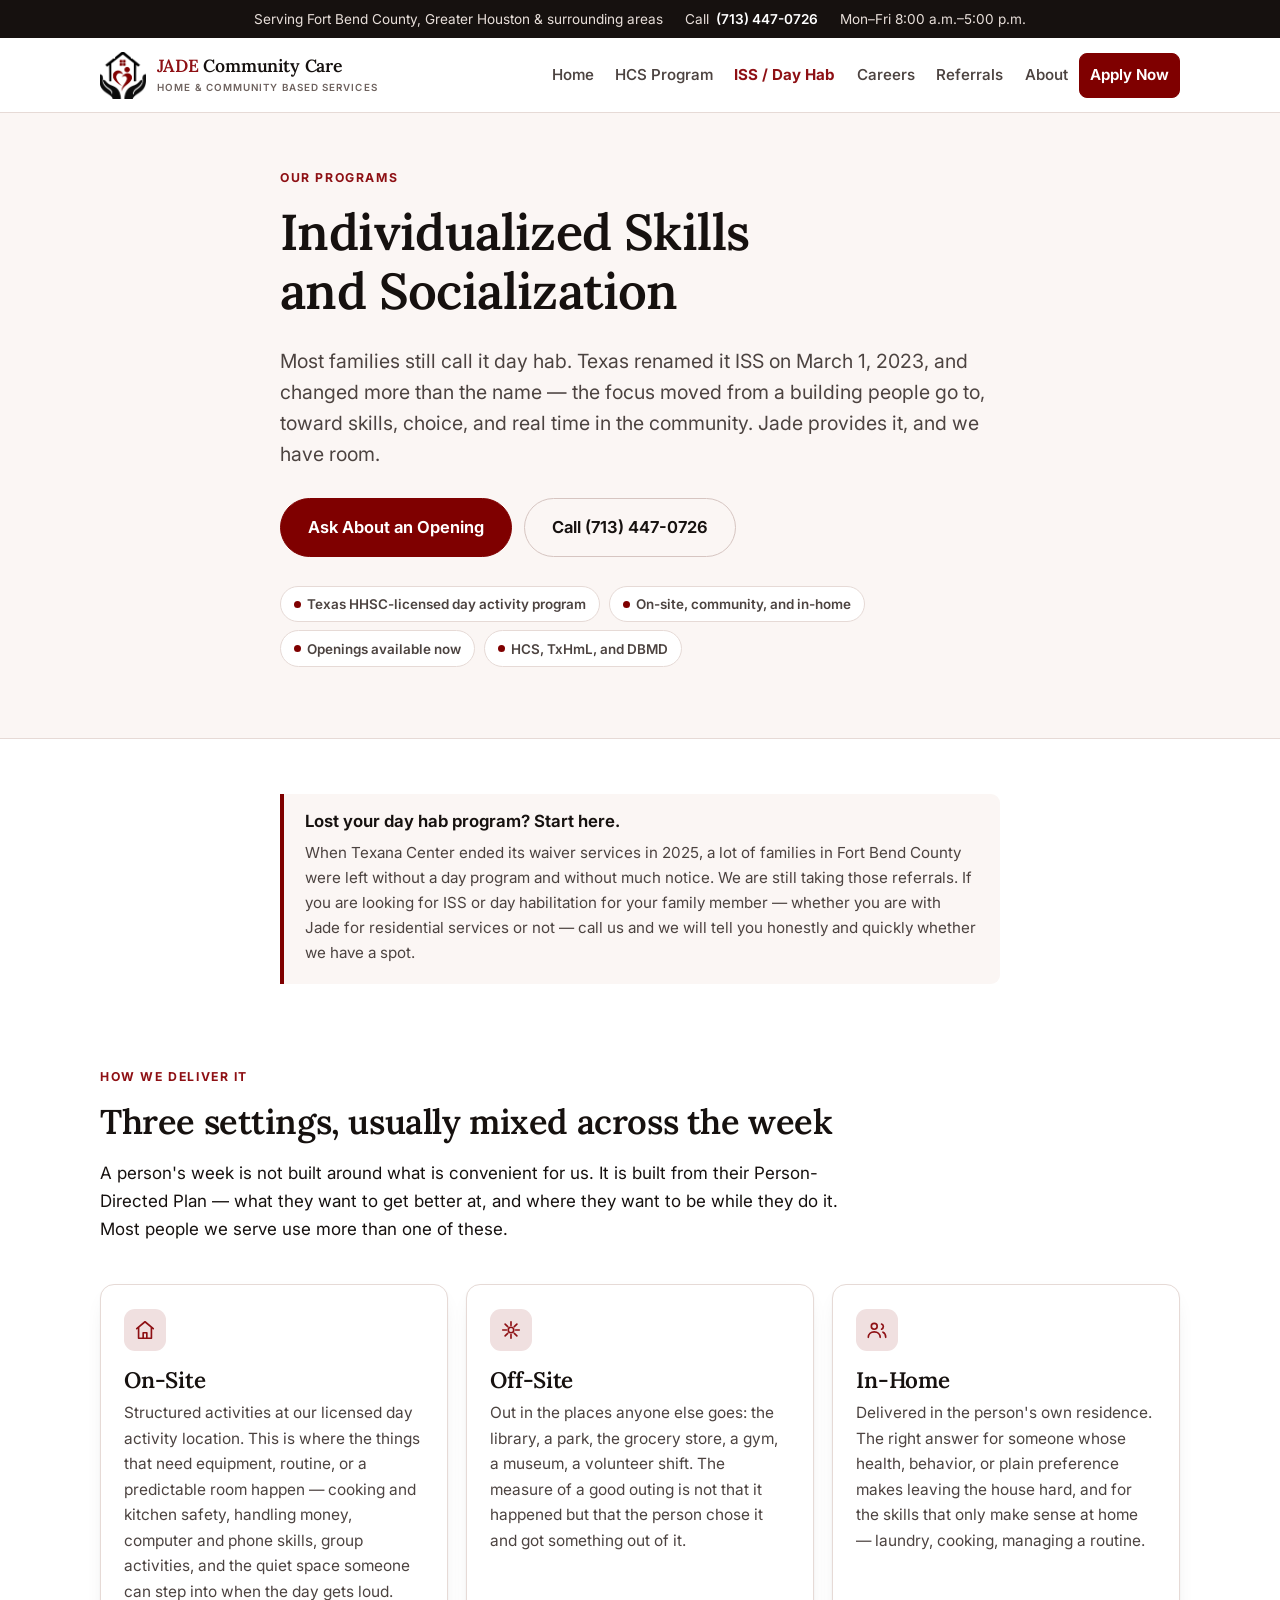
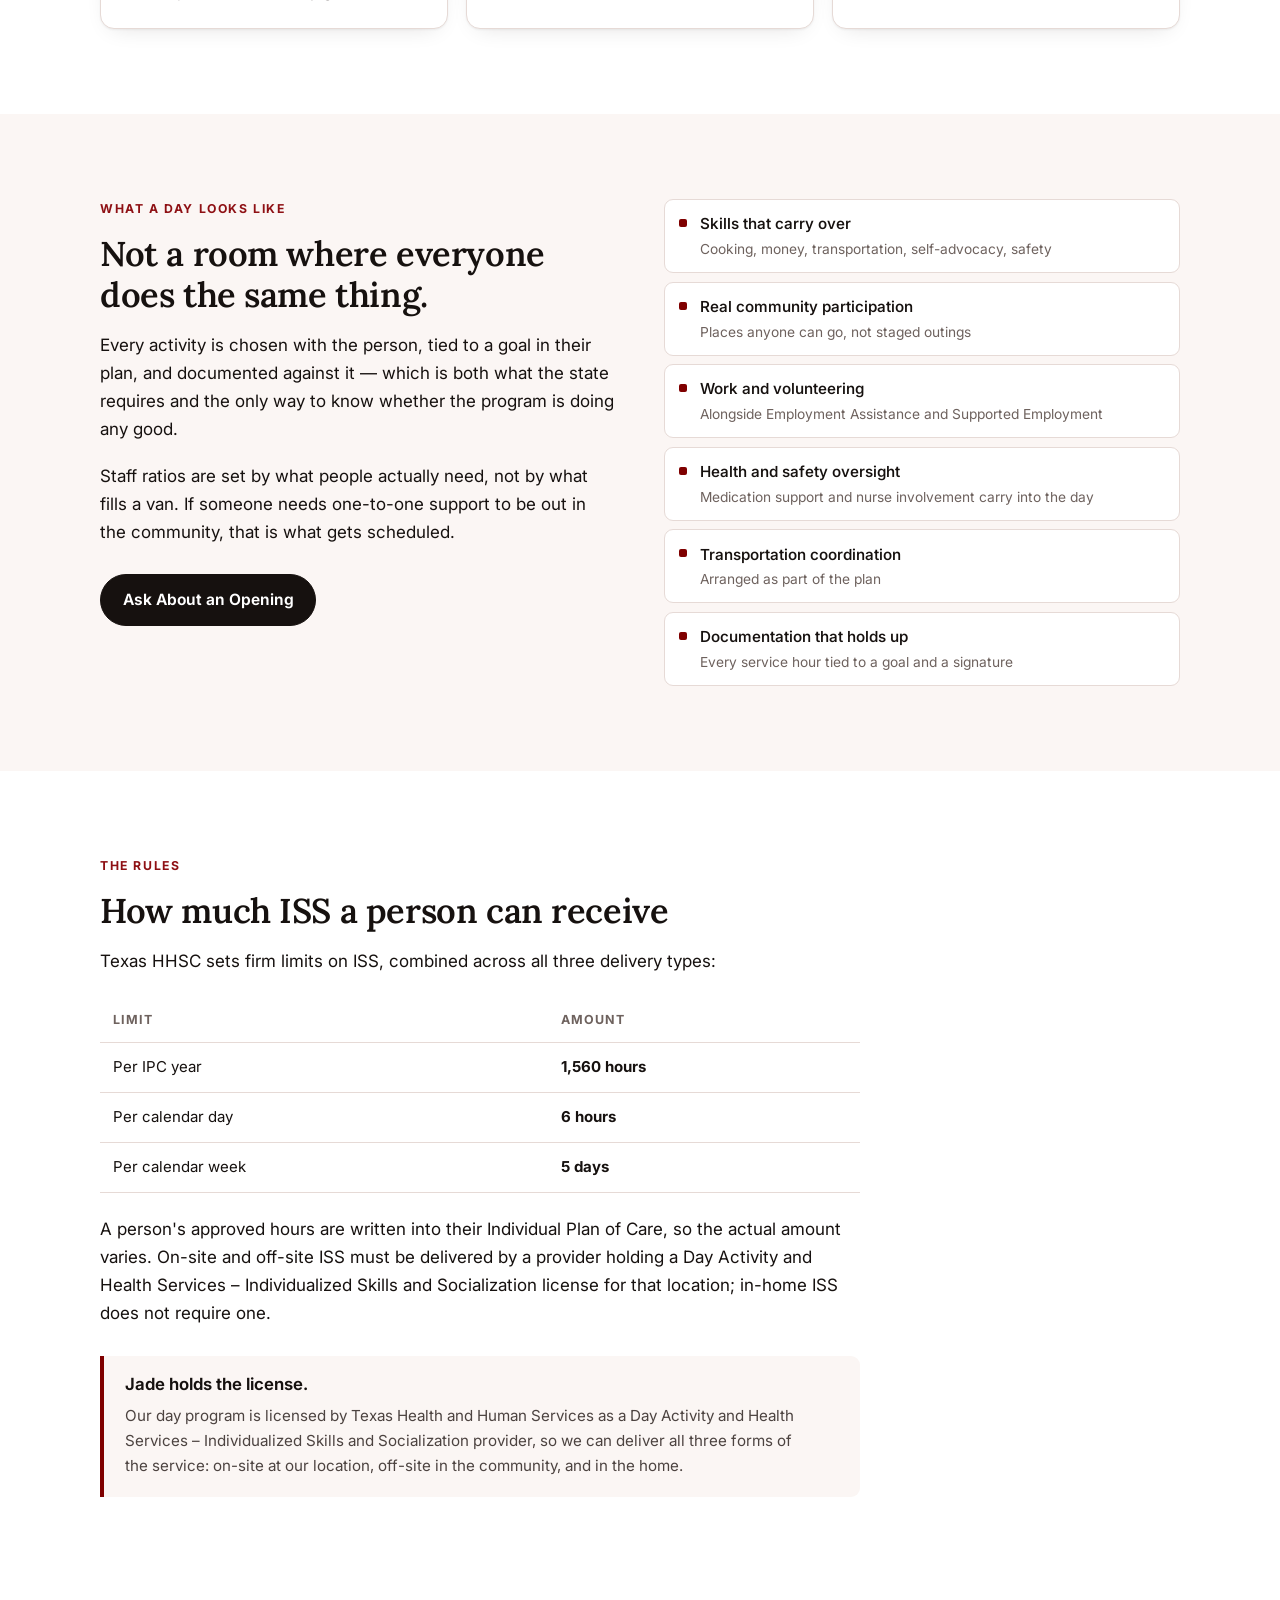
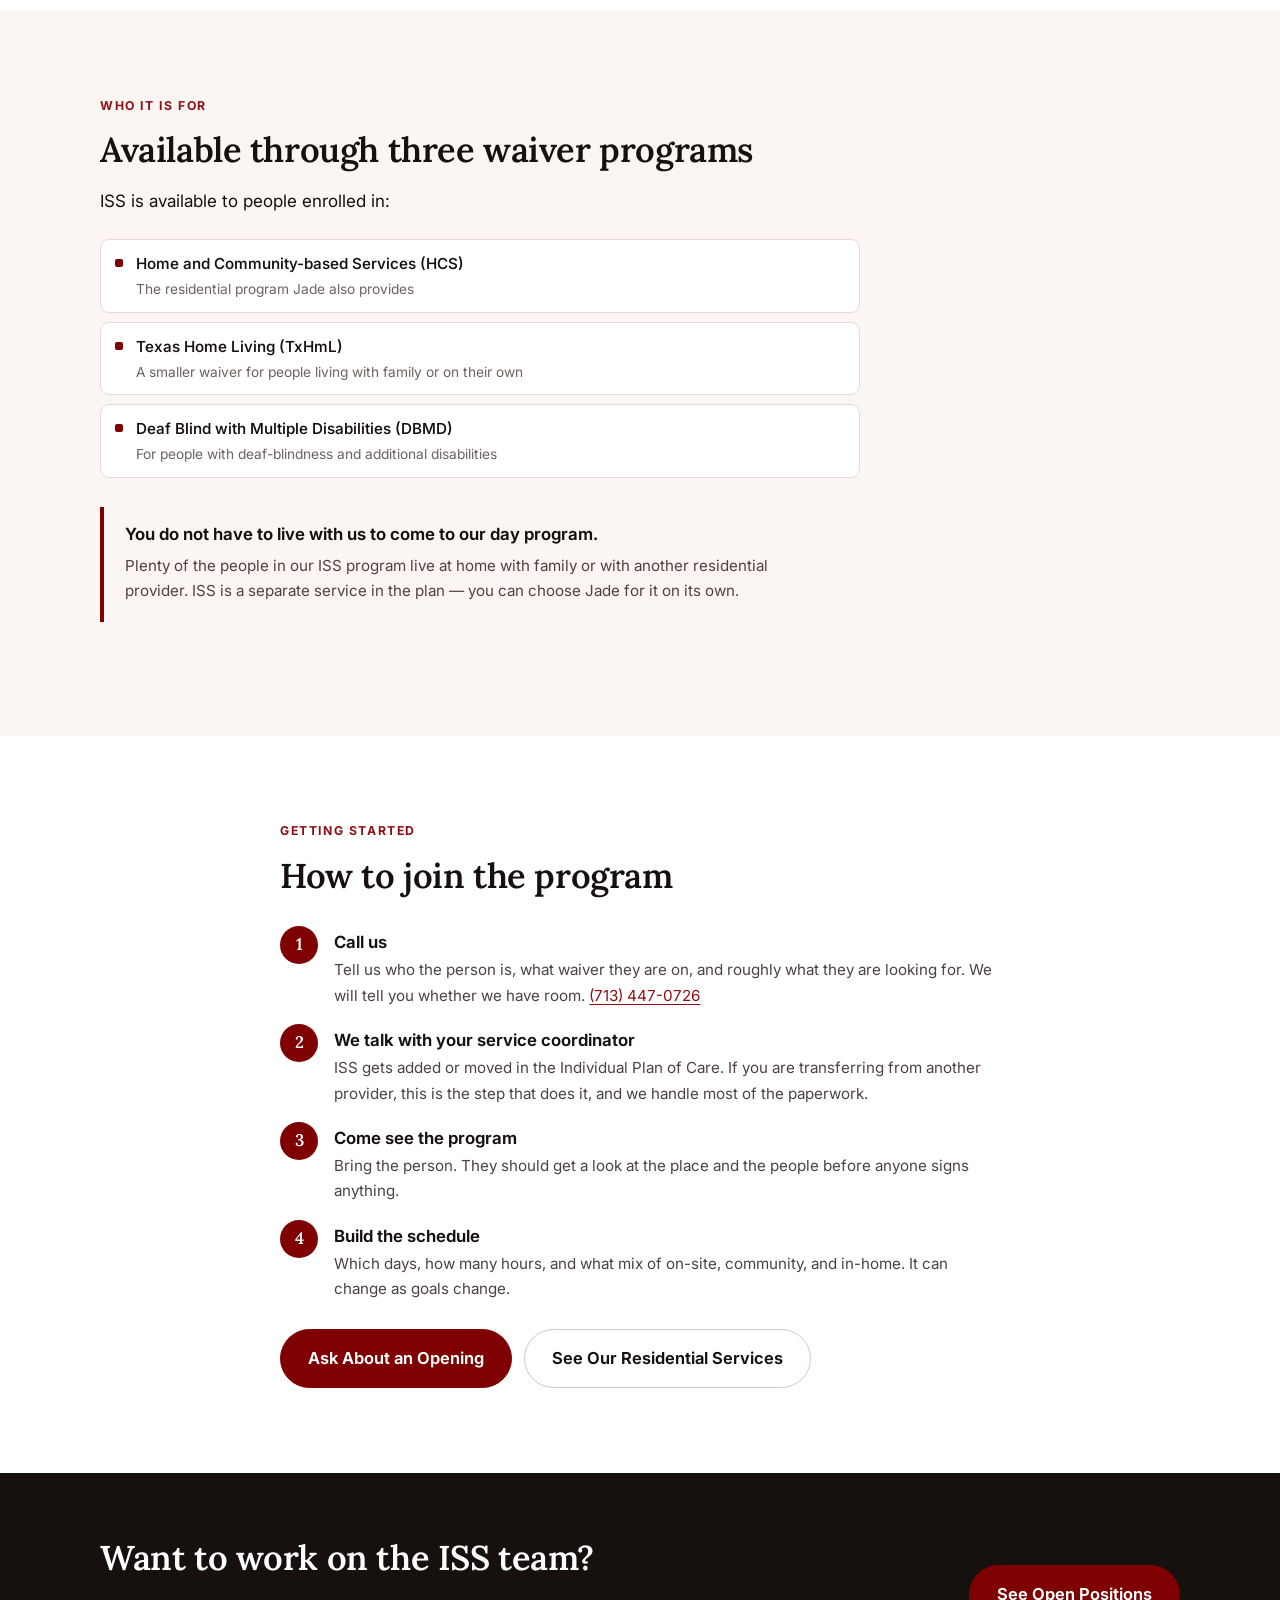
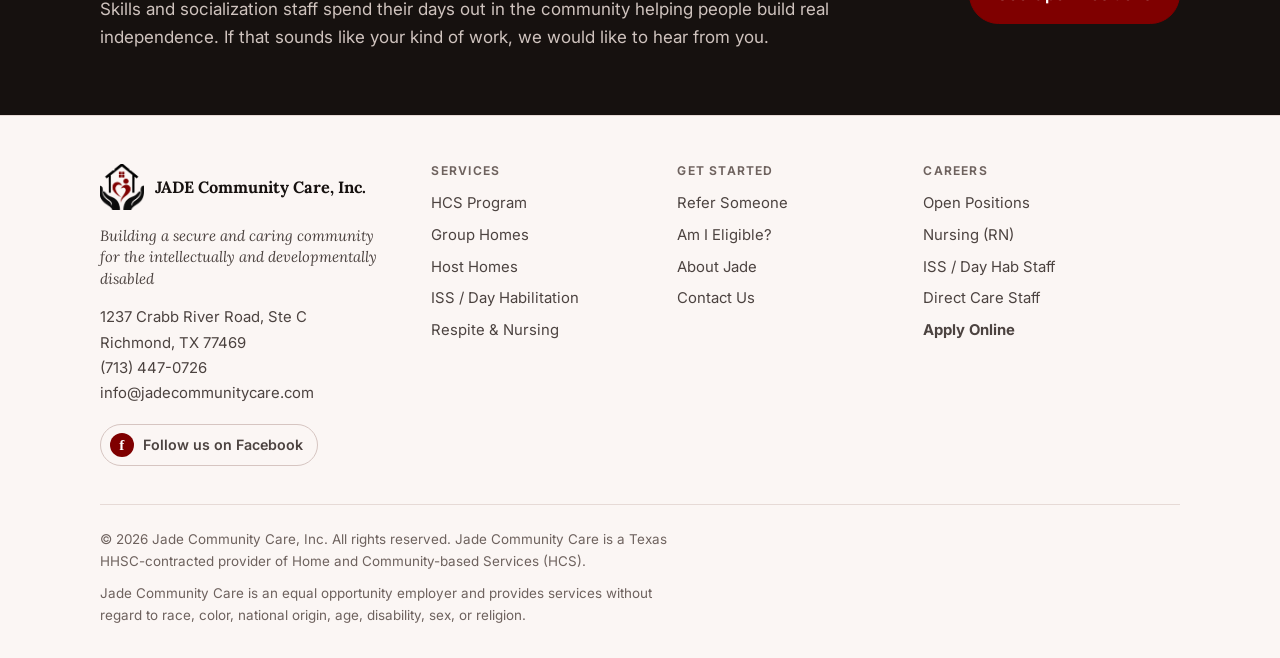
<file: iss.html>
<!DOCTYPE html>
<html lang="en">
<head>
<meta charset="utf-8">
<meta name="viewport" content="width=device-width, initial-scale=1">
<title>ISS / Day Habilitation | Individualized Skills and Socialization | Jade Community Care</title>
<meta name="description" content="Jade Community Care runs a Texas HHSC-licensed Individualized Skills and Socialization (ISS, formerly day habilitation) program in Richmond and Fort Bend County - on-site, in the community, and in the home. Now accepting new referrals and transfers.">
<link rel="canonical" href="https://jadecommunitycare.com/iss.html">
<meta property="og:type" content="website">
<meta property="og:site_name" content="Jade Community Care, Inc.">
<meta property="og:title" content="ISS / Day Habilitation | Individualized Skills and Socialization | Jade Community Care">
<meta property="og:description" content="Jade Community Care runs a Texas HHSC-licensed Individualized Skills and Socialization (ISS, formerly day habilitation) program in Richmond and Fort Bend County - on-site, in the community, and in the home. Now accepting new referrals and transfers.">
<meta property="og:image" content="https://jadecommunitycare.com/assets/logo-512.png">
<meta name="twitter:card" content="summary">
<meta name="theme-color" content="#7F0000">
<link rel="icon" href="assets/favicon.ico" sizes="any">
<link rel="icon" type="image/png" href="assets/logo-192.png">
<link rel="apple-touch-icon" href="assets/logo-192.png">
<link rel="preconnect" href="https://fonts.googleapis.com">
<link rel="preconnect" href="https://fonts.gstatic.com" crossorigin>
<link href="https://fonts.googleapis.com/css2?family=Inter:wght@400;500;600;700&family=Lora:wght@500;600;700&display=swap" rel="stylesheet">
<link rel="stylesheet" href="assets/styles.css">

</head>
<body>
<a class="skip" href="#main">Skip to main content</a>
<div class="topbar"><div class="wrap">
  <span>Serving Fort Bend County, Greater Houston &amp; surrounding areas</span>
  <span>Call <a href="tel:+17134470726">(713) 447-0726</a></span>
  <span>Mon&ndash;Fri 8:00&nbsp;a.m.&ndash;5:00&nbsp;p.m.</span>
</div></div>
<header class="site-header"><div class="wrap">
  <a class="brand" href="index.html">
    <img src="assets/mark.png" alt="" width="46" height="48">
    <span><b><i>JADE</i> Community Care</b><small>Home &amp; Community Based Services</small></span>
  </a>
  <button class="nav-toggle" type="button" aria-expanded="false" aria-controls="nav">
    <svg width="16" height="16" viewBox="0 0 24 24" fill="none" stroke="currentColor" stroke-width="2.2" stroke-linecap="round" aria-hidden="true"><path d="M4 7h16M4 12h16M4 17h16"/></svg>
    Menu
  </button>
  <nav class="nav" id="nav" aria-label="Main">
    <a href="index.html">Home</a><a href="hcs.html">HCS Program</a><a href="iss.html" aria-current="page">ISS / Day Hab</a><a href="careers.html">Careers</a><a href="refer.html">Referrals</a><a href="about.html">About</a>
    <a class="btn btn--primary" href="apply.html">Apply Now</a>
  </nav>
</div></header>
<main id="main">

<section class="section section--tight" style="background:var(--cream);border-bottom:1px solid var(--line)">
  <div class="wrap narrow">
    <p class="eyebrow">Our Programs</p>
    <h1>Individualized Skills and Socialization</h1>
    <p class="lede">Most families still call it day hab. Texas renamed it ISS on March 1, 2023, and
    changed more than the name &mdash; the focus moved from a building people go to, toward skills,
    choice, and real time in the community. Jade provides it, and we have room.</p>
    <div class="btn-row">
      <a class="btn btn--primary btn--lg" href="refer.html">Ask About an Opening</a>
      <a class="btn btn--ghost btn--lg" href="tel:+17134470726">Call (713) 447-0726</a>
    </div>
    <ul class="trust">
      <li>Texas HHSC-licensed day activity program</li>
      <li>On-site, community, and in-home</li>
      <li>Openings available now</li>
      <li>HCS, TxHmL, and DBMD</li>
    </ul>
  </div>
</section>

<section class="section section--tight"><div class="wrap narrow">
  <div class="callout" style="margin-top:0">
    <h4>Lost your day hab program? Start here.</h4>
    <p>When Texana Center ended its waiver services in 2025, a lot of families in Fort Bend County
    were left without a day program and without much notice. We are still taking those referrals.
    If you are looking for ISS or day habilitation for your family member &mdash; whether you are
    with Jade for residential services or not &mdash; call us and we will tell you honestly and
    quickly whether we have a spot.</p>
  </div>
</div></section>

<section class="section" style="padding-top:0"><div class="wrap">
  <div class="narrow">
    <p class="eyebrow">How We Deliver It</p>
    <h2>Three settings, usually mixed across the week</h2>
    <p>A person's week is not built around what is convenient for us. It is built from their
    Person-Directed Plan &mdash; what they want to get better at, and where they want to be while
    they do it. Most people we serve use more than one of these.</p>
  </div>

  <div class="grid grid--3" style="margin-top:2.6rem">
    <div class="card">
      <span class="card-ico" aria-hidden="true"><svg viewBox="0 0 24 24"><path d="M3 10.5 12 3l9 7.5"/><path d="M5 9.5V21h14V9.5"/><path d="M10 21v-6h4v6"/></svg></span>
      <h3>On-Site</h3>
      <p>Structured activities at our licensed day activity location. This is where the things that need
      equipment, routine, or a predictable room happen &mdash; cooking and kitchen safety, handling
      money, computer and phone skills, group activities, and the quiet space someone can step into
      when the day gets loud.</p>
    </div>
    <div class="card">
      <span class="card-ico" aria-hidden="true"><svg viewBox="0 0 24 24"><path d="M12 3v4M12 17v4M3 12h4M17 12h4M5.6 5.6l2.8 2.8M15.6 15.6l2.8 2.8M18.4 5.6l-2.8 2.8M8.4 15.6l-2.8 2.8"/><circle cx="12" cy="12" r="3"/></svg></span>
      <h3>Off-Site</h3>
      <p>Out in the places anyone else goes: the library, a park, the grocery store, a gym, a
      museum, a volunteer shift. The measure of a good outing is not that it happened but that the
      person chose it and got something out of it.</p>
    </div>
    <div class="card">
      <span class="card-ico" aria-hidden="true"><svg viewBox="0 0 24 24"><circle cx="9" cy="8" r="3.2"/><path d="M2.5 20c0-3.6 2.9-6 6.5-6s6.5 2.4 6.5 6"/><path d="M17 5.5a3 3 0 0 1 0 5.6"/><path d="M18.5 14.4c2 .8 3 2.6 3 5.6"/></svg></span>
      <h3>In-Home</h3>
      <p>Delivered in the person's own residence. The right answer for someone whose health,
      behavior, or plain preference makes leaving the house hard, and for the skills that only make
      sense at home &mdash; laundry, cooking, managing a routine.</p>
    </div>
  </div>
</div></section>

<section class="section section--cream"><div class="wrap">
  <div class="grid grid--2" style="gap:3rem;align-items:start">
    <div>
      <p class="eyebrow">What a Day Looks Like</p>
      <h2>Not a room where everyone does the same thing.</h2>
      <p>Every activity is chosen with the person, tied to a goal in their plan, and documented
      against it &mdash; which is both what the state requires and the only way to know whether the
      program is doing any good.</p>
      <p>Staff ratios are set by what people actually need, not by what fills a van. If someone
      needs one-to-one support to be out in the community, that is what gets scheduled.</p>
      <div class="btn-row">
        <a class="btn btn--dark" href="refer.html">Ask About an Opening</a>
      </div>
    </div>
    <div>
      <ul class="svc-list" style="grid-template-columns:1fr">
        <li>Skills that carry over<span>Cooking, money, transportation, self-advocacy, safety</span></li>
        <li>Real community participation<span>Places anyone can go, not staged outings</span></li>
        <li>Work and volunteering<span>Alongside Employment Assistance and Supported Employment</span></li>
        <li>Health and safety oversight<span>Medication support and nurse involvement carry into the day</span></li>
        <li>Transportation coordination<span>Arranged as part of the plan</span></li>
        <li>Documentation that holds up<span>Every service hour tied to a goal and a signature</span></li>
      </ul>
    </div>
  </div>
</div></section>

<section class="section"><div class="wrap">
  <div class="narrow">
    <p class="eyebrow">The Rules</p>
    <h2>How much ISS a person can receive</h2>
    <p>Texas HHSC sets firm limits on ISS, combined across all three delivery types:</p>
    <div class="table-scroll" style="margin-top:1.4rem">
      <table class="rates">
        <thead><tr><th>Limit</th><th>Amount</th></tr></thead>
        <tbody>
          <tr><td>Per IPC year</td><td><strong>1,560 hours</strong></td></tr>
          <tr><td>Per calendar day</td><td><strong>6 hours</strong></td></tr>
          <tr><td>Per calendar week</td><td><strong>5 days</strong></td></tr>
        </tbody>
      </table>
    </div>
    <p style="margin-top:1.4rem">A person's approved hours are written into their Individual Plan of
    Care, so the actual amount varies. On-site and off-site ISS must be delivered by a provider
    holding a Day Activity and Health Services &ndash; Individualized Skills and Socialization
    license for that location; in-home ISS does not require one.</p>
    <div class="callout">
      <h4>Jade holds the license.</h4>
      <p>Our day program is licensed by Texas Health and Human Services as a Day Activity and
      Health Services &ndash; Individualized Skills and Socialization provider, so we can deliver
      all three forms of the service: on-site at our location, off-site in the community, and in
      the home.</p>
    </div>
  </div>
</div></section>

<section class="section section--cream"><div class="wrap">
  <div class="narrow">
    <p class="eyebrow">Who It Is For</p>
    <h2>Available through three waiver programs</h2>
    <p>ISS is available to people enrolled in:</p>
    <ul class="svc-list" style="margin:1.5rem 0 0;grid-template-columns:1fr">
      <li>Home and Community-based Services (HCS)<span>The residential program Jade also provides</span></li>
      <li>Texas Home Living (TxHmL)<span>A smaller waiver for people living with family or on their own</span></li>
      <li>Deaf Blind with Multiple Disabilities (DBMD)<span>For people with deaf-blindness and additional disabilities</span></li>
    </ul>
    <div class="callout">
      <h4>You do not have to live with us to come to our day program.</h4>
      <p>Plenty of the people in our ISS program live at home with family or with another
      residential provider. ISS is a separate service in the plan &mdash; you can choose Jade for it
      on its own.</p>
    </div>
  </div>
</div></section>

<section class="section"><div class="wrap narrow">
  <p class="eyebrow">Getting Started</p>
  <h2>How to join the program</h2>
  <ol class="steps">
    <li><h4>Call us</h4><p>Tell us who the person is, what waiver they are on, and roughly what they
    are looking for. We will tell you whether we have room. <a href="tel:+17134470726">(713) 447-0726</a></p></li>
    <li><h4>We talk with your service coordinator</h4><p>ISS gets added or moved in the Individual
    Plan of Care. If you are transferring from another provider, this is the step that does it, and
    we handle most of the paperwork.</p></li>
    <li><h4>Come see the program</h4><p>Bring the person. They should get a look at the place and
    the people before anyone signs anything.</p></li>
    <li><h4>Build the schedule</h4><p>Which days, how many hours, and what mix of on-site,
    community, and in-home. It can change as goals change.</p></li>
  </ol>
  <div class="btn-row">
    <a class="btn btn--primary btn--lg" href="refer.html">Ask About an Opening</a>
    <a class="btn btn--ghost btn--lg" href="hcs.html">See Our Residential Services</a>
  </div>
</div></section>

<section class="band"><div class="wrap">
  <div><h2>Want to work on the ISS team?</h2><p>Skills and socialization staff spend their days out in the community helping people build real independence. If that sounds like your kind of work, we would like to hear from you.</p></div>
  <div class="btn-row" style="margin:0">
    <a class="btn btn--primary btn--lg" href="careers.html">See Open Positions</a>
  </div>
</div></section>

</main>
<footer class="site-footer"><div class="wrap">
  <div class="cols">
    <div>
      <div class="foot-brand">
        <img src="assets/mark.png" alt="" width="44" height="46">
        <b>JADE Community Care, Inc.</b>
      </div>
      <p class="foot-motto">Building a secure and caring community for the intellectually and developmentally disabled</p>
      <address>
        1237 Crabb River Road, Ste C<br>Richmond, TX 77469<br>
        <a href="tel:+17134470726">(713) 447-0726</a><br>
        <a href="mailto:info@jadecommunitycare.com">info@jadecommunitycare.com</a>
      </address>
      
      <a class="social" href="https://www.facebook.com/p/JADE-Community-Care-Inc-100076214989633/" target="_blank" rel="noopener">
        <span aria-hidden="true">f</span> Follow us on Facebook
      </a>
    </div>
    <div>
      <h4>Services</h4>
      <ul>
        <li><a href="hcs.html">HCS Program</a></li>
        <li><a href="hcs.html#living">Group Homes</a></li>
        <li><a href="hcs.html#living">Host Homes</a></li>
        <li><a href="iss.html">ISS / Day Habilitation</a></li>
        <li><a href="hcs.html#services">Respite &amp; Nursing</a></li>
      </ul>
    </div>
    <div>
      <h4>Get Started</h4>
      <ul>
        <li><a href="refer.html">Refer Someone</a></li>
        <li><a href="hcs.html#eligibility">Am I Eligible?</a></li>
        <li><a href="about.html">About Jade</a></li>
        <li><a href="about.html#contact">Contact Us</a></li>
      </ul>
    </div>
    <div>
      <h4>Careers</h4>
      <ul>
        <li><a href="careers.html">Open Positions</a></li>
        <li><a href="careers.html#nurses">Nursing (RN)</a></li>
        <li><a href="careers.html#iss-staff">ISS / Day Hab Staff</a></li>
        <li><a href="careers.html#dsp">Direct Care Staff</a></li>
        <li><a href="apply.html"><strong>Apply Online</strong></a></li>
      </ul>
    </div>
  </div>
  <div class="colophon">
    <p>&copy; 2026 Jade Community Care, Inc. All rights reserved. Jade Community Care is a Texas
    HHSC-contracted provider of Home and Community-based Services (HCS).</p>
    <p>Jade Community Care is an equal opportunity employer and provides services without regard to
    race, color, national origin, age, disability, sex, or religion.</p>
  </div>
</div></footer>
<script src="assets/app.js"></script>
</body>
</html>
</file>
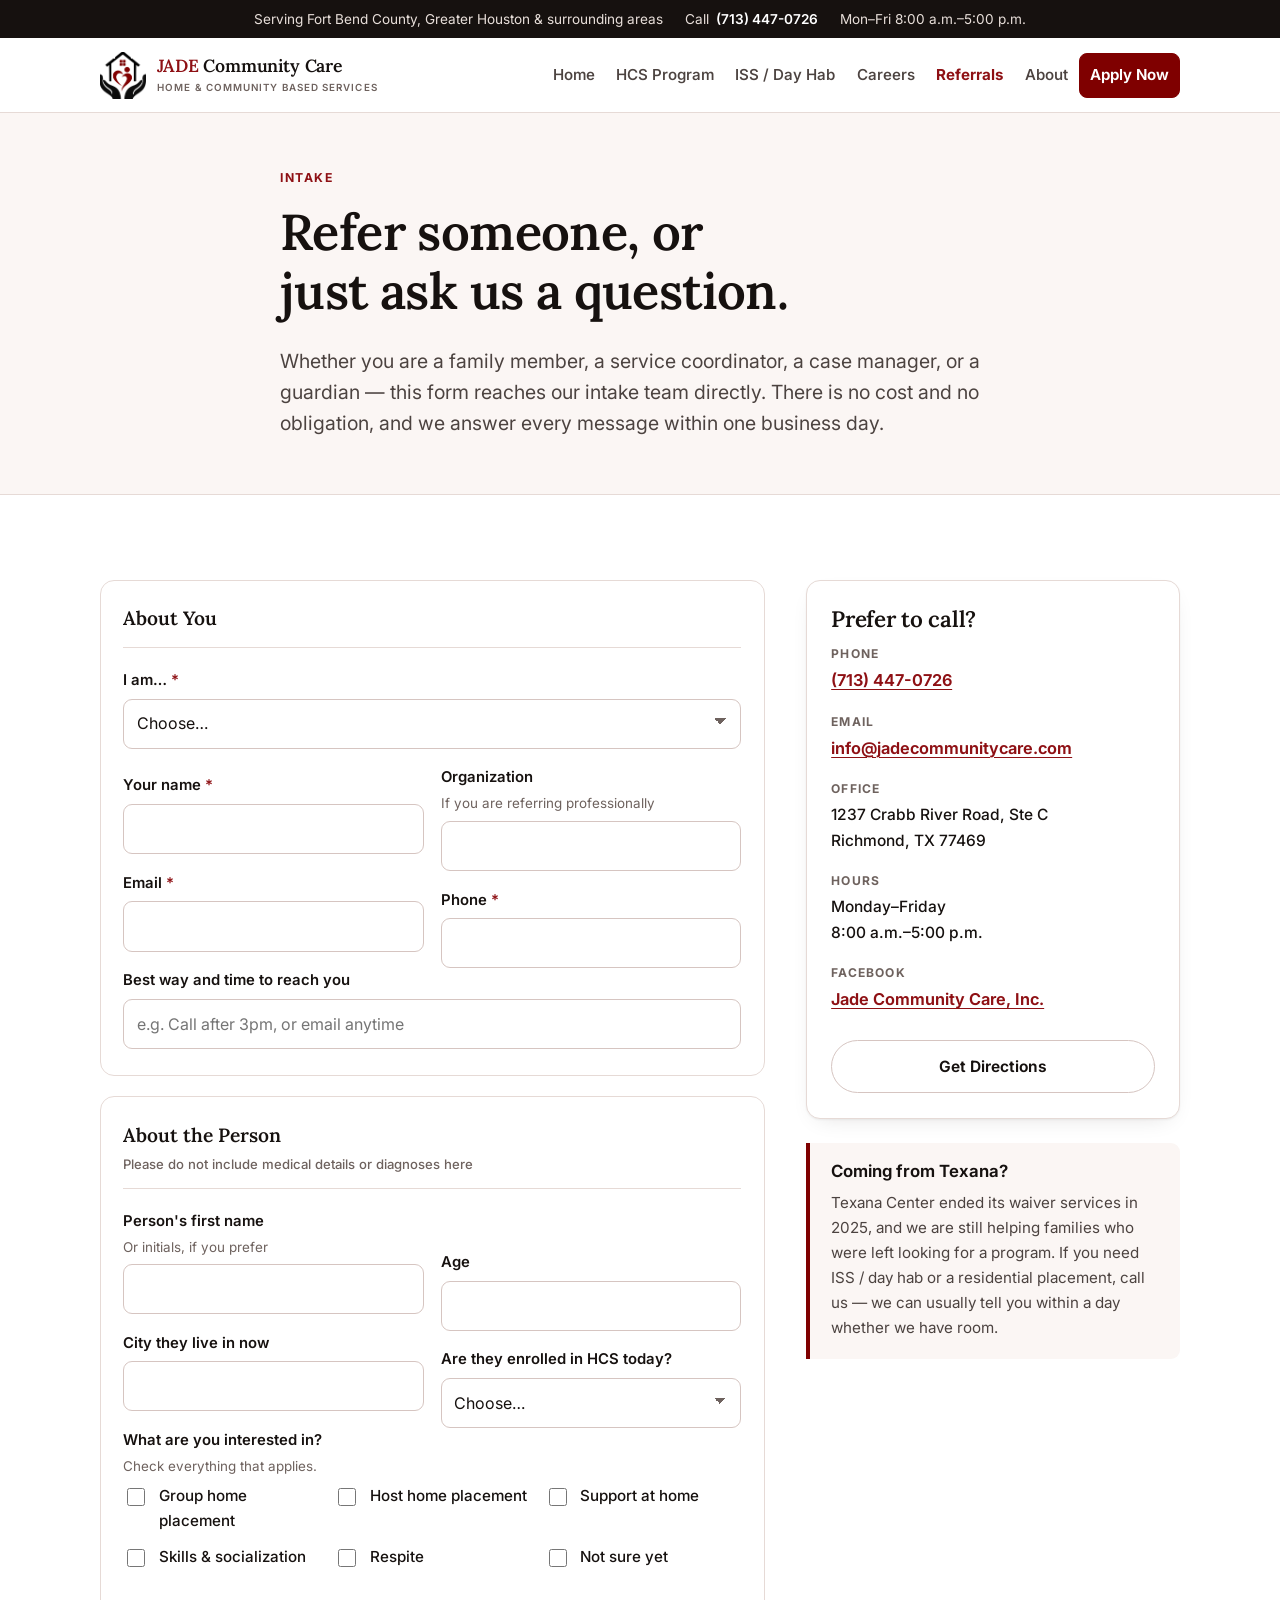
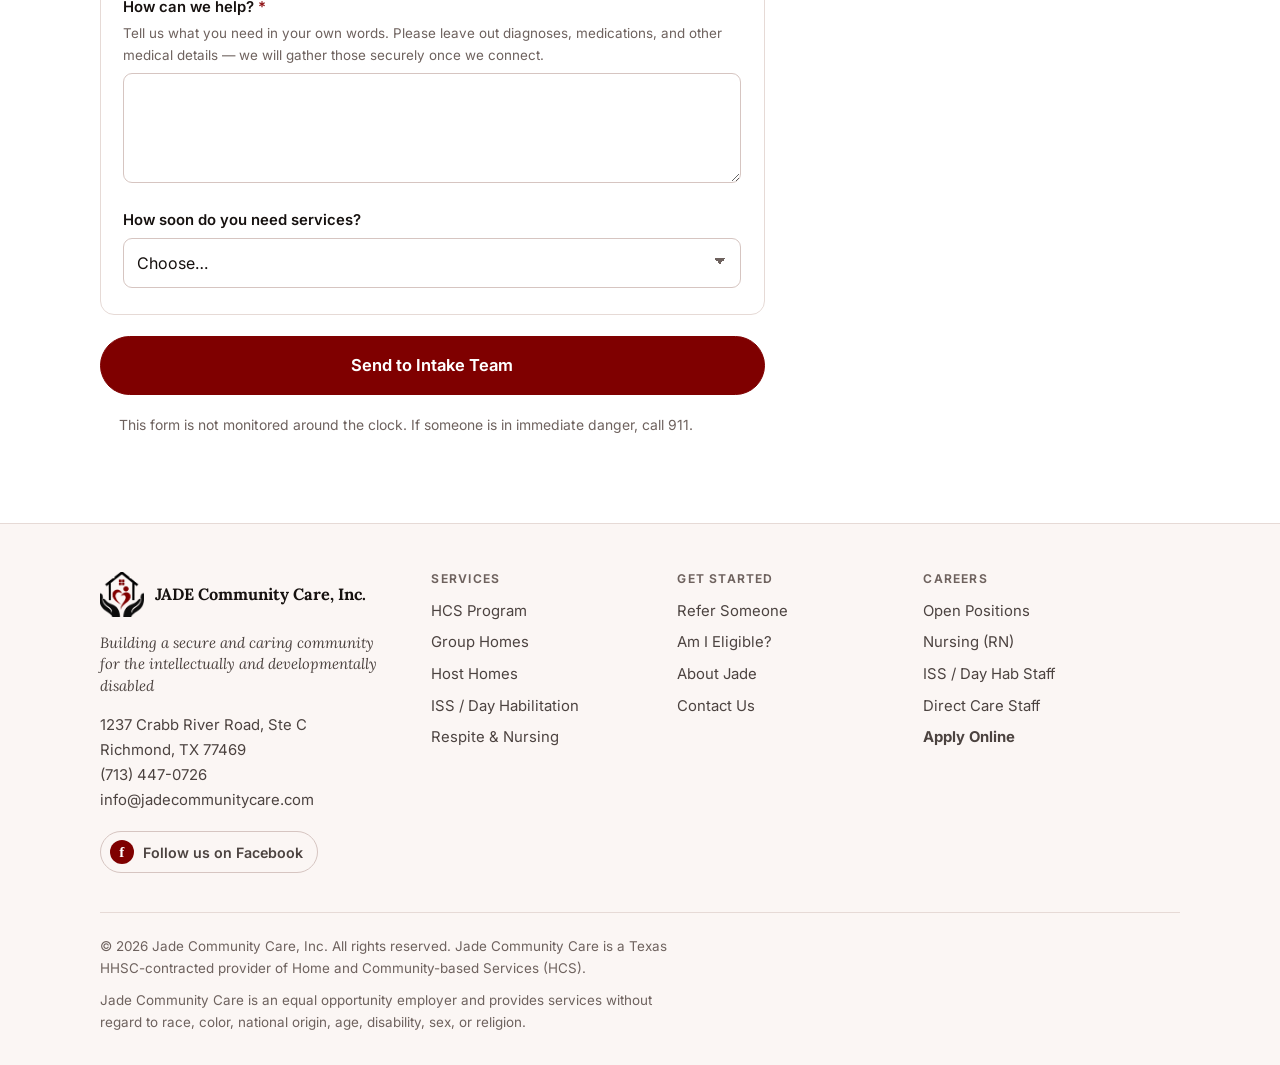
<file: refer.html>
<!DOCTYPE html>
<html lang="en">
<head>
<meta charset="utf-8">
<meta name="viewport" content="width=device-width, initial-scale=1">
<title>Refer Someone | Intake &amp; Inquiries | Jade Community Care</title>
<meta name="description" content="Refer a person for HCS services with Jade Community Care, or ask a question about eligibility, group homes, host homes, and openings in Fort Bend County.">
<link rel="canonical" href="https://jadecommunitycare.com/refer.html">
<meta property="og:type" content="website">
<meta property="og:site_name" content="Jade Community Care, Inc.">
<meta property="og:title" content="Refer Someone | Intake &amp; Inquiries | Jade Community Care">
<meta property="og:description" content="Refer a person for HCS services with Jade Community Care, or ask a question about eligibility, group homes, host homes, and openings in Fort Bend County.">
<meta property="og:image" content="https://jadecommunitycare.com/assets/logo-512.png">
<meta name="twitter:card" content="summary">
<meta name="theme-color" content="#7F0000">
<link rel="icon" href="assets/favicon.ico" sizes="any">
<link rel="icon" type="image/png" href="assets/logo-192.png">
<link rel="apple-touch-icon" href="assets/logo-192.png">
<link rel="preconnect" href="https://fonts.googleapis.com">
<link rel="preconnect" href="https://fonts.gstatic.com" crossorigin>
<link href="https://fonts.googleapis.com/css2?family=Inter:wght@400;500;600;700&family=Lora:wght@500;600;700&display=swap" rel="stylesheet">
<link rel="stylesheet" href="assets/styles.css">

</head>
<body>
<a class="skip" href="#main">Skip to main content</a>
<div class="topbar"><div class="wrap">
  <span>Serving Fort Bend County, Greater Houston &amp; surrounding areas</span>
  <span>Call <a href="tel:+17134470726">(713) 447-0726</a></span>
  <span>Mon&ndash;Fri 8:00&nbsp;a.m.&ndash;5:00&nbsp;p.m.</span>
</div></div>
<header class="site-header"><div class="wrap">
  <a class="brand" href="index.html">
    <img src="assets/mark.png" alt="" width="46" height="48">
    <span><b><i>JADE</i> Community Care</b><small>Home &amp; Community Based Services</small></span>
  </a>
  <button class="nav-toggle" type="button" aria-expanded="false" aria-controls="nav">
    <svg width="16" height="16" viewBox="0 0 24 24" fill="none" stroke="currentColor" stroke-width="2.2" stroke-linecap="round" aria-hidden="true"><path d="M4 7h16M4 12h16M4 17h16"/></svg>
    Menu
  </button>
  <nav class="nav" id="nav" aria-label="Main">
    <a href="index.html">Home</a><a href="hcs.html">HCS Program</a><a href="iss.html">ISS / Day Hab</a><a href="careers.html">Careers</a><a href="refer.html" aria-current="page">Referrals</a><a href="about.html">About</a>
    <a class="btn btn--primary" href="apply.html">Apply Now</a>
  </nav>
</div></header>
<main id="main">

<section class="section section--tight" style="background:var(--cream);border-bottom:1px solid var(--line)">
  <div class="wrap narrow">
    <p class="eyebrow">Intake</p>
    <h1>Refer someone, or just ask us a question.</h1>
    <p class="lede">Whether you are a family member, a service coordinator, a case manager, or a
    guardian &mdash; this form reaches our intake team directly. There is no cost and no obligation,
    and we answer every message within one business day.</p>
  </div>
</section>

<section class="section"><div class="wrap">
  <div class="grid" style="grid-template-columns:1.6fr .9fr;gap:2.6rem;align-items:start">
    <div>
      <form class="form" style="margin-top:0" action="https://formsubmit.co/info@jadecommunitycare.com" method="POST">
        <input type="hidden" name="_subject" value="New referral or inquiry - Jade Community Care website">
        <input type="hidden" name="_template" value="table">
        <input type="hidden" name="_captcha" value="false">
        <input type="hidden" name="_next" value="https://jadecommunitycare.com/thank-you.html?t=referral">
        <input type="hidden" name="_autoresponse" value="Thank you for contacting Jade Community Care. We have received your message and someone from our intake team will follow up with you within one business day. If this is urgent, please call us at (713) 447-0726. - Jade Community Care, Inc.">
        <div class="honey" aria-hidden="true"><label for="_honey2">Leave this blank</label><input type="text" id="_honey2" name="_honey" tabindex="-1" autocomplete="off"></div>

        <fieldset>
          <legend>About You</legend>
          <div class="field">
            <label for="who">I am&hellip; <span class="req" aria-hidden="true">*</span></label>
            <select id="who" name="Relationship to the person" required>
              <option value="">Choose&hellip;</option>
              <option>A family member</option>
              <option>A legal guardian</option>
              <option>The person seeking services</option>
              <option>A service coordinator or case manager</option>
              <option>A LIDDA or agency staff member</option>
              <option>A hospital or clinic discharge planner</option>
              <option>Other</option>
            </select>
          </div>
          <div class="row">
            <div class="field"><label for="rn">Your name <span class="req" aria-hidden="true">*</span></label>
              <input type="text" id="rn" name="Your name" required autocomplete="name"></div>
            <div class="field"><label for="ro">Organization <span class="hint">If you are referring professionally</span></label>
              <input type="text" id="ro" name="Organization"></div>
          </div>
          <div class="row">
            <div class="field"><label for="re">Email <span class="req" aria-hidden="true">*</span></label>
              <input type="email" id="re" name="email" required autocomplete="email"></div>
            <div class="field"><label for="rp">Phone <span class="req" aria-hidden="true">*</span></label>
              <input type="tel" id="rp" name="Phone" required autocomplete="tel"></div>
          </div>
          <div class="field">
            <label for="rc">Best way and time to reach you</label>
            <input type="text" id="rc" name="Best way to reach you" placeholder="e.g. Call after 3pm, or email anytime">
          </div>
        </fieldset>

        <fieldset>
          <legend>About the Person <small>Please do not include medical details or diagnoses here</small></legend>
          <div class="row">
            <div class="field"><label for="pn">Person's first name <span class="hint">Or initials, if you prefer</span></label>
              <input type="text" id="pn" name="Person's first name"></div>
            <div class="field"><label for="pa">Age</label>
              <input type="text" id="pa" name="Person's age" inputmode="numeric"></div>
          </div>
          <div class="row">
            <div class="field"><label for="pl">City they live in now</label>
              <input type="text" id="pl" name="Person's city"></div>
            <div class="field">
              <label for="pw">Are they enrolled in HCS today?</label>
              <select id="pw" name="HCS status">
                <option value="">Choose&hellip;</option>
                <option>Yes, with another provider</option>
                <option>Yes, and looking to transfer to Jade</option>
                <option>Not yet &mdash; on the interest list</option>
                <option>Not yet &mdash; not on the interest list</option>
                <option>Enrolled in a different waiver (TxHmL, CLASS, DBMD)</option>
                <option>I am not sure</option>
              </select>
            </div>
          </div>
          <div class="field">
            <label>What are you interested in? <span class="hint">Check everything that applies.</span></label>
            <div class="check-grid">
              <div class="check"><input type="checkbox" id="i1" name="Interested in" value="Group home placement"><label for="i1">Group home placement</label></div>
              <div class="check"><input type="checkbox" id="i2" name="Interested in" value="Host home placement"><label for="i2">Host home placement</label></div>
              <div class="check"><input type="checkbox" id="i3" name="Interested in" value="Supported home living"><label for="i3">Support at home</label></div>
              <div class="check"><input type="checkbox" id="i4" name="Interested in" value="Individualized Skills and Socialization"><label for="i4">Skills &amp; socialization</label></div>
              <div class="check"><input type="checkbox" id="i5" name="Interested in" value="Respite"><label for="i5">Respite</label></div>
              <div class="check"><input type="checkbox" id="i6" name="Interested in" value="Not sure yet - general question"><label for="i6">Not sure yet</label></div>
            </div>
          </div>
          <div class="field">
            <label for="msg">How can we help? <span class="req" aria-hidden="true">*</span>
              <span class="hint">Tell us what you need in your own words. Please leave out diagnoses,
              medications, and other medical details &mdash; we will gather those securely once we
              connect.</span></label>
            <textarea id="msg" name="Message" required></textarea>
          </div>
          <div class="field">
            <label for="urg">How soon do you need services?</label>
            <select id="urg" name="Timeline">
              <option value="">Choose&hellip;</option>
              <option>Immediately &mdash; this is urgent</option>
              <option>Within the next month</option>
              <option>Within the next few months</option>
              <option>Just planning ahead for now</option>
            </select>
          </div>
        </fieldset>

        <button class="btn btn--primary btn--lg btn--block" type="submit">Send to Intake Team</button>
        <p class="legal center" style="margin-top:1.2rem">
          This form is not monitored around the clock. If someone is in immediate danger, call 911.
        </p>
      </form>
    </div>

    <aside>
      <div class="contact-card">
        <h3 style="margin-top:0">Prefer to call?</h3>
        <dl>
          <div><dt>Phone</dt><dd><a href="tel:+17134470726">(713) 447-0726</a></dd></div>
          <div><dt>Email</dt><dd><a href="mailto:info@jadecommunitycare.com">info@jadecommunitycare.com</a></dd></div>
          <div><dt>Office</dt><dd style="font-weight:500;font-size:.97rem">1237 Crabb River Road, Ste C<br>Richmond, TX 77469</dd></div>
          <div><dt>Hours</dt><dd style="font-weight:500;font-size:.97rem">Monday&ndash;Friday<br>8:00&nbsp;a.m.&ndash;5:00&nbsp;p.m.</dd></div>
          <div><dt>Facebook</dt><dd><a href="https://www.facebook.com/p/JADE-Community-Care-Inc-100076214989633/" target="_blank" rel="noopener">Jade Community Care, Inc.</a></dd></div>
        </dl>
        <div class="btn-row"><a class="btn btn--ghost btn--block" href="https://www.google.com/maps/search/?api=1&query=1237+Crabb+River+Rd+Ste+C+Richmond+TX+77469" target="_blank" rel="noopener">Get Directions</a></div>
      </div>
      <div class="callout" style="margin-top:1.5rem">
        <h4>Coming from Texana?</h4>
        <p>Texana Center ended its waiver services in 2025, and we are still helping families who
        were left looking for a program. If you need ISS / day hab or a residential placement, call
        us &mdash; we can usually tell you within a day whether we have room.</p>
      </div>
    </aside>
  </div>
</div></section>

</main>
<footer class="site-footer"><div class="wrap">
  <div class="cols">
    <div>
      <div class="foot-brand">
        <img src="assets/mark.png" alt="" width="44" height="46">
        <b>JADE Community Care, Inc.</b>
      </div>
      <p class="foot-motto">Building a secure and caring community for the intellectually and developmentally disabled</p>
      <address>
        1237 Crabb River Road, Ste C<br>Richmond, TX 77469<br>
        <a href="tel:+17134470726">(713) 447-0726</a><br>
        <a href="mailto:info@jadecommunitycare.com">info@jadecommunitycare.com</a>
      </address>
      
      <a class="social" href="https://www.facebook.com/p/JADE-Community-Care-Inc-100076214989633/" target="_blank" rel="noopener">
        <span aria-hidden="true">f</span> Follow us on Facebook
      </a>
    </div>
    <div>
      <h4>Services</h4>
      <ul>
        <li><a href="hcs.html">HCS Program</a></li>
        <li><a href="hcs.html#living">Group Homes</a></li>
        <li><a href="hcs.html#living">Host Homes</a></li>
        <li><a href="iss.html">ISS / Day Habilitation</a></li>
        <li><a href="hcs.html#services">Respite &amp; Nursing</a></li>
      </ul>
    </div>
    <div>
      <h4>Get Started</h4>
      <ul>
        <li><a href="refer.html">Refer Someone</a></li>
        <li><a href="hcs.html#eligibility">Am I Eligible?</a></li>
        <li><a href="about.html">About Jade</a></li>
        <li><a href="about.html#contact">Contact Us</a></li>
      </ul>
    </div>
    <div>
      <h4>Careers</h4>
      <ul>
        <li><a href="careers.html">Open Positions</a></li>
        <li><a href="careers.html#nurses">Nursing (RN)</a></li>
        <li><a href="careers.html#iss-staff">ISS / Day Hab Staff</a></li>
        <li><a href="careers.html#dsp">Direct Care Staff</a></li>
        <li><a href="apply.html"><strong>Apply Online</strong></a></li>
      </ul>
    </div>
  </div>
  <div class="colophon">
    <p>&copy; 2026 Jade Community Care, Inc. All rights reserved. Jade Community Care is a Texas
    HHSC-contracted provider of Home and Community-based Services (HCS).</p>
    <p>Jade Community Care is an equal opportunity employer and provides services without regard to
    race, color, national origin, age, disability, sex, or religion.</p>
  </div>
</div></footer>
<script src="assets/app.js"></script>
</body>
</html>
</file>
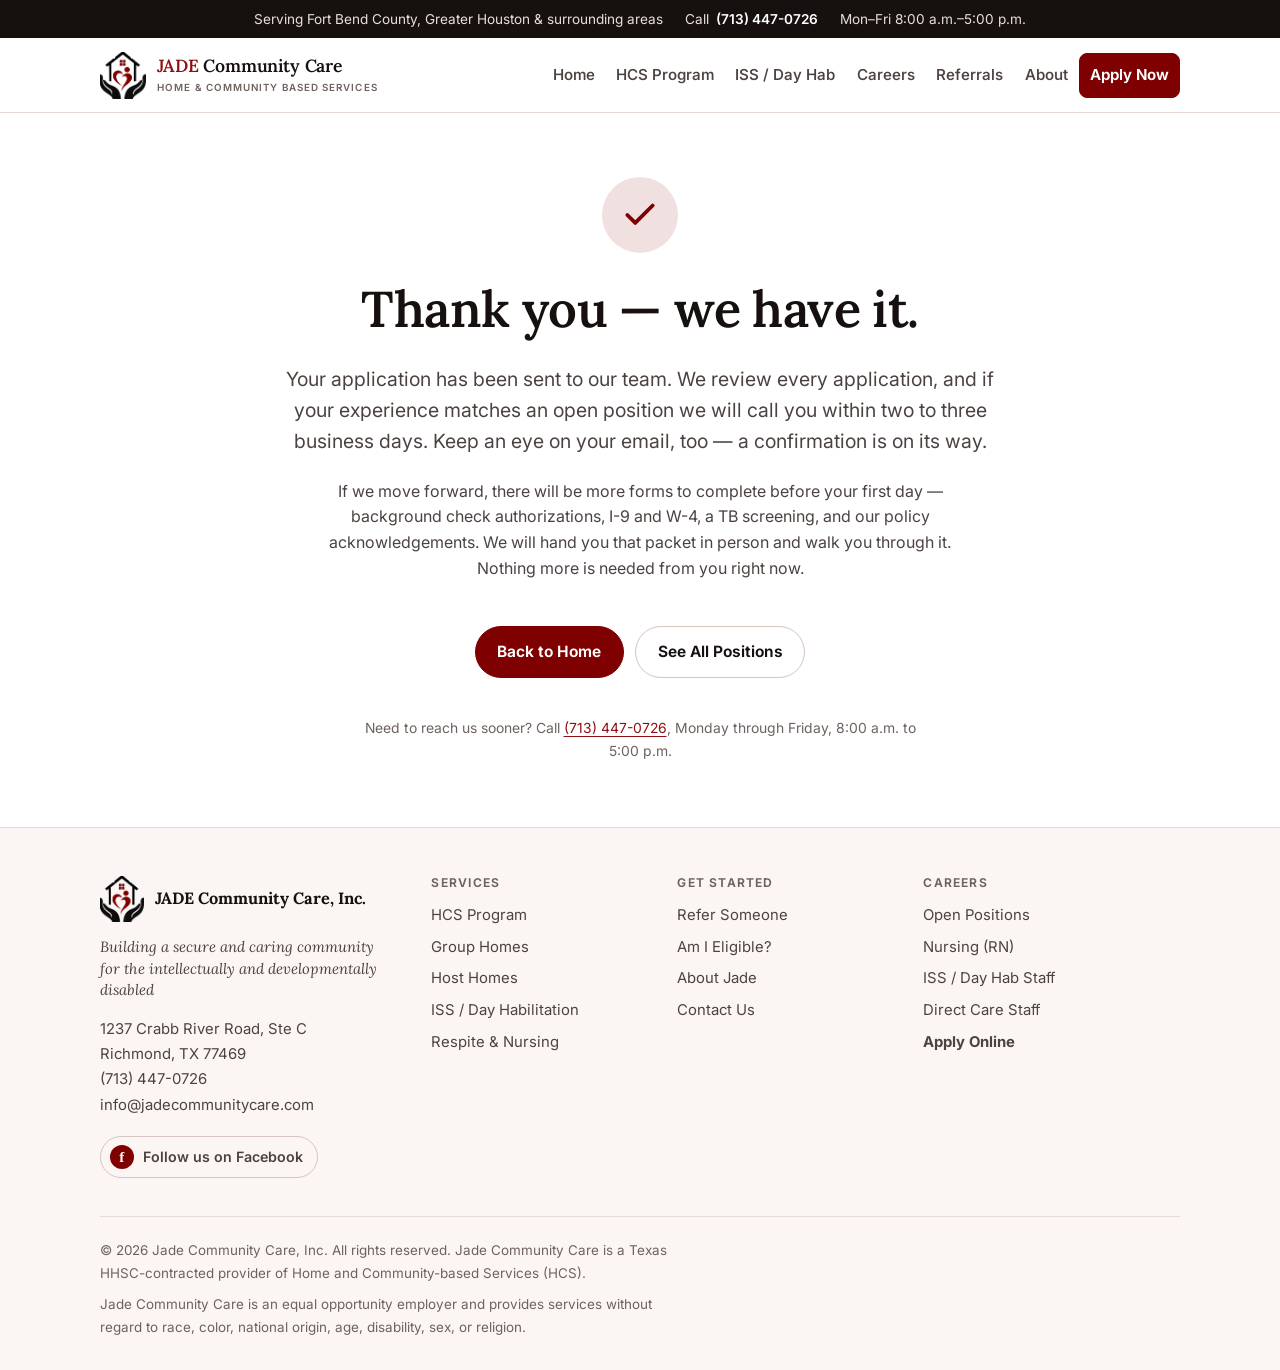
<file: thank-you.html>
<!DOCTYPE html>
<html lang="en">
<head>
<meta charset="utf-8">
<meta name="viewport" content="width=device-width, initial-scale=1">
<title>Thank You | Jade Community Care</title>
<meta name="description" content="Your message has been received by Jade Community Care.">
<link rel="canonical" href="https://jadecommunitycare.com/thank-you.html">
<meta property="og:type" content="website">
<meta property="og:site_name" content="Jade Community Care, Inc.">
<meta property="og:title" content="Thank You | Jade Community Care">
<meta property="og:description" content="Your message has been received by Jade Community Care.">
<meta property="og:image" content="https://jadecommunitycare.com/assets/logo-512.png">
<meta name="twitter:card" content="summary">
<meta name="theme-color" content="#7F0000">
<link rel="icon" href="assets/favicon.ico" sizes="any">
<link rel="icon" type="image/png" href="assets/logo-192.png">
<link rel="apple-touch-icon" href="assets/logo-192.png">
<link rel="preconnect" href="https://fonts.googleapis.com">
<link rel="preconnect" href="https://fonts.gstatic.com" crossorigin>
<link href="https://fonts.googleapis.com/css2?family=Inter:wght@400;500;600;700&family=Lora:wght@500;600;700&display=swap" rel="stylesheet">
<link rel="stylesheet" href="assets/styles.css">
<meta name="robots" content="noindex">
</head>
<body>
<a class="skip" href="#main">Skip to main content</a>
<div class="topbar"><div class="wrap">
  <span>Serving Fort Bend County, Greater Houston &amp; surrounding areas</span>
  <span>Call <a href="tel:+17134470726">(713) 447-0726</a></span>
  <span>Mon&ndash;Fri 8:00&nbsp;a.m.&ndash;5:00&nbsp;p.m.</span>
</div></div>
<header class="site-header"><div class="wrap">
  <a class="brand" href="index.html">
    <img src="assets/mark.png" alt="" width="46" height="48">
    <span><b><i>JADE</i> Community Care</b><small>Home &amp; Community Based Services</small></span>
  </a>
  <button class="nav-toggle" type="button" aria-expanded="false" aria-controls="nav">
    <svg width="16" height="16" viewBox="0 0 24 24" fill="none" stroke="currentColor" stroke-width="2.2" stroke-linecap="round" aria-hidden="true"><path d="M4 7h16M4 12h16M4 17h16"/></svg>
    Menu
  </button>
  <nav class="nav" id="nav" aria-label="Main">
    <a href="index.html">Home</a><a href="hcs.html">HCS Program</a><a href="iss.html">ISS / Day Hab</a><a href="careers.html">Careers</a><a href="refer.html">Referrals</a><a href="about.html">About</a>
    <a class="btn btn--primary" href="apply.html">Apply Now</a>
  </nav>
</div></header>
<main id="main">

<section class="wrap narrow"><div class="confirm">
  <span class="tick" aria-hidden="true"><svg viewBox="0 0 24 24"><path d="M20 6 9 17l-5-5"/></svg></span>
  <h1 id="ty-head">Thank you &mdash; we have it.</h1>
  <p class="lede" id="ty-body">Your application has been sent to our team. We review every
  application, and if your experience matches an open position we will call you within two to three
  business days. Keep an eye on your email, too &mdash; a confirmation is on its way.</p>
  <p class="lede" id="ty-more" style="font-size:1rem">If we move forward, there will be more forms
  to complete before your first day &mdash; background check authorizations, I-9 and W-4, a TB
  screening, and our policy acknowledgements. We will hand you that packet in person and walk you
  through it. Nothing more is needed from you right now.</p>
  <div class="btn-row" style="justify-content:center">
    <a class="btn btn--primary" href="index.html">Back to Home</a>
    <a class="btn btn--ghost" href="careers.html">See All Positions</a>
  </div>
  <p class="legal" style="margin-top:2.4rem">Need to reach us sooner? Call
  <a href="tel:+17134470726">(713) 447-0726</a>, Monday through Friday, 8:00&nbsp;a.m. to
  5:00&nbsp;p.m.</p>
</div></section>
<script>
(function () {
  if (new URLSearchParams(location.search).get("t") === "referral") {
    document.getElementById("ty-head").textContent = "Thank you \u2014 your message is on its way.";
    document.getElementById("ty-body").textContent =
      "Someone from our intake team will follow up with you within one business day. If your question is urgent, please call the office directly.";
    document.getElementById("ty-more").hidden = true;
  }
})();
</script>

</main>
<footer class="site-footer"><div class="wrap">
  <div class="cols">
    <div>
      <div class="foot-brand">
        <img src="assets/mark.png" alt="" width="44" height="46">
        <b>JADE Community Care, Inc.</b>
      </div>
      <p class="foot-motto">Building a secure and caring community for the intellectually and developmentally disabled</p>
      <address>
        1237 Crabb River Road, Ste C<br>Richmond, TX 77469<br>
        <a href="tel:+17134470726">(713) 447-0726</a><br>
        <a href="mailto:info@jadecommunitycare.com">info@jadecommunitycare.com</a>
      </address>
      
      <a class="social" href="https://www.facebook.com/p/JADE-Community-Care-Inc-100076214989633/" target="_blank" rel="noopener">
        <span aria-hidden="true">f</span> Follow us on Facebook
      </a>
    </div>
    <div>
      <h4>Services</h4>
      <ul>
        <li><a href="hcs.html">HCS Program</a></li>
        <li><a href="hcs.html#living">Group Homes</a></li>
        <li><a href="hcs.html#living">Host Homes</a></li>
        <li><a href="iss.html">ISS / Day Habilitation</a></li>
        <li><a href="hcs.html#services">Respite &amp; Nursing</a></li>
      </ul>
    </div>
    <div>
      <h4>Get Started</h4>
      <ul>
        <li><a href="refer.html">Refer Someone</a></li>
        <li><a href="hcs.html#eligibility">Am I Eligible?</a></li>
        <li><a href="about.html">About Jade</a></li>
        <li><a href="about.html#contact">Contact Us</a></li>
      </ul>
    </div>
    <div>
      <h4>Careers</h4>
      <ul>
        <li><a href="careers.html">Open Positions</a></li>
        <li><a href="careers.html#nurses">Nursing (RN)</a></li>
        <li><a href="careers.html#iss-staff">ISS / Day Hab Staff</a></li>
        <li><a href="careers.html#dsp">Direct Care Staff</a></li>
        <li><a href="apply.html"><strong>Apply Online</strong></a></li>
      </ul>
    </div>
  </div>
  <div class="colophon">
    <p>&copy; 2026 Jade Community Care, Inc. All rights reserved. Jade Community Care is a Texas
    HHSC-contracted provider of Home and Community-based Services (HCS).</p>
    <p>Jade Community Care is an equal opportunity employer and provides services without regard to
    race, color, national origin, age, disability, sex, or religion.</p>
  </div>
</div></footer>
<script src="assets/app.js"></script>
</body>
</html>
</file>
<file: assets/styles.css>
/* Jade Community Care — site styles */

:root {
  --ink:        #16110F;
  --ink-2:      #4C4340;
  --ink-3:      #6E625E;
  --red:        #7F0000;
  --red-deep:   #8E1014;
  --red-ink:    #5E0000;
  --paper:      #FFFFFF;
  --cream:      #FBF6F4;
  --cream-2:    #F3EBE8;
  --line:       #E6DAD6;
  --line-2:     #D6C5C1;
  --focus:      #0B57D0;
  --shadow:     0 1px 2px rgba(22,17,15,.05), 0 8px 24px -12px rgba(22,17,15,.16);
  --shadow-lg:  0 2px 4px rgba(22,17,15,.05), 0 24px 48px -20px rgba(22,17,15,.24);
  --radius:     14px;
  --radius-sm:  9px;
  --maxw:       1120px;
  --serif: "Lora", Georgia, "Times New Roman", serif;
  --sans: "Inter", -apple-system, BlinkMacSystemFont, "Segoe UI", Roboto, Helvetica, Arial, sans-serif;
}

:root:not([data-theme="light"]) {
  color-scheme: light;
}

@media (prefers-color-scheme: dark) {
  :root:not([data-theme="light"]) {
    --ink:      #F4EEEB;
    --ink-2:    #C9BDB8;
    --ink-3:    #A3948E;
    --red:      #E0645C;
    --red-deep: #F2948C;
    --red-ink:  #F7B4AE;
    --paper:    #16110F;
    --cream:    #1D1715;
    --cream-2:  #26201D;
    --line:     #372F2C;
    --line-2:   #4A403C;
    --focus:    #8AB4F8;
    --shadow:   0 1px 2px rgba(0,0,0,.4), 0 8px 24px -12px rgba(0,0,0,.6);
    --shadow-lg:0 2px 4px rgba(0,0,0,.4), 0 24px 48px -20px rgba(0,0,0,.7);
    color-scheme: dark;
  }
}

:root[data-theme="dark"] {
  --ink:      #F4EEEB;
  --ink-2:    #C9BDB8;
  --ink-3:    #A3948E;
  --red:      #E0645C;
  --red-deep: #F2948C;
  --red-ink:  #F7B4AE;
  --paper:    #16110F;
  --cream:    #1D1715;
  --cream-2:  #26201D;
  --line:     #372F2C;
  --line-2:   #4A403C;
  --focus:    #8AB4F8;
  color-scheme: dark;
}

* { box-sizing: border-box; }

html { -webkit-text-size-adjust: 100%; scroll-behavior: smooth; }
@media (prefers-reduced-motion: reduce) {
  html { scroll-behavior: auto; }
  *, *::before, *::after { animation-duration: .001ms !important; transition-duration: .001ms !important; }
}

body {
  margin: 0;
  background: var(--paper);
  color: var(--ink);
  font-family: var(--sans);
  font-size: 17px;
  line-height: 1.65;
  -webkit-font-smoothing: antialiased;
}

img { max-width: 100%; height: auto; }

h1, h2, h3, h4 {
  font-family: var(--serif);
  font-weight: 600;
  line-height: 1.18;
  letter-spacing: -.012em;
  color: var(--ink);
  margin: 0 0 .5em;
  text-wrap: balance;
}
h1 { font-size: clamp(2rem, 1.35rem + 2.6vw, 3.15rem); }
h2 { font-size: clamp(1.5rem, 1.2rem + 1.35vw, 2.15rem); }
h3 { font-size: clamp(1.15rem, 1.05rem + .45vw, 1.4rem); }
h4 { font-size: 1.05rem; font-family: var(--sans); font-weight: 650; letter-spacing: 0; }

p { margin: 0 0 1.1em; max-width: 68ch; }
p:last-child { margin-bottom: 0; }

a { color: var(--red-deep); text-underline-offset: .18em; text-decoration-thickness: .07em; }
a:hover { color: var(--red-ink); }

:focus-visible {
  outline: 3px solid var(--focus);
  outline-offset: 2px;
  border-radius: 4px;
}

.skip {
  position: absolute; left: -9999px; top: 0;
  background: var(--ink); color: var(--paper);
  padding: .7rem 1.1rem; z-index: 200; border-radius: 0 0 8px 0; font-weight: 600;
}
.skip:focus { left: 0; }

.wrap { width: 100%; max-width: var(--maxw); margin-inline: auto; padding-inline: 20px; }
.narrow { max-width: 760px; }

.section { padding-block: clamp(3rem, 1.8rem + 4.4vw, 5.5rem); }
.section--cream { background: var(--cream); }
.section--tight { padding-block: clamp(2.2rem, 1.5rem + 2.6vw, 3.4rem); }

.eyebrow {
  font-family: var(--sans);
  font-size: .765rem;
  font-weight: 700;
  letter-spacing: .13em;
  text-transform: uppercase;
  color: var(--red-deep);
  margin: 0 0 .85rem;
}

.lede { font-size: clamp(1.06rem, 1rem + .35vw, 1.22rem); color: var(--ink-2); line-height: 1.6; }

/* ---------- header ---------- */

.topbar {
  background: var(--ink);
  color: var(--cream-2);
  font-size: .85rem;
}
.topbar .wrap {
  display: flex; flex-wrap: wrap; gap: .35rem 1.4rem;
  align-items: center; justify-content: center;
  padding-block: .5rem;
}
.topbar a { color: #fff; font-weight: 600; text-decoration: none; }
.topbar a:hover { text-decoration: underline; }
:root[data-theme="dark"] .topbar,
.topbar { color: #E8DFDA; }
.topbar span { display: inline-flex; align-items: center; gap: .45rem; }

.site-header {
  position: sticky; top: 0; z-index: 100;
  background: color-mix(in srgb, var(--paper) 92%, transparent);
  backdrop-filter: saturate(1.6) blur(12px);
  border-bottom: 1px solid var(--line);
}
.site-header .wrap {
  display: flex; align-items: center; gap: 1rem;
  min-height: 74px;
}

.brand { display: flex; align-items: center; gap: .7rem; text-decoration: none; color: var(--ink); margin-right: auto; }
.brand img { width: 46px; height: 48px; object-fit: contain; flex: none; }
.brand b { display: block; white-space: nowrap; font-family: var(--serif); font-size: 1.1rem; font-weight: 600; line-height: 1.1; letter-spacing: -.01em; }
.brand b i { font-style: normal; color: var(--red-deep); }
.brand small { display: block; white-space: nowrap; font-size: .615rem; letter-spacing: .11em; text-transform: uppercase; color: var(--ink-3); font-weight: 600; margin-top: .2rem; }

.nav { display: flex; align-items: center; gap: .1rem; }
.nav a {
  display: block; padding: .55rem .62rem; border-radius: 8px; white-space: nowrap;
  color: var(--ink-2); text-decoration: none; font-weight: 550; font-size: .945rem;
}
.nav a:hover { background: var(--cream-2); color: var(--ink); }
.nav a[aria-current="page"] { color: var(--red-deep); font-weight: 700; }

.nav-toggle {
  display: none; align-items: center; gap: .5rem;
  background: var(--cream-2); border: 1px solid var(--line-2); color: var(--ink);
  font: inherit; font-weight: 600; font-size: .9rem;
  padding: .5rem .8rem; border-radius: 9px; cursor: pointer;
}

@media (max-width: 1080px) {
  .nav-toggle { display: inline-flex; }
  .nav {
    display: none; position: absolute; left: 0; right: 0; top: 100%;
    flex-direction: column; align-items: stretch; gap: 0;
    background: var(--paper); border-bottom: 1px solid var(--line);
    padding: .5rem 20px 1rem; box-shadow: var(--shadow);
  }
  .nav.open { display: flex; }
  .nav a { padding: .8rem .4rem; white-space: normal; border-bottom: 1px solid var(--line); font-size: 1.02rem; }
  .nav .btn { margin-top: .8rem; text-align: center; border-bottom: 0; }
}

/* ---------- buttons ---------- */

.btn {
  display: inline-flex; align-items: center; justify-content: center; gap: .5rem;
  padding: .78rem 1.35rem;
  border-radius: 999px;
  border: 1.5px solid transparent;
  font: inherit; font-weight: 650; font-size: .97rem;
  text-decoration: none; cursor: pointer;
  transition: transform .12s ease, background .15s ease, border-color .15s ease;
}
.btn:active { transform: translateY(1px); }
.btn--primary { background: var(--red); border-color: var(--red); color: #fff; }
.btn--primary:hover { background: #660000; border-color: #660000; color: #fff; }
:root[data-theme="dark"] .btn--primary,
.btn--primary { color: #fff; }
@media (prefers-color-scheme: dark) {
  :root:not([data-theme="light"]) .btn--primary { background: #C2564E; border-color: #C2564E; color: #fff; }
  :root:not([data-theme="light"]) .btn--primary:hover { background: #A9453E; border-color: #A9453E; }
}
.btn--ghost { border-color: var(--line-2); color: var(--ink); background: transparent; }
.btn--ghost:hover { background: var(--cream-2); color: var(--ink); border-color: var(--ink-3); }
.btn--dark { background: var(--ink); border-color: var(--ink); color: var(--paper); }
.btn--dark:hover { color: var(--paper); opacity: .88; }
.btn--lg { padding: .95rem 1.7rem; font-size: 1.03rem; }
.btn--block { width: 100%; }

.btn-row { display: flex; flex-wrap: wrap; gap: .7rem; margin-top: 1.7rem; }

/* ---------- hero ---------- */

.hero {
  position: relative;
  background:
    radial-gradient(120% 90% at 88% 8%, color-mix(in srgb, var(--red) 11%, transparent) 0%, transparent 58%),
    linear-gradient(180deg, var(--cream) 0%, var(--paper) 100%);
  border-bottom: 1px solid var(--line);
  overflow: hidden;
}
.hero .wrap {
  display: grid; grid-template-columns: 1.25fr .85fr; gap: clamp(2rem, 1rem + 4vw, 4rem);
  align-items: center;
  padding-block: clamp(3rem, 1.8rem + 5vw, 6rem);
}
.hero h1 { margin-bottom: .45em; }
.hero-art { display: grid; place-items: center; }
.hero-art img { width: min(300px, 100%); filter: drop-shadow(0 24px 40px rgba(22,17,15,.18)); }
@media (max-width: 860px) {
  .hero .wrap { grid-template-columns: 1fr; }
  .hero-art { order: -1; }
  .hero-art img { width: min(180px, 55%); }
}

.trust {
  display: flex; flex-wrap: wrap; gap: .5rem .55rem; margin-top: 1.8rem; padding: 0; list-style: none;
}
.trust li {
  display: inline-flex; align-items: center; gap: .4rem;
  background: var(--paper); border: 1px solid var(--line);
  border-radius: 999px; padding: .38rem .8rem;
  font-size: .84rem; font-weight: 600; color: var(--ink-2);
}
.trust li::before { content: ""; width: 7px; height: 7px; border-radius: 50%; background: var(--red); flex: none; }

/* ---------- cards ---------- */

.grid { display: grid; gap: 1.15rem; }
.grid--3 { grid-template-columns: repeat(auto-fit, minmax(270px, 1fr)); }
.grid--2 { grid-template-columns: repeat(auto-fit, minmax(320px, 1fr)); }

.card {
  background: var(--paper);
  border: 1px solid var(--line);
  border-radius: var(--radius);
  padding: 1.5rem 1.45rem;
  box-shadow: var(--shadow);
  display: flex; flex-direction: column;
}
.card h3 { margin-bottom: .4rem; }
.card p { font-size: .965rem; color: var(--ink-2); }
.card .card-link { margin-top: auto; padding-top: 1rem; font-weight: 650; font-size: .93rem; text-decoration: none; }
.card .card-link::after { content: " \2192"; }
.card .card-link:hover { text-decoration: underline; }
.card--link { text-decoration: none; color: inherit; transition: border-color .15s ease, transform .15s ease, box-shadow .15s ease; }
.card--link:hover { border-color: var(--line-2); transform: translateY(-2px); box-shadow: var(--shadow-lg); color: inherit; }

.card-ico {
  width: 42px; height: 42px; border-radius: 11px;
  background: color-mix(in srgb, var(--red) 12%, var(--paper));
  display: grid; place-items: center; margin-bottom: 1rem; flex: none;
}
.card-ico svg { width: 22px; height: 22px; stroke: var(--red-deep); fill: none; stroke-width: 1.8; stroke-linecap: round; stroke-linejoin: round; }

/* ---------- service list ---------- */

.svc-list { list-style: none; margin: 0; padding: 0; display: grid; gap: .55rem; grid-template-columns: repeat(auto-fit, minmax(260px, 1fr)); }
.svc-list li {
  position: relative; padding: .7rem .9rem .7rem 2.2rem;
  background: var(--paper); border: 1px solid var(--line); border-radius: var(--radius-sm);
  font-size: .95rem; font-weight: 550;
}
.svc-list li::before {
  content: ""; position: absolute; left: .85rem; top: 1.18rem;
  width: 8px; height: 8px; border-radius: 2px; background: var(--red);
}
.svc-list li span { display: block; font-weight: 400; font-size: .86rem; color: var(--ink-3); margin-top: .1rem; }

/* ---------- steps ---------- */

.steps { list-style: none; counter-reset: s; margin: 2rem 0 0; padding: 0; display: grid; gap: 1.1rem; }
.steps li {
  counter-increment: s; position: relative; padding-left: 3.4rem; min-height: 2.4rem;
}
.steps li::before {
  content: counter(s);
  position: absolute; left: 0; top: -.1rem;
  width: 2.4rem; height: 2.4rem; border-radius: 50%;
  background: var(--red); color: #fff;
  display: grid; place-items: center;
  font-family: var(--serif); font-size: 1.05rem; font-weight: 600;
}
.steps li h4 { margin: .35rem 0 .3rem; }
.steps li p { font-size: .95rem; color: var(--ink-2); }

/* ---------- accordion ---------- */

details.acc {
  border: 1px solid var(--line); border-radius: var(--radius-sm);
  background: var(--paper); margin-bottom: .65rem;
}
details.acc > summary {
  cursor: pointer; list-style: none;
  padding: 1rem 2.6rem 1rem 1.1rem; position: relative;
  font-weight: 640; font-size: 1rem;
  border-radius: var(--radius-sm);
}
details.acc > summary::-webkit-details-marker { display: none; }
details.acc > summary::after {
  content: ""; position: absolute; right: 1.1rem; top: 1.35rem;
  width: 9px; height: 9px; border-right: 2px solid var(--red-deep); border-bottom: 2px solid var(--red-deep);
  transform: rotate(45deg); transition: transform .18s ease;
}
details.acc[open] > summary::after { transform: rotate(-135deg); top: 1.5rem; }
details.acc > div { padding: 0 1.1rem 1.1rem; color: var(--ink-2); font-size: .96rem; }
details.acc > div p { font-size: inherit; }

/* ---------- callout ---------- */

.callout {
  border-left: 4px solid var(--red);
  background: var(--cream);
  border-radius: 0 var(--radius-sm) var(--radius-sm) 0;
  padding: 1.15rem 1.3rem;
  margin: 1.8rem 0;
}
.callout h4 { margin-top: 0; }
.callout p { font-size: .95rem; color: var(--ink-2); }

/* ---------- CTA band ---------- */

.band {
  background: var(--ink); color: #F4EEEB;
  padding-block: clamp(2.6rem, 1.8rem + 3vw, 4rem);
}
.band h2 { color: #fff; }
.band p { color: #CFC3BE; }
.band .wrap { display: grid; grid-template-columns: 1.4fr auto; gap: 2rem; align-items: center; }
@media (max-width: 760px) { .band .wrap { grid-template-columns: 1fr; } }

/* ---------- roles ---------- */

.role {
  border: 1px solid var(--line); border-radius: var(--radius);
  background: var(--paper); padding: 1.6rem 1.5rem; box-shadow: var(--shadow);
  margin-bottom: 1.1rem;
}
.role-head { display: flex; flex-wrap: wrap; gap: .6rem 1rem; align-items: baseline; justify-content: space-between; }
.role-head h3 { margin: 0; }
.tag {
  display: inline-block; font-size: .755rem; font-weight: 700; letter-spacing: .07em; text-transform: uppercase;
  background: color-mix(in srgb, var(--red) 12%, var(--paper)); color: var(--red-ink);
  border-radius: 999px; padding: .3rem .7rem;
}
.role ul { margin: .9rem 0 0; padding-left: 1.15rem; color: var(--ink-2); font-size: .95rem; }
.role ul li { margin-bottom: .3rem; }
.role .meta { font-size: .89rem; color: var(--ink-3); margin: .5rem 0 0; font-weight: 600; }

/* ---------- forms ---------- */

.form { margin-top: 2rem; }
fieldset {
  border: 1px solid var(--line); border-radius: var(--radius);
  padding: 1.5rem 1.4rem 1.6rem; margin: 0 0 1.3rem;
  background: var(--paper);
}
legend {
  font-family: var(--serif); font-size: 1.2rem; font-weight: 600;
  padding: 0 .55rem; margin-left: -.55rem; color: var(--ink);
}
legend small { display: block; font-family: var(--sans); font-size: .82rem; font-weight: 500; color: var(--ink-3); letter-spacing: 0; }

.field { margin-bottom: 1.05rem; }
.field:last-child { margin-bottom: 0; }
.row { display: grid; gap: 1.05rem; grid-template-columns: repeat(2, minmax(0, 1fr)); align-items: end; }
.row-3    { grid-template-columns: repeat(3, minmax(0, 1fr)); }
.row-name { grid-template-columns: minmax(0,1fr) 5.5rem minmax(0,1fr); }
.row-csz  { grid-template-columns: minmax(0,1fr) 7rem 8rem; }
.row-street { grid-template-columns: minmax(0,1fr) 11rem; }
@media (max-width: 660px) {
  .row, .row-3, .row-name, .row-csz, .row-street { grid-template-columns: 1fr; }
}

label { display: block; font-weight: 600; font-size: .93rem; margin-bottom: .38rem; color: var(--ink); }
label .req { color: var(--red-deep); }
label .hint { display: block; font-weight: 400; font-size: .84rem; color: var(--ink-3); margin-top: .15rem; }

input[type="text"], input[type="email"], input[type="tel"], input[type="date"], input[type="url"],
input[type="number"], select, textarea {
  width: 100%; font: inherit; font-size: 1rem;
  color: var(--ink); background: var(--paper);
  border: 1.5px solid var(--line-2); border-radius: var(--radius-sm);
  padding: .68rem .8rem;
}
textarea { min-height: 110px; resize: vertical; line-height: 1.55; }
select {
  appearance: none;
  background-image: linear-gradient(45deg, transparent 50%, var(--ink-3) 50%), linear-gradient(135deg, var(--ink-3) 50%, transparent 50%);
  background-position: calc(100% - 20px) 1.18rem, calc(100% - 14px) 1.18rem;
  background-size: 6px 6px, 6px 6px;
  background-repeat: no-repeat;
  padding-right: 2.4rem;
}
input:hover, select:hover, textarea:hover { border-color: var(--ink-3); }
input:focus, select:focus, textarea:focus { border-color: var(--focus); }
input[type="file"] {
  width: 100%; font: inherit; font-size: .93rem;
  padding: .6rem; border: 1.5px dashed var(--line-2); border-radius: var(--radius-sm);
  background: var(--cream); color: var(--ink-2);
}

.check { display: flex; gap: .65rem; align-items: flex-start; margin-bottom: .55rem; }
.check input { margin-top: .3rem; width: 18px; height: 18px; flex: none; accent-color: var(--red); }
.check label { margin: 0; font-weight: 500; font-size: .95rem; }
.check-grid { display: grid; grid-template-columns: repeat(auto-fit, minmax(190px, 1fr)); gap: .1rem .9rem; }

.radio-row { display: flex; flex-wrap: wrap; gap: .5rem .9rem; }
.radio-row .check { margin-bottom: 0; }

.honey { position: absolute !important; left: -9999px !important; }

.legal { font-size: .87rem; color: var(--ink-3); }
.legal p { font-size: inherit; }

.form-note {
  background: var(--cream); border: 1px solid var(--line);
  border-radius: var(--radius-sm); padding: 1rem 1.15rem;
  font-size: .9rem; color: var(--ink-2); margin-bottom: 1.5rem;
}

/* ---------- contact ---------- */

.contact-card {
  background: var(--paper); border: 1px solid var(--line);
  border-radius: var(--radius); padding: 1.6rem 1.5rem; box-shadow: var(--shadow);
}
.contact-card dl { margin: 0; display: grid; gap: 1.1rem; }
.contact-card dt { font-size: .755rem; font-weight: 700; letter-spacing: .1em; text-transform: uppercase; color: var(--ink-3); margin-bottom: .2rem; }
.contact-card dd { margin: 0; font-size: 1.02rem; font-weight: 550; }
.contact-card dd a { font-weight: 650; }

/* ---------- footer ---------- */

.site-footer { background: var(--cream); border-top: 1px solid var(--line); padding-block: 3rem 2rem; font-size: .93rem; }
.site-footer .cols { display: grid; grid-template-columns: 1.4fr 1fr 1fr 1.2fr; gap: 2rem; }
@media (max-width: 860px) { .site-footer .cols { grid-template-columns: 1fr 1fr; } }
@media (max-width: 520px) { .site-footer .cols { grid-template-columns: 1fr; } }
.site-footer h4 { font-size: .755rem; letter-spacing: .1em; text-transform: uppercase; color: var(--ink-3); margin-bottom: .8rem; }
.site-footer ul { list-style: none; margin: 0; padding: 0; }
.site-footer li { margin-bottom: .45rem; }
.site-footer a { color: var(--ink-2); text-decoration: none; }
.site-footer a:hover { color: var(--red-deep); text-decoration: underline; }
.site-footer address { font-style: normal; color: var(--ink-2); line-height: 1.7; }
.foot-brand { display: flex; gap: .7rem; align-items: center; margin-bottom: .9rem; }
.foot-brand img { width: 44px; height: 46px; object-fit: contain; }
.foot-brand b { font-family: var(--serif); font-size: 1.02rem; }
.colophon {
  margin-top: 2.4rem; padding-top: 1.4rem; border-top: 1px solid var(--line);
  display: flex; flex-wrap: wrap; gap: .6rem 1.6rem; justify-content: space-between;
  font-size: .84rem; color: var(--ink-3);
}
.colophon p { margin: 0; max-width: 72ch; }

/* ---------- misc ---------- */

.sr-only {
  position: absolute; width: 1px; height: 1px; padding: 0; margin: -1px;
  overflow: hidden; clip: rect(0,0,0,0); white-space: nowrap; border: 0;
}
.center { text-align: center; }
.center p { margin-inline: auto; }
.center .btn-row { justify-content: center; }
hr.rule { border: 0; border-top: 1px solid var(--line); margin: 2.6rem 0; }

.confirm {
  display: grid; place-items: center; text-align: center;
  min-height: 62vh; padding-block: 4rem;
}
.confirm .tick {
  width: 76px; height: 76px; border-radius: 50%;
  background: color-mix(in srgb, var(--red) 12%, var(--paper));
  display: grid; place-items: center; margin-bottom: 1.6rem;
}
.confirm .tick svg { width: 38px; height: 38px; stroke: var(--red); fill: none; stroke-width: 2.4; stroke-linecap: round; stroke-linejoin: round; }

table.rates { width: 100%; border-collapse: collapse; font-size: .94rem; }
table.rates th, table.rates td { text-align: left; padding: .75rem .8rem; border-bottom: 1px solid var(--line); }
table.rates th { font-size: .78rem; letter-spacing: .08em; text-transform: uppercase; color: var(--ink-3); }
.table-scroll { overflow-x: auto; }

@media (max-width: 620px) {
  .brand small { display: none; }
  .brand b { font-size: 1.02rem; }
  .brand img { width: 40px; height: 42px; }
  .site-header .wrap { min-height: 66px; gap: .6rem; }
  .topbar { font-size: .8rem; }
}

/* nav link rules must not win over button styling */
.nav a.btn--primary { color: #fff; background: var(--red); border-color: var(--red); font-weight: 650; }
.nav a.btn--primary:hover { color: #fff; background: #660000; border-color: #660000; }
@media (prefers-color-scheme: dark) {
  :root:not([data-theme="light"]) .nav a.btn--primary { background: #C2564E; border-color: #C2564E; color: #fff; }
}
:root[data-theme="dark"] .nav a.btn--primary { background: #C2564E; border-color: #C2564E; color: #fff; }
.band a.btn--ghost { color: #F4EEEB; border-color: #6E625E; }
.band a.btn--ghost:hover { color: #fff; background: rgba(255,255,255,.08); border-color: #9B8D88; }

/* legend: render as a full-width heading inside the fieldset instead of
   notching the border (multi-line legends overlap the border otherwise) */
fieldset { padding-top: 1.4rem; }
legend {
  float: left; width: 100%;
  padding: 0 0 .75rem; margin: 0 0 1.25rem;
  border-bottom: 1px solid var(--line);
}
legend small { margin-top: .15rem; }
legend ~ * { clear: left; }

/* ---------- print: save a completed application as a PDF ---------- */

.print-only { display: none; }

@media print {
  :root {
    --ink: #000; --ink-2: #222; --ink-3: #444;
    --paper: #fff; --cream: #fff; --cream-2: #fff;
    --line: #999; --line-2: #666; --red: #7F0000; --red-deep: #5E0000;
  }
  @page { size: letter; margin: 0.6in 0.65in 0.7in; }

  .topbar, .site-header, .site-footer, .band, .btn, .btn-row,
  .skip, .form-note, .hero-art, .nav, .nav-toggle, .trust { display: none !important; }

  body { background: #fff !important; color: #000; font-size: 10.5pt; line-height: 1.4; }
  main { padding: 0 !important; }
  .section { padding-block: 0 !important; background: #fff !important; border: 0 !important; }
  .wrap { max-width: none; padding-inline: 0; }
  .narrow { max-width: none; }
  .section--tight .eyebrow, .section--tight h1, .section--tight .lede { display: none; }

  .print-only { display: block; }
  .print-head {
    display: flex; align-items: center; gap: 14px;
    border-bottom: 2px solid #7F0000; padding-bottom: 10px; margin-bottom: 16px;
  }
  .print-head img { width: 62px; height: 64px; }
  .print-head b { font-family: var(--serif); font-size: 15pt; display: block; line-height: 1.15; }
  .print-head span { font-size: 8pt; letter-spacing: .09em; text-transform: uppercase; color: #444; }
  .print-head .doc { margin-left: auto; text-align: right; font-size: 9pt; color: #333; }
  .print-head .doc strong { display: block; font-size: 12pt; color: #000; }

  .form { margin-top: 0; }
  fieldset {
    border: 0; padding: 6px 0 4px; margin: 0 0 10px;
    background: #fff; break-inside: avoid;
  }
  legend {
    float: left; width: 100%;
    border: 0; border-bottom: 1px solid #BBB; padding: 0 0 4px; margin: 0 0 9px;
    font-size: 12pt; font-weight: 700; color: #7F0000;
  }
  legend small { font-size: 8.5pt; color: #555; }
  legend ~ * { clear: left; }

  .field { margin-bottom: 8px; break-inside: avoid; }
  .row { gap: 14px; }
  label { font-size: 8.5pt; font-weight: 700; color: #333; margin-bottom: 1px; }
  label .hint { display: none; }
  label .req { color: #888; }

  input[type="text"], input[type="email"], input[type="tel"], input[type="date"],
  input[type="number"], input[type="url"], select, textarea {
    border: 0; border-bottom: 1px solid #999; border-radius: 0;
    padding: 1px 0 2px; font-size: 10.5pt; background: #fff !important;
    color: #000; -webkit-appearance: none; appearance: none;
    background-image: none !important;
  }
  textarea { min-height: 0; height: auto; overflow: visible; border: 1px solid #BBB; padding: 4px; }
  input[type="file"] { display: none; }
  .field:has(input[type="file"]) { display: none; }
  *:focus, *:focus-visible { outline: none !important; box-shadow: none !important; }
  input:focus, select:focus, textarea:focus { border-color: #999 !important; }
  .check input { width: 11px; height: 11px; }
  .check label { font-size: 9.5pt; font-weight: 500; }
  .check-grid { gap: 0 14px; }
  .legal { font-size: 8pt; color: #333; }
  .callout { border-left: 3px solid #7F0000; background: #fff; padding: 8px 10px; }
  hr.rule { margin: 10px 0; }
  h4 { font-size: 10pt; margin: 10px 0 4px; }

  .print-foot {
    display: block; margin-top: 14px; padding-top: 8px;
    border-top: 1px solid #BBB; font-size: 8pt; color: #444; text-align: center;
  }
  a { color: #000; text-decoration: none; }
}

/* social link */
.social {
  display: inline-flex; align-items: center; gap: .55rem;
  margin-top: 1.1rem; padding: .5rem .9rem .5rem .55rem;
  border: 1px solid var(--line-2); border-radius: 999px;
  font-weight: 600; font-size: .89rem; color: var(--ink-2) !important;
  text-decoration: none !important;
}
.social span {
  width: 24px; height: 24px; border-radius: 50%; flex: none;
  background: var(--red); color: #fff;
  display: grid; place-items: center;
  font-family: Georgia, "Times New Roman", serif; font-weight: 700; font-size: .95rem;
  line-height: 1; padding-bottom: 1px;
}
.social:hover { border-color: var(--ink-3); color: var(--ink) !important; }
@media print { .social { display: none; } }

/* ---------- motto ---------- */

.motto-band {
  background: var(--cream);
  border-bottom: 1px solid var(--line);
  padding-block: clamp(1.6rem, 1.1rem + 1.8vw, 2.4rem);
}
.motto {
  font-family: var(--serif);
  font-size: clamp(1.12rem, 1rem + .75vw, 1.55rem);
  font-weight: 500;
  font-style: italic;
  line-height: 1.4;
  color: var(--ink);
  text-align: center;
  max-width: 34ch;
  margin-inline: auto;
  position: relative;
  text-wrap: balance;
}
.motto::before {
  content: "";
  display: block;
  width: 40px;
  height: 3px;
  border-radius: 2px;
  background: var(--red);
  margin: 0 auto 1rem;
}
.motto--left {
  text-align: left;
  margin-inline: 0;
  margin-top: 1.6rem;
  max-width: 30ch;
  font-size: clamp(1.08rem, 1rem + .5vw, 1.3rem);
}
.motto--left::before { margin-left: 0; margin-right: 0; }

.foot-motto {
  font-family: var(--serif);
  font-style: italic;
  font-size: .93rem;
  line-height: 1.45;
  color: var(--ink-2);
  max-width: 32ch;
  margin: 0 0 1rem;
}

@media print {
  .motto-band, .foot-motto { display: none; }
  .motto--left { display: none; }
}
</file>
